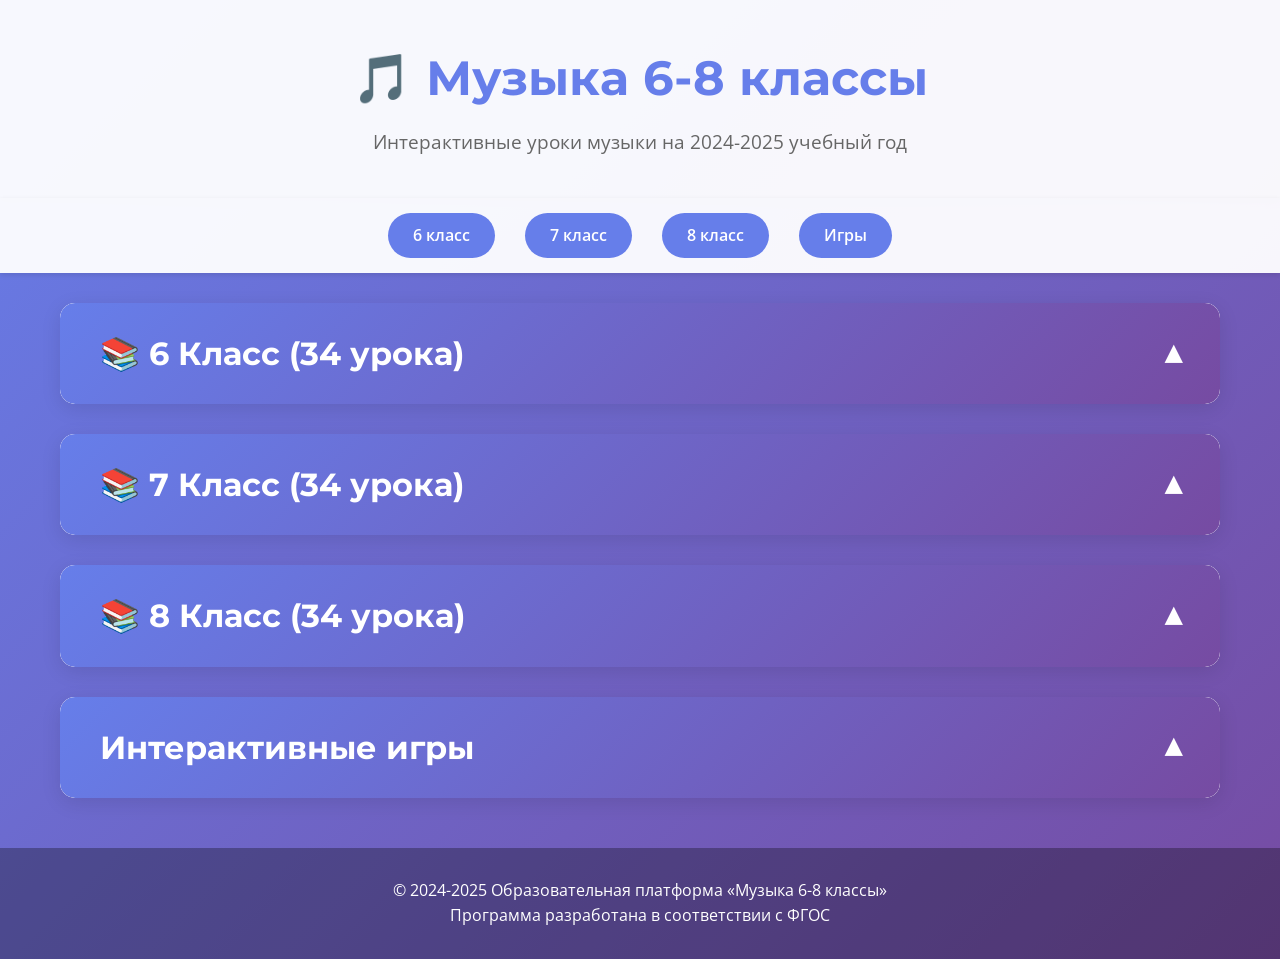
<file: index.html>
<!doctype html>
<html lang="ru">
  <head>
    <meta charset="UTF-8" />
    <meta name="viewport" content="width=device-width, initial-scale=1.0" />
    <title>Музыка 6-8 классы - Образовательная платформа</title>
    <link rel="stylesheet" href="style.css" />
    <link
      href="https://fonts.googleapis.com/css2?family=Montserrat:wght@400;600;700&family=Open+Sans:wght@400;600&display=swap"
      rel="stylesheet"
    />
  </head>
  <body>
    <header class="main-header">
      <div class="container">
        <h1>🎵 Музыка 6-8 классы</h1>
        <p class="subtitle">
          Интерактивные уроки музыки на 2024-2025 учебный год
        </p>
      </div>
    </header>

    <nav class="main-nav">
      <div class="container">
        <ul>
          <li><a href="#grade6" class="grade-btn">6 класс</a></li>
          <li><a href="#grade7" class="grade-btn">7 класс</a></li>
          <li><a href="#grade8" class="grade-btn">8 класс</a></li>
          <li><a href="#games" class="grade-btn">Игры</a></li>
        </ul>
      </div>
    </nav>

    <main class="container">
      <!-- 6 КЛАСС -->
      <section id="grade6" class="grade-section">
        <div class="grade-header" onclick="toggleGrade('grade6')">
          <h2>📚 6 Класс (34 урока)</h2>
          <span class="grade-arrow" id="arrow-grade6">▼</span>
        </div>
        <div class="grade-content" id="content-grade6">
          <div class="lessons-grid">
            <div class="lesson-card" data-lesson="1">
              <h3>Урок 1: «Подожди, не спеши, у берёз посиди...»</h3>
              <p>Народное искусство Древней Руси</p>
              <button class="start-btn" onclick="openLesson(6, 1)">
                Начать урок
              </button>
            </div>
            <div class="lesson-card" data-lesson="2">
              <h3>Урок 2: Современная музыкальная культура родного края</h3>
              <button class="start-btn" onclick="openLesson(6, 2)">
                Начать урок
              </button>
            </div>
            <div class="lesson-card" data-lesson="3">
              <h3>Урок 3: Обряды и обычаи в фольклоре</h3>
              <button class="start-btn" onclick="openLesson(6, 3)">
                Начать урок
              </button>
            </div>
            <div class="lesson-card" data-lesson="4">
              <h3>Урок 4: Народное искусство Древней Руси</h3>
              <button class="start-btn" onclick="openLesson(6, 4)">
                Начать урок
              </button>
            </div>
            <div class="lesson-card" data-lesson="5">
              <h3>Урок 5: Фольклорные традиции родного края</h3>
              <button class="start-btn" onclick="openLesson(6, 5)">
                Начать урок
              </button>
            </div>
            <div class="lesson-card" data-lesson="6">
              <h3>Урок 6: Мир чарующих звуков: романс</h3>
              <button class="start-btn" onclick="openLesson(6, 6)">
                Начать урок
              </button>
            </div>
            <div class="lesson-card" data-lesson="7">
              <h3>Урок 7: Два музыкальных посвящения</h3>
              <p>
                Посвящения в музыке: как композиторы выражают свои чувства через
                музыку
              </p>
              <button class="start-btn" onclick="openLesson(6, 7)">
                Начать урок
              </button>
            </div>
            <div class="lesson-card" data-lesson="8">
              <h3>Урок 8: Портреты великих исполнителей</h3>
              <p>Легендарные музыканты и их вклад в мировую культуру</p>
              <button class="start-btn" onclick="openLesson(6, 8)">
                Начать урок
              </button>
            </div>
            <div class="lesson-card" data-lesson="9">
              <h3>Урок 9: «Мозаика»</h3>
              <p>Разнообразие музыкальных жанров и стилей</p>
              <button class="start-btn" onclick="openLesson(6, 9)">
                Начать урок
              </button>
            </div>
            <div class="lesson-card" data-lesson="10">
              <h3>Урок 10: Образы симфонической музыки</h3>
              <p>Симфония как высшая форма инструментальной музыки</p>
              <button class="start-btn" onclick="openLesson(6, 10)">
                Начать урок
              </button>
            </div>
            <div class="lesson-card" data-lesson="11">
              <h3>Урок 11: Патриотические чувства народов России</h3>
              <p>Музыкальное выражение любви к Родине</p>
              <button class="start-btn" onclick="openLesson(6, 11)">
                Начать урок
              </button>
            </div>
            <div class="lesson-card" data-lesson="12">
              <h3>Урок 12: Мир музыкального театра</h3>
              <p>Опера и балет — синтез музыки и драматического искусства</p>
              <button class="start-btn" onclick="openLesson(6, 12)">
                Начать урок
              </button>
            </div>
            <div class="lesson-card" data-lesson="13">
              <h3>Урок 13: Фортуна правит миром</h3>
              <p>Тема судьбы и случая в музыкальном искусстве</p>
              <button class="start-btn" onclick="openLesson(6, 13)">
                Начать урок
              </button>
            </div>
            <div class="lesson-card" data-lesson="14">
              <h3>Урок 14: Образы камерной музыки</h3>
              <p>Камерная музыка для небольшого состава исполнителей</p>
              <button class="start-btn" onclick="openLesson(6, 14)">
                Начать урок
              </button>
            </div>
            <div class="lesson-card" data-lesson="15">
              <h3>Урок 15: Инструментальный концерт</h3>
              <p>Концерт как жанр классической музыки</p>
              <button class="start-btn" onclick="openLesson(6, 15)">
                Начать урок
              </button>
            </div>
            <div class="lesson-card" data-lesson="16">
              <h3>Урок 16: Вечные темы искусства и жизни</h3>
              <p>Любовь, смерть, природа — универсальные темы в музыке</p>
              <button class="start-btn" onclick="openLesson(6, 16)">
                Начать урок
              </button>
            </div>
            <div class="lesson-card" data-lesson="17">
              <h3>Урок 17: Программная увертюра. Увертюра-фантазия</h3>
              <p>Увертюра как самостоятельное оркестровое произведение</p>
              <button class="start-btn" onclick="openLesson(6, 17)">
                Начать урок
              </button>
            </div>
            <div class="lesson-card" data-lesson="18">
              <h3>Урок 18: По странам и континентам</h3>
              <p>Музыкальное путешествие по Европе</p>
              <button class="start-btn" onclick="openLesson(6, 18)">
                Начать урок
              </button>
            </div>
            <div class="lesson-card" data-lesson="19">
              <h3>Урок 19: По странам и континентам</h3>
              <p>Музыка Азии и Африки</p>
              <button class="start-btn" onclick="openLesson(6, 19)">
                Начать урок
              </button>
            </div>
            <div class="lesson-card" data-lesson="20">
              <h3>Урок 20: Народная музыка американского континента</h3>
              <p>Традиционная музыка Северной и Южной Америки</p>
              <button class="start-btn" onclick="openLesson(6, 20)">
                Начать урок
              </button>
            </div>
            <div class="lesson-card" data-lesson="21">
              <h3>Урок 21: Народная музыка американского континента</h3>
              <p>Латиноамериканские ритмы и мелодии</p>
              <button class="start-btn" onclick="openLesson(6, 21)">
                Начать урок
              </button>
            </div>
            <div class="lesson-card" data-lesson="22">
              <h3>Урок 22: Музыкальный образ и мастерство исполнителя</h3>
              <p>Роль исполнителя в создании музыкального образа</p>
              <button class="start-btn" onclick="openLesson(6, 22)">
                Начать урок
              </button>
            </div>
            <div class="lesson-card" data-lesson="23">
              <h3>Урок 23: Симфоническое развитие музыкальных образов</h3>
              <p>Как развиваются темы в симфонической музыке</p>
              <button class="start-btn" onclick="openLesson(6, 23)">
                Начать урок
              </button>
            </div>
            <div class="lesson-card" data-lesson="24">
              <h3>Урок 24: Симфоническое развитие музыкальных образов</h3>
              <p>Симфонические циклы и их структура</p>
              <button class="start-btn" onclick="openLesson(6, 24)">
                Начать урок
              </button>
            </div>
            <div class="lesson-card" data-lesson="25">
              <h3>Урок 25: Духовный концерт</h3>
              <p>Духовная музыка в концертном исполнении</p>
              <button class="start-btn" onclick="openLesson(6, 25)">
                Начать урок
              </button>
            </div>
            <div class="lesson-card" data-lesson="26">
              <h3>Урок 26: Духовный концерт</h3>
              <p>Хоровая духовная музыка русских композиторов</p>
              <button class="start-btn" onclick="openLesson(6, 26)">
                Начать урок
              </button>
            </div>
            <div class="lesson-card" data-lesson="27">
              <h3>Урок 27: Авторская песня: прошлое и настоящее</h3>
              <p>Бардовская песня как явление культуры</p>
              <button class="start-btn" onclick="openLesson(6, 27)">
                Начать урок
              </button>
            </div>
            <div class="lesson-card" data-lesson="28">
              <h3>
                Урок 28: Давайте понимать друг друга с полуслова: песни Булата
                Окуджавы
              </h3>
              <p>Творчество Булата Окуджавы — поэта и музыканта</p>
              <button class="start-btn" onclick="openLesson(6, 28)">
                Начать урок
              </button>
            </div>
            <div class="lesson-card" data-lesson="29">
              <h3>Урок 29: Космический пейзаж</h3>
              <p>Музыкальное изображение космоса и вселенной</p>
              <button class="start-btn" onclick="openLesson(6, 29)">
                Начать урок
              </button>
            </div>
            <div class="lesson-card" data-lesson="30">
              <h3>Урок 30: Мюзикл. Особенности жанра</h3>
              <p>Мюзикл как синтез музыки, танца и драмы</p>
              <button class="start-btn" onclick="openLesson(6, 30)">
                Начать урок
              </button>
            </div>
            <div class="lesson-card" data-lesson="31">
              <h3>Урок 31: Портрет в музыке и живописи</h3>
              <p>Создание музыкального портрета личности</p>
              <button class="start-btn" onclick="openLesson(6, 31)">
                Начать урок
              </button>
            </div>
            <div class="lesson-card" data-lesson="32">
              <h3>Урок 32: Ночной пейзаж</h3>
              <p>Ночные образы в классической музыке</p>
              <button class="start-btn" onclick="openLesson(6, 32)">
                Начать урок
              </button>
            </div>
            <div class="lesson-card" data-lesson="33">
              <h3>Урок 33: Музыка в отечественном кино</h3>
              <p>Роль музыки в российском кинематографе</p>
              <button class="start-btn" onclick="openLesson(6, 33)">
                Начать урок
              </button>
            </div>
            <div class="lesson-card" data-lesson="34">
              <h3>Урок 34: Образы киномузыки. Музыка в отечественном кино</h3>
              <p>Заключительный урок о музыке в кино</p>
              <button class="start-btn" onclick="openLesson(6, 34)">
                Начать урок
              </button>
            </div>
          </div>
          <p
            class="more-lessons"
            style="
              color: #4caf50;
              font-weight: bold;
              margin-top: 20px;
              text-align: center;
            "
          >
            ✅ Все 34 урока добавлены и готовы к работе!
          </p>
        </div>
      </section>

      <!-- 7 КЛАСС -->
      <section id="grade7" class="grade-section">
        <div class="grade-header" onclick="toggleGrade('grade7')">
          <h2>📚 7 Класс (34 урока)</h2>
          <span class="grade-arrow" id="arrow-grade7">▼</span>
        </div>
        <div class="grade-content" id="content-grade7">
          <div class="lessons-grid">
            <div class="lesson-card" data-lesson="1">
              <h3>Урок 1: Музыкальное путешествие: моя Россия</h3>
              <button class="start-btn" onclick="openLesson(7, 1)">
                Начать урок
              </button>
            </div>
            <div class="lesson-card" data-lesson="2">
              <h3>Урок 2: Семейный фольклор</h3>
              <button class="start-btn" onclick="openLesson(7, 2)">
                Начать урок
              </button>
            </div>
            <div class="lesson-card" data-lesson="3">
              <h3>Урок 3: Музыкальный народный календарь</h3>
              <button class="start-btn" onclick="openLesson(7, 3)">
                Начать урок
              </button>
            </div>
            <div class="lesson-card" data-lesson="4">
              <h3>Урок 4: Календарные народные песни</h3>
              <button class="start-btn" onclick="openLesson(7, 4)">
                Начать урок
              </button>
            </div>
            <div class="lesson-card" data-lesson="5">
              <h3>Урок 5: Этюды</h3>
              <button class="start-btn" onclick="openLesson(7, 5)">
                Начать урок
              </button>
            </div>
            <div class="lesson-card" data-lesson="6">
              <h3>Урок 6: «Я русский композитор, и... это русская музыка»</h3>
              <button class="start-btn" onclick="openLesson(7, 6)">
                Начать урок
              </button>
            </div>
            <div class="lesson-card" data-lesson="7">
              <h3>Урок 7: В музыкальном театре. Балет</h3>
              <button class="start-btn" onclick="openLesson(7, 7)">
                Начать урок
              </button>
            </div>
            <div class="lesson-card" data-lesson="8">
              <h3>Урок 8: Балеты</h3>
              <button class="start-btn" onclick="openLesson(7, 8)">
                Начать урок
              </button>
            </div>
            <div class="lesson-card" data-lesson="9">
              <h3>Урок 9: Вокальные циклы</h3>
              <button class="start-btn" onclick="openLesson(7, 9)">
                Начать урок
              </button>
            </div>
            <div class="lesson-card" data-lesson="10">
              <h3>Урок 10: Камерная музыка</h3>
              <button class="start-btn" onclick="openLesson(7, 10)">
                Начать урок
              </button>
            </div>
            <div class="lesson-card" data-lesson="11">
              <h3>Урок 11: В музыкальном театре</h3>
              <button class="start-btn" onclick="openLesson(7, 11)">
                Начать урок
              </button>
            </div>
            <div class="lesson-card" data-lesson="12">
              <h3>Урок 12: Судьба человеческая – судьба народная</h3>
              <button class="start-btn" onclick="openLesson(7, 12)">
                Начать урок
              </button>
            </div>
            <div class="lesson-card" data-lesson="13">
              <h3>Урок 13: Классика и современность</h3>
              <button class="start-btn" onclick="openLesson(7, 13)">
                Начать урок
              </button>
            </div>
            <div class="lesson-card" data-lesson="14">
              <h3>Урок 14: В концертном зале</h3>
              <button class="start-btn" onclick="openLesson(7, 14)">
                Начать урок
              </button>
            </div>
            <div class="lesson-card" data-lesson="15">
              <h3>Урок 15: Прелюдия</h3>
              <button class="start-btn" onclick="openLesson(7, 15)">
                Начать урок
              </button>
            </div>
            <div class="lesson-card" data-lesson="16">
              <h3>Урок 16: Концерт</h3>
              <button class="start-btn" onclick="openLesson(7, 16)">
                Начать урок
              </button>
            </div>
            <div class="lesson-card" data-lesson="17">
              <h3>Урок 17: Соната</h3>
              <button class="start-btn" onclick="openLesson(7, 17)">
                Начать урок
              </button>
            </div>
            <div class="lesson-card" data-lesson="18">
              <h3>Урок 18: По странам и континентам</h3>
              <button class="start-btn" onclick="openLesson(7, 18)">
                Начать урок
              </button>
            </div>
            <div class="lesson-card" data-lesson="19">
              <h3>Урок 19: Традиционная музыка народов Европы</h3>
              <button class="start-btn" onclick="openLesson(7, 19)">
                Начать урок
              </button>
            </div>
            <div class="lesson-card" data-lesson="20">
              <h3>Урок 20: Музыкальная драматургия - развитие музыки</h3>
              <button class="start-btn" onclick="openLesson(7, 20)">
                Начать урок
              </button>
            </div>
            <div class="lesson-card" data-lesson="21">
              <h3>Урок 21: Музыкальная драматургия - развитие музыки</h3>
              <button class="start-btn" onclick="openLesson(7, 21)">
                Начать урок
              </button>
            </div>
            <div class="lesson-card" data-lesson="22">
              <h3>
                Урок 22: Героические образы в музыке, литературе,
                изобразительном искусстве
              </h3>
              <button class="start-btn" onclick="openLesson(7, 22)">
                Начать урок
              </button>
            </div>
            <div class="lesson-card" data-lesson="23">
              <h3>Урок 23: Инструментальная музыка</h3>
              <button class="start-btn" onclick="openLesson(7, 23)">
                Начать урок
              </button>
            </div>
            <div class="lesson-card" data-lesson="24">
              <h3>Урок 24: Транскрипция</h3>
              <button class="start-btn" onclick="openLesson(7, 24)">
                Начать урок
              </button>
            </div>
            <div class="lesson-card" data-lesson="25">
              <h3>Урок 25: Музыкальный стиль</h3>
              <button class="start-btn" onclick="openLesson(7, 25)">
                Начать урок
              </button>
            </div>
            <div class="lesson-card" data-lesson="26">
              <h3>Урок 26: Сюжеты и образы религиозной музыки</h3>
              <button class="start-btn" onclick="openLesson(7, 26)">
                Начать урок
              </button>
            </div>
            <div class="lesson-card" data-lesson="27">
              <h3>Урок 27: Образы «Вечерни» и «Утрени»</h3>
              <button class="start-btn" onclick="openLesson(7, 27)">
                Начать урок
              </button>
            </div>
            <div class="lesson-card" data-lesson="28">
              <h3>Урок 28: Рок-опера «Иисус Христос — суперзвезда»</h3>
              <button class="start-btn" onclick="openLesson(7, 28)">
                Начать урок
              </button>
            </div>
            <div class="lesson-card" data-lesson="29">
              <h3>Урок 29: Рок-опера «Юнона и Авось» А. Рыбникова</h3>
              <button class="start-btn" onclick="openLesson(7, 29)">
                Начать урок
              </button>
            </div>
            <div class="lesson-card" data-lesson="30">
              <h3>Урок 30: «Рапсодия в стиле блюз» Дж. Гершвина</h3>
              <button class="start-btn" onclick="openLesson(7, 30)">
                Начать урок
              </button>
            </div>
            <div class="lesson-card" data-lesson="31">
              <h3>Урок 31: Популярные хиты</h3>
              <button class="start-btn" onclick="openLesson(7, 31)">
                Начать урок
              </button>
            </div>
            <div class="lesson-card" data-lesson="32">
              <h3>Урок 32: Симфоническая картина</h3>
              <button class="start-btn" onclick="openLesson(7, 32)">
                Начать урок
              </button>
            </div>
            <div class="lesson-card" data-lesson="33">
              <h3>Урок 33: Вечная красота жизни</h3>
              <button class="start-btn" onclick="openLesson(7, 33)">
                Начать урок
              </button>
            </div>
            <div class="lesson-card" data-lesson="34">
              <h3>
                Урок 34: Мир образов природы родного края в музыке, литературе,
                живописи
              </h3>
              <button class="start-btn" onclick="openLesson(7, 34)">
                Начать урок
              </button>
            </div>
          </div>
        </div>
      </section>

      <!-- 8 КЛАСС -->
      <section id="grade8" class="grade-section">
        <div class="grade-header" onclick="toggleGrade('grade8')">
          <h2>📚 8 Класс (34 урока)</h2>
          <span class="grade-arrow" id="arrow-grade8">▼</span>
        </div>
        <div class="grade-content" id="content-grade8">
          <div class="lessons-grid">
            <div class="lesson-card" data-lesson="1">
              <h3>Урок 1: Милый сердцу край</h3>
              <button class="start-btn" onclick="openLesson(8, 1)">
                Начать урок
              </button>
            </div>
            <div class="lesson-card" data-lesson="2">
              <h3>Урок 2: Исследовательский проект на одну из тем</h3>
              <button class="start-btn" onclick="openLesson(8, 2)">
                Начать урок
              </button>
            </div>
            <div class="lesson-card" data-lesson="3">
              <h3>Урок 3: Музыкальная панорама мира</h3>
              <button class="start-btn" onclick="openLesson(8, 3)">
                Начать урок
              </button>
            </div>
            <div class="lesson-card" data-lesson="4">
              <h3>Урок 4: Современная жизнь фольклора</h3>
              <button class="start-btn" onclick="openLesson(8, 4)">
                Начать урок
              </button>
            </div>
            <div class="lesson-card" data-lesson="5">
              <h3>Урок 5: Классика балетного жанра</h3>
              <button class="start-btn" onclick="openLesson(8, 5)">
                Начать урок
              </button>
            </div>
            <div class="lesson-card" data-lesson="6">
              <h3>Урок 6: В музыкальном театре</h3>
              <button class="start-btn" onclick="openLesson(8, 6)">
                Начать урок
              </button>
            </div>
            <div class="lesson-card" data-lesson="7">
              <h3>Урок 7: В концертном зале</h3>
              <button class="start-btn" onclick="openLesson(8, 7)">
                Начать урок
              </button>
            </div>
            <div class="lesson-card" data-lesson="8">
              <h3>Урок 8: Музыкальная панорама мира</h3>
              <button class="start-btn" onclick="openLesson(8, 8)">
                Начать урок
              </button>
            </div>
            <div class="lesson-card" data-lesson="9">
              <h3>Урок 9: Исследовательский проект</h3>
              <button class="start-btn" onclick="openLesson(8, 9)">
                Начать урок
              </button>
            </div>
            <div class="lesson-card" data-lesson="10">
              <h3>Урок 10: В музыкальном театре. Опера</h3>
              <button class="start-btn" onclick="openLesson(8, 10)">
                Начать урок
              </button>
            </div>
            <div class="lesson-card" data-lesson="11">
              <h3>Урок 11: «Князь Игорь»</h3>
              <button class="start-btn" onclick="openLesson(8, 11)">
                Начать урок
              </button>
            </div>
            <div class="lesson-card" data-lesson="12">
              <h3>Урок 12: Опера: строение музыкального спектакля</h3>
              <button class="start-btn" onclick="openLesson(8, 12)">
                Начать урок
              </button>
            </div>
            <div class="lesson-card" data-lesson="13">
              <h3>Урок 13: Портреты великих исполнителей</h3>
              <button class="start-btn" onclick="openLesson(8, 13)">
                Начать урок
              </button>
            </div>
            <div class="lesson-card" data-lesson="14">
              <h3>Урок 14: Музыкальные зарисовки</h3>
              <button class="start-btn" onclick="openLesson(8, 14)">
                Начать урок
              </button>
            </div>
            <div class="lesson-card" data-lesson="15">
              <h3>Урок 15: Симфония: прошлое и настоящее</h3>
              <button class="start-btn" onclick="openLesson(8, 15)">
                Начать урок
              </button>
            </div>
            <div class="lesson-card" data-lesson="16">
              <h3>Урок 16: Приёмы музыкальной драматургии</h3>
              <button class="start-btn" onclick="openLesson(8, 16)">
                Начать урок
              </button>
            </div>
            <div class="lesson-card" data-lesson="17">
              <h3>Урок 17: Лирико-драматическая симфония</h3>
              <button class="start-btn" onclick="openLesson(8, 17)">
                Начать урок
              </button>
            </div>
            <div class="lesson-card" data-lesson="18">
              <h3>Урок 18: Лирико-драматическая симфония</h3>
              <button class="start-btn" onclick="openLesson(8, 18)">
                Начать урок
              </button>
            </div>
            <div class="lesson-card" data-lesson="19">
              <h3>
                Урок 19: Воплощение восточной тематики в творчестве русских
                композиторов
              </h3>
              <button class="start-btn" onclick="openLesson(8, 19)">
                Начать урок
              </button>
            </div>
            <div class="lesson-card" data-lesson="20">
              <h3>
                Урок 20: Воплощение восточной тематики в творчестве русских
                композиторов
              </h3>
              <button class="start-btn" onclick="openLesson(8, 20)">
                Начать урок
              </button>
            </div>
            <div class="lesson-card" data-lesson="21">
              <h3>Урок 21: Музыкальные завещания потомкам</h3>
              <button class="start-btn" onclick="openLesson(8, 21)">
                Начать урок
              </button>
            </div>
            <div class="lesson-card" data-lesson="22">
              <h3>Урок 22: Музыкальные завещания потомкам</h3>
              <button class="start-btn" onclick="openLesson(8, 22)">
                Начать урок
              </button>
            </div>
            <div class="lesson-card" data-lesson="23">
              <h3>Урок 23: Музыка в храмовом синтезе искусств</h3>
              <button class="start-btn" onclick="openLesson(8, 23)">
                Начать урок
              </button>
            </div>
            <div class="lesson-card" data-lesson="24">
              <h3>
                Урок 24: Неизвестный Свиридов «О России петь — что стремиться в
                храм...»
              </h3>
              <button class="start-btn" onclick="openLesson(8, 24)">
                Начать урок
              </button>
            </div>
            <div class="lesson-card" data-lesson="25">
              <h3>Урок 25: Свет фресок Дионисия — миру</h3>
              <button class="start-btn" onclick="openLesson(8, 25)">
                Начать урок
              </button>
            </div>
            <div class="lesson-card" data-lesson="26">
              <h3>Урок 26: Классика в современной обработке</h3>
              <button class="start-btn" onclick="openLesson(8, 26)">
                Начать урок
              </button>
            </div>
            <div class="lesson-card" data-lesson="27">
              <h3>Урок 27: В музыкальном театре. Мюзикл</h3>
              <button class="start-btn" onclick="openLesson(8, 27)">
                Начать урок
              </button>
            </div>
            <div class="lesson-card" data-lesson="28">
              <h3>Урок 28: Популярные авторы мюзиклов в России</h3>
              <button class="start-btn" onclick="openLesson(8, 28)">
                Начать урок
              </button>
            </div>
            <div class="lesson-card" data-lesson="29">
              <h3>Урок 29: «Музыканты — извечные маги»</h3>
              <button class="start-btn" onclick="openLesson(8, 29)">
                Начать урок
              </button>
            </div>
            <div class="lesson-card" data-lesson="30">
              <h3>Урок 30: «Музыканты — извечные маги»</h3>
              <button class="start-btn" onclick="openLesson(8, 30)">
                Начать урок
              </button>
            </div>
            <div class="lesson-card" data-lesson="31">
              <h3>Урок 31: Музыка в кино</h3>
              <button class="start-btn" onclick="openLesson(8, 31)">
                Начать урок
              </button>
            </div>
            <div class="lesson-card" data-lesson="32">
              <h3>
                Урок 32: Жанры фильма-оперы, фильма-балета, фильма-мюзикла,
                музыкального мультфильма
              </h3>
              <button class="start-btn" onclick="openLesson(8, 32)">
                Начать урок
              </button>
            </div>
            <div class="lesson-card" data-lesson="33">
              <h3>Урок 33: Музыка к фильму «Властелин колец»</h3>
              <button class="start-btn" onclick="openLesson(8, 33)">
                Начать урок
              </button>
            </div>
            <div class="lesson-card" data-lesson="34">
              <h3>Урок 34: Музыка и песни Б.Окуджавы</h3>
              <button class="start-btn" onclick="openLesson(8, 34)">
                Начать урок
              </button>
            </div>
          </div>
        </div>
      </section>
      <!-- ИГРЫ -->
      <section id="games" class="games-section">
        <div class="grade-header" onclick="toggleGrade('games')">
          <h2>Интерактивные игры</h2>
          <span class="grade-arrow" id="arrow-games">▼</span>
        </div>
        <div class="grade-content" id="content-games">
          <div class="games-grid">
            <div class="game-card">
              <h3>📝 Кроссворд</h3>
              <p>Проверьте свои знания музыкальных терминов</p>
              <button onclick="openGame('crossword')">Играть</button>
            </div>
            <div class="game-card">
              <h3>🔤 Филворд</h3>
              <p>Найдите слова в сетке букв</p>
              <button onclick="openGame('wordsearch')">Играть</button>
            </div>
            <div class="game-card">
              <h3>😊 Эмодзи-шарада</h3>
              <p>Угадайте музыкальные произведения по эмодзи</p>
              <button onclick="openGame('emoji')">Играть</button>
            </div>
            <div class="game-card">
              <h3>🧩 Ребусы</h3>
              <p>Разгадайте музыкальные ребусы</p>
              <button onclick="openGame('rebus')">Играть</button>
            </div>
          </div>
        </div>
      </section>
    </main>
    <footer>
      <div class="container">
        <p>&copy; 2024-2025 Образовательная платформа «Музыка 6-8 классы»</p>
        <p>Программа разработана в соответствии с ФГОС</p>
      </div>
    </footer>

    <script src="script.js"></script>
  </body>
</html>
</file>
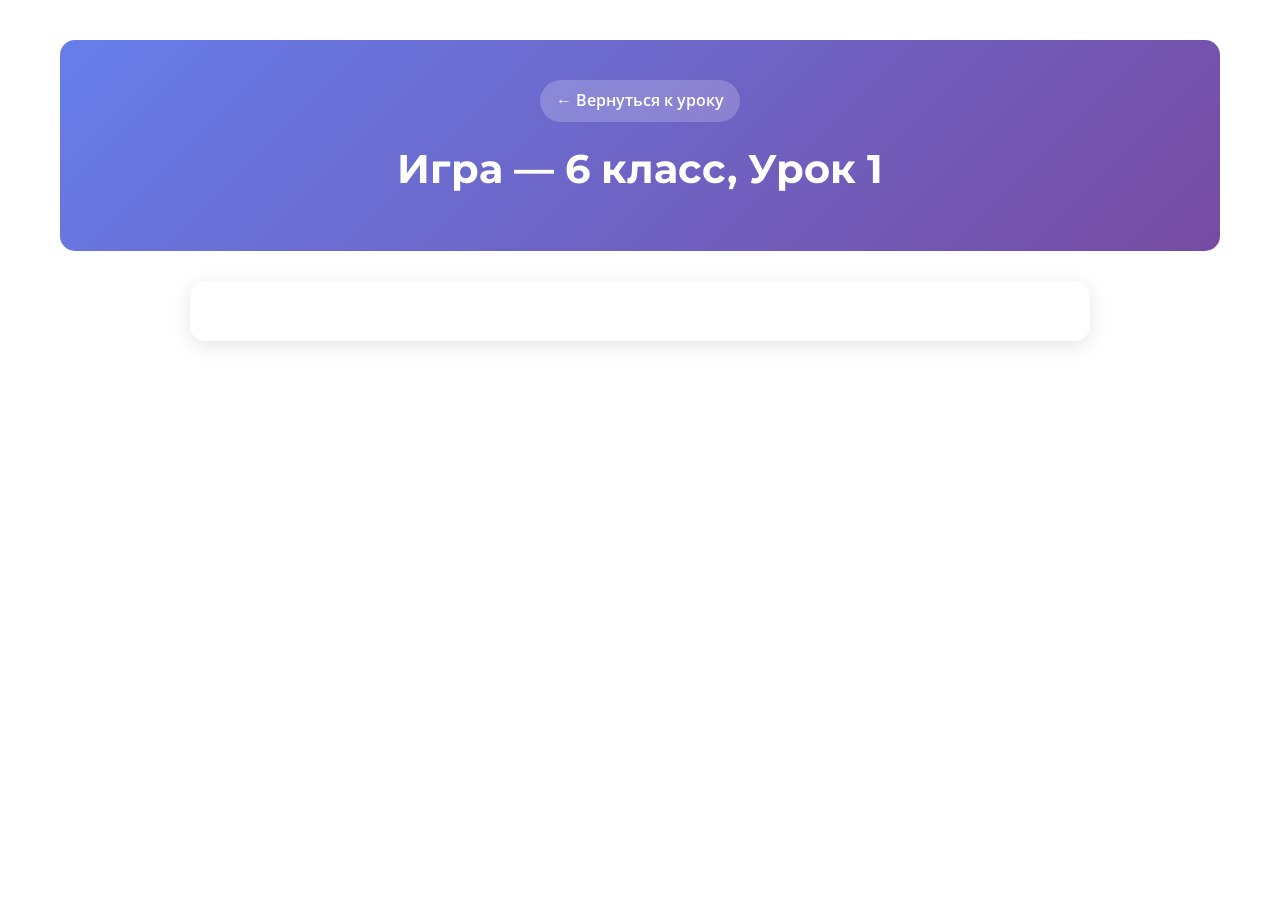
<file: game.html>
<!DOCTYPE html>
<html lang="ru">
<head>
    <meta charset="UTF-8">
    <meta name="viewport" content="width=device-width, initial-scale=1.0">
    <title>Игра - Музыка 6-8 классы</title>
    <link rel="stylesheet" href="style.css">
    <link href="https://fonts.googleapis.com/css2?family=Montserrat:wght@400;600;700&family=Open+Sans:wght@400;600&display=swap" rel="stylesheet">
</head>
<body>
    <div class="lesson-page">
        <div class="container">
            <div class="lesson-header">
                <a href="javascript:history.back()" class="back-btn">← Вернуться к уроку</a>
                <h1 id="game-title">Игра</h1>
            </div>
            <div class="game-container" id="game-container">
                <!-- Игра загрузится сюда -->
            </div>
        </div>
    </div>
    <script src="script.js"></script>
    <script src="games.js"></script>
</body>
</html>
</file>
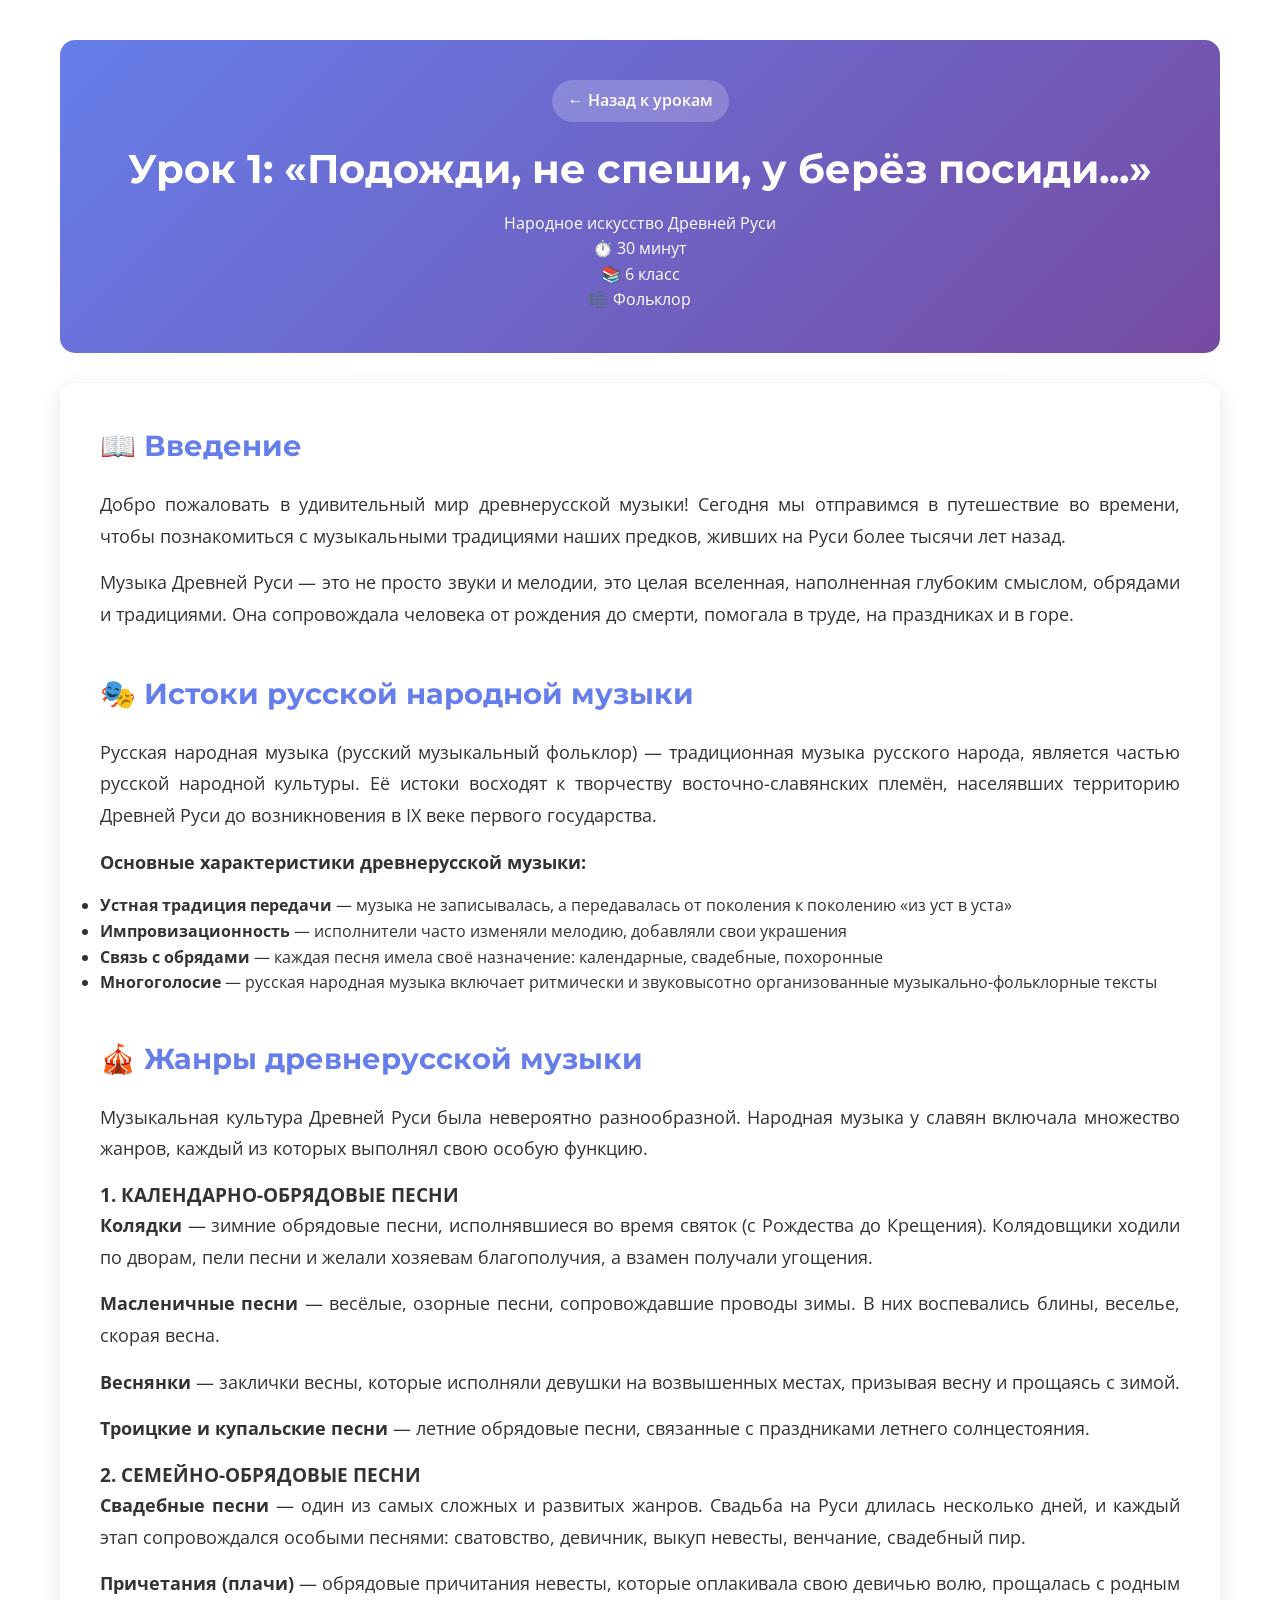
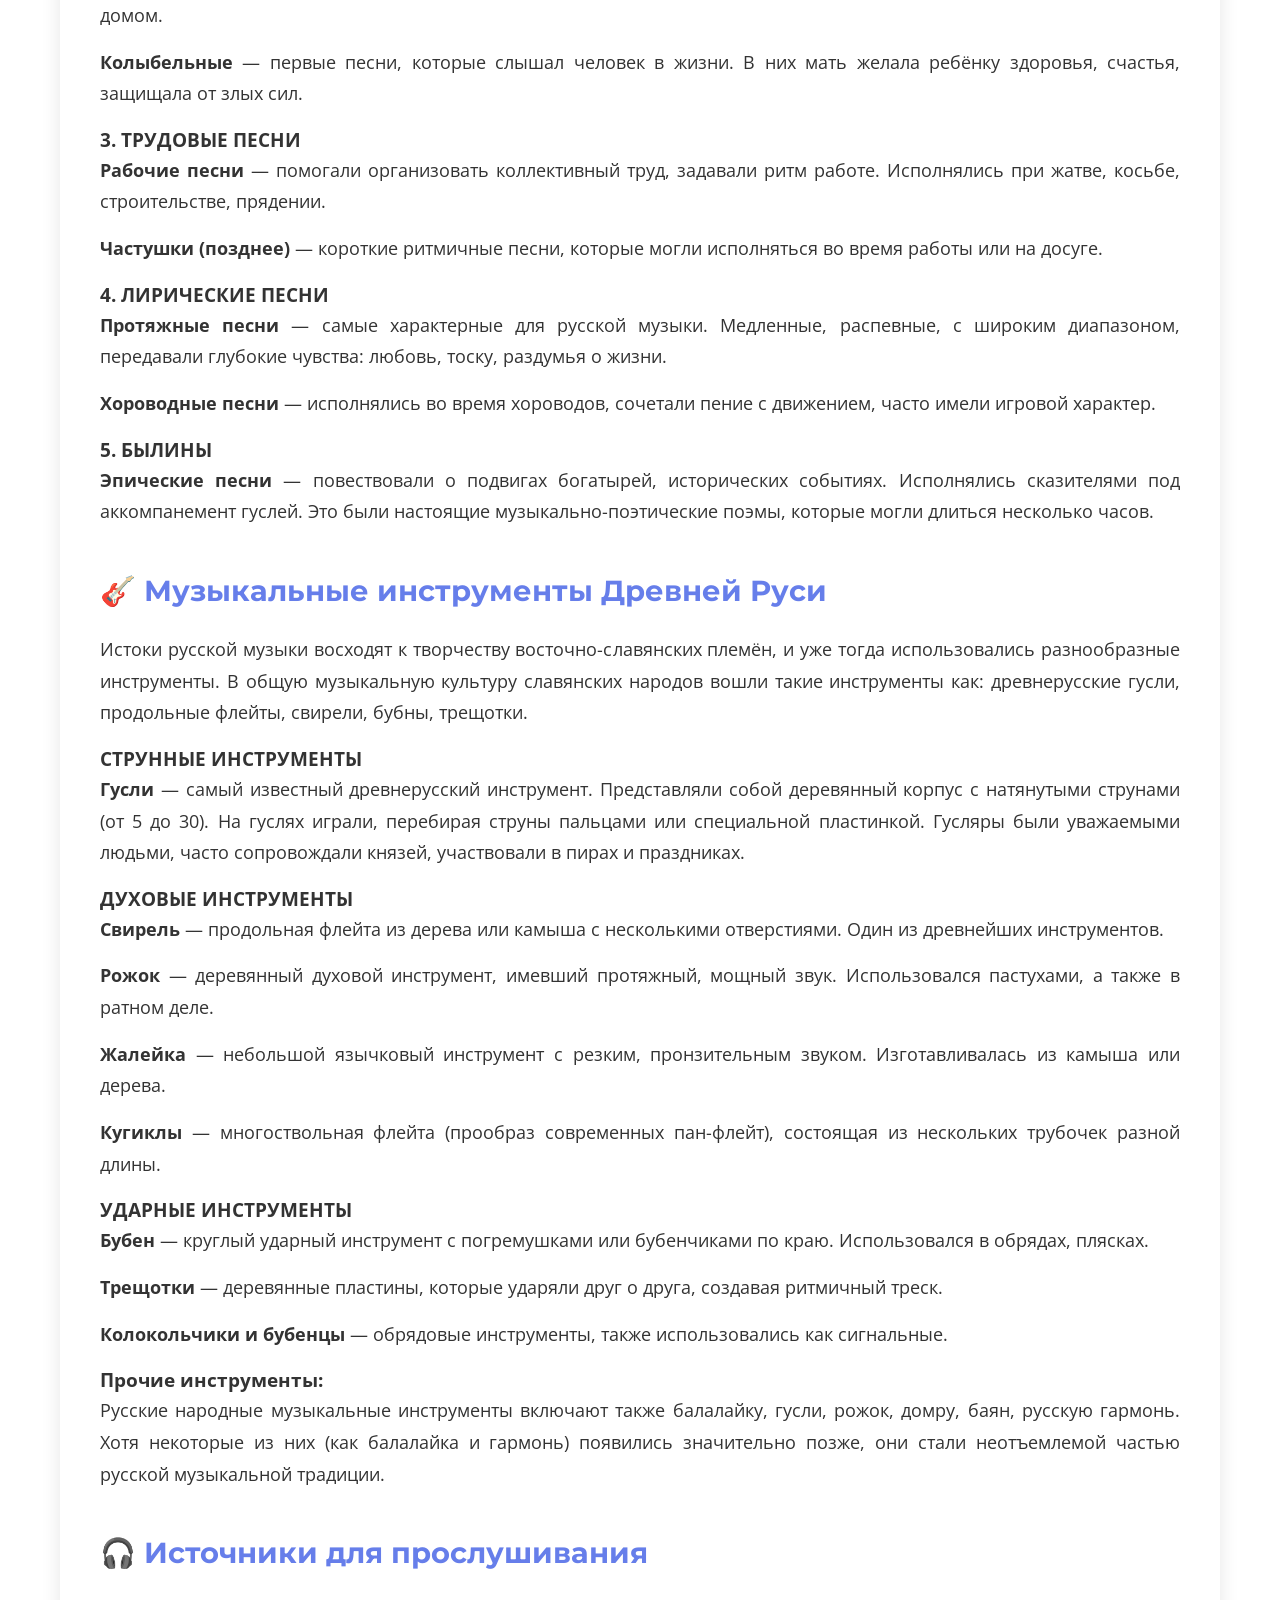
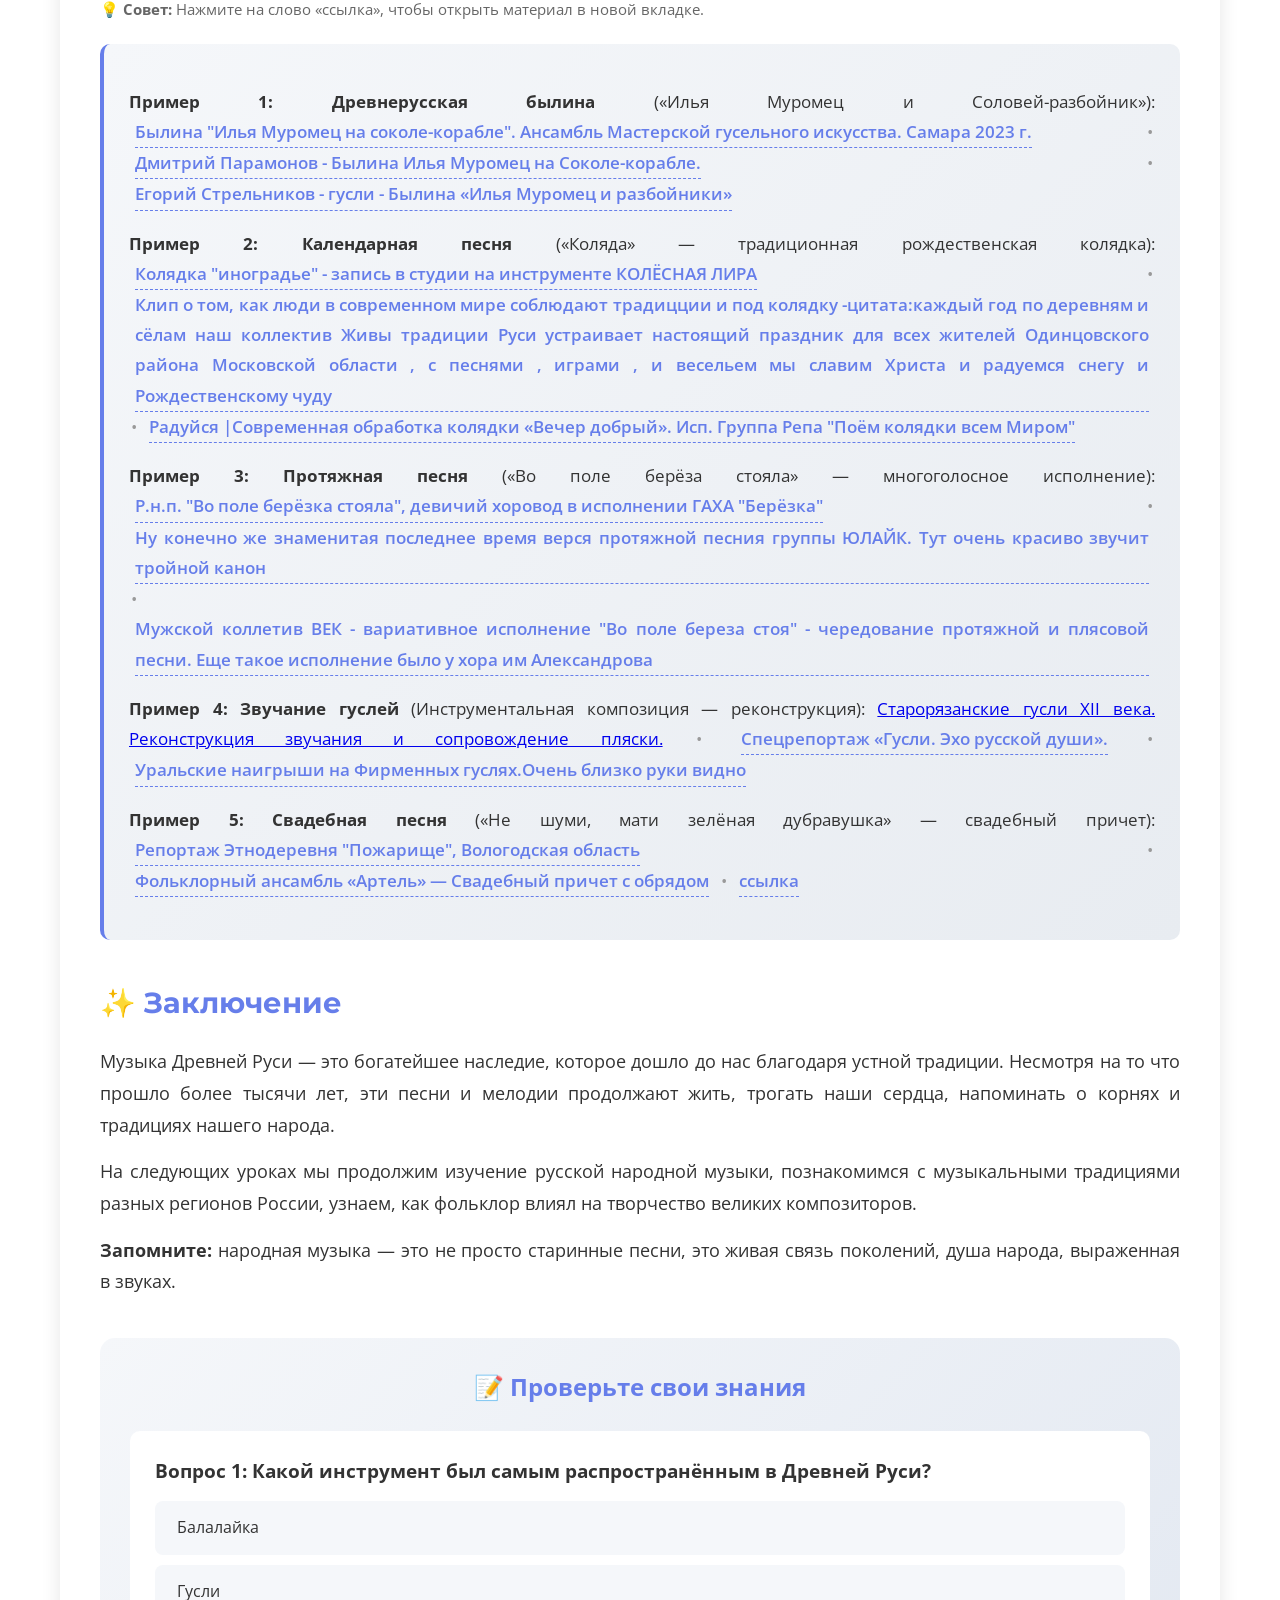
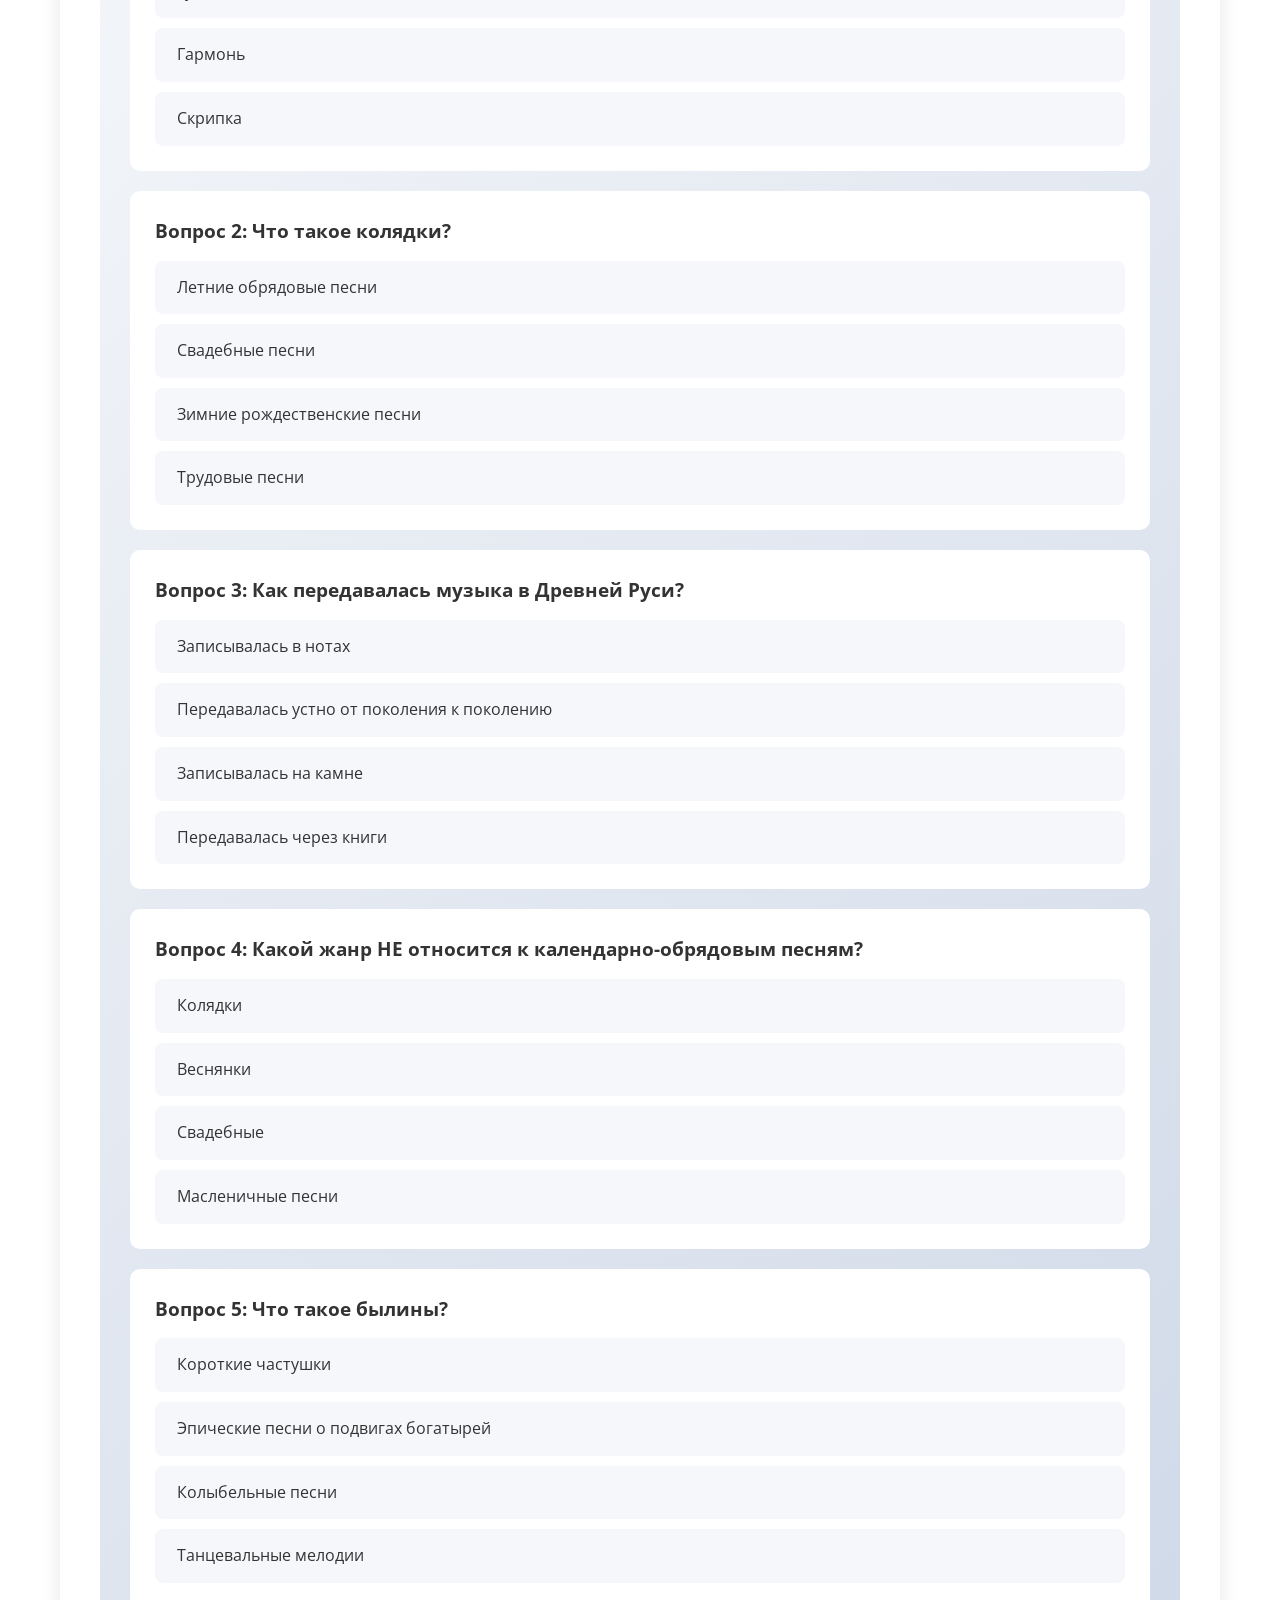
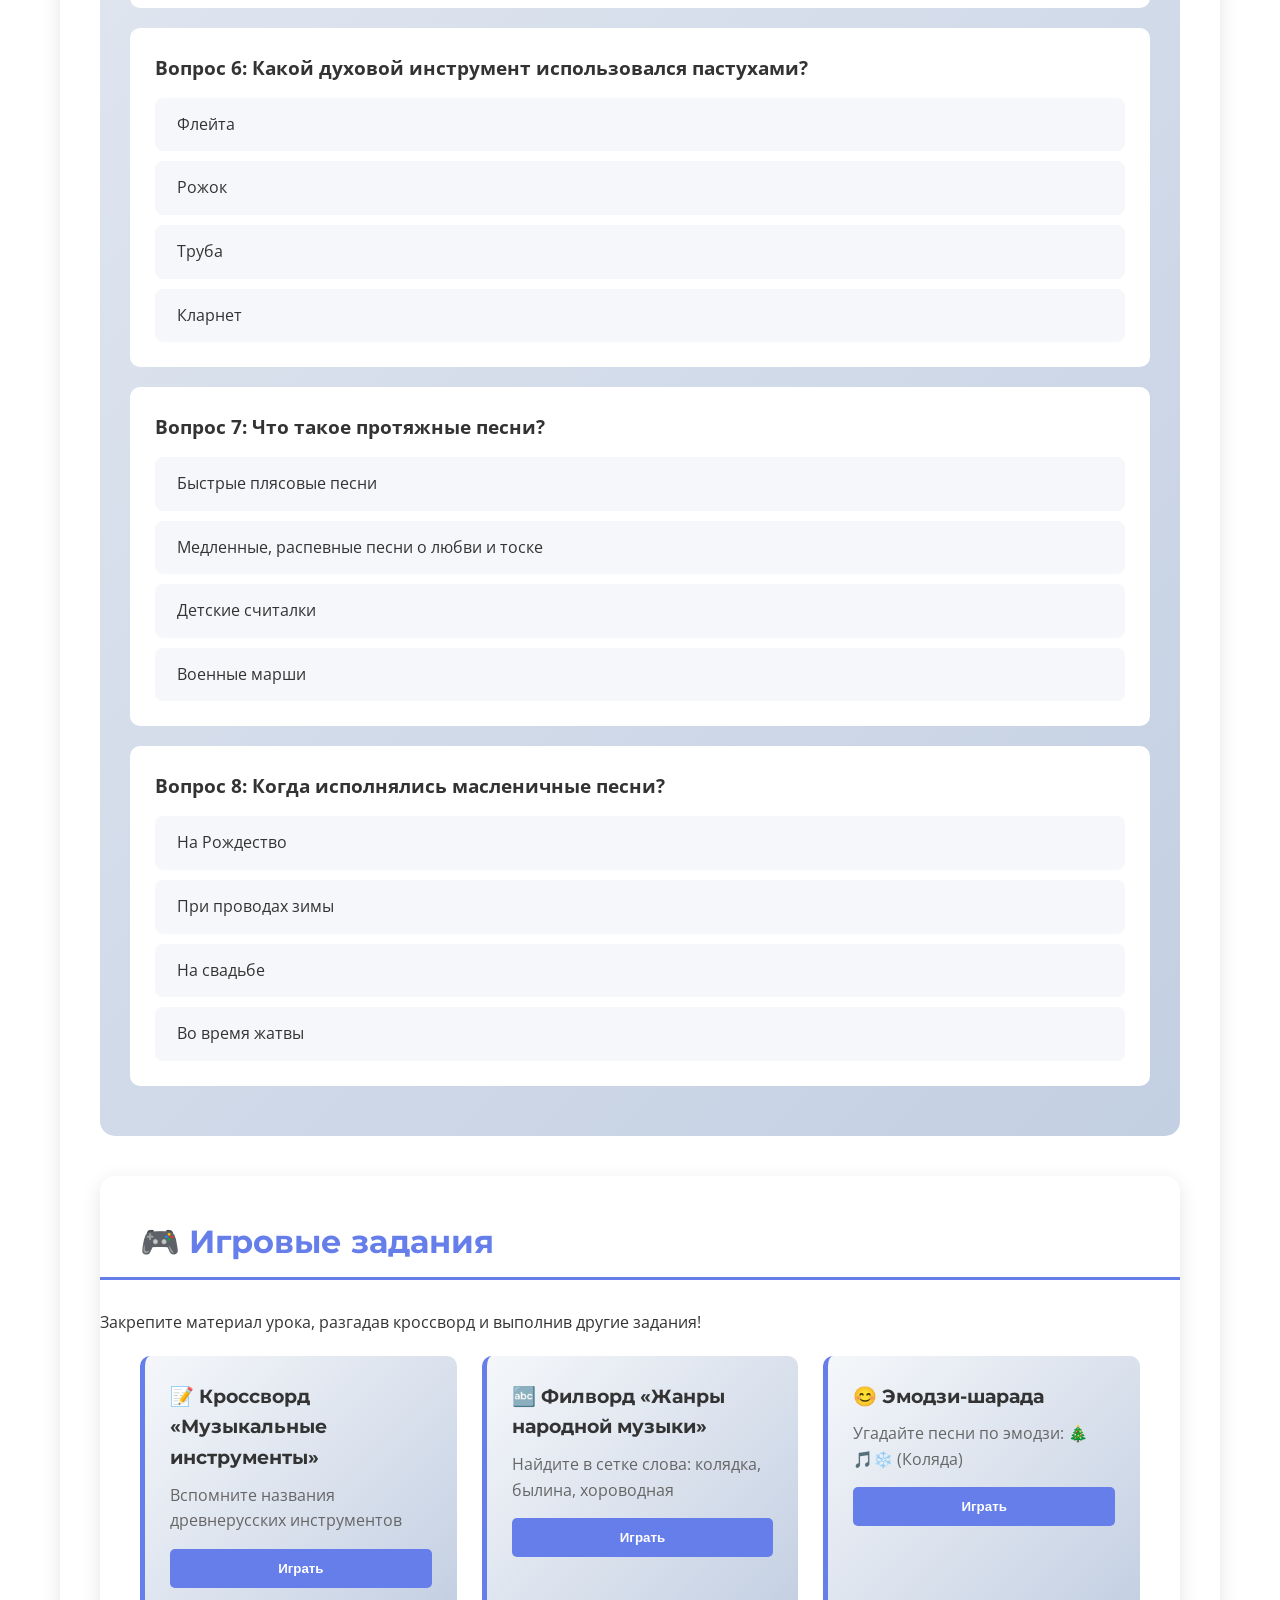
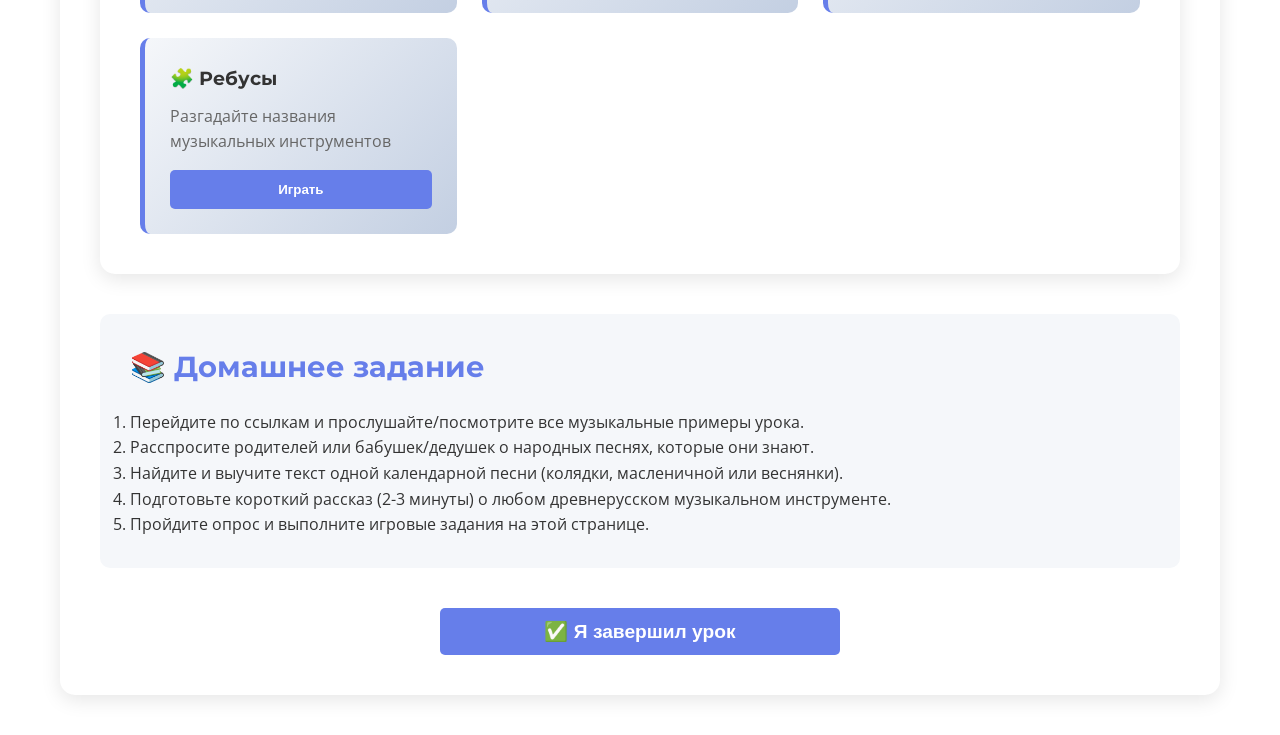
<file: lesson1-grade6.html>
<!DOCTYPE html>
<html lang="ru">
<head>
    <meta charset="UTF-8">
    <meta name="viewport" content="width=device-width, initial-scale=1.0">
    <title>Урок 1: Народное искусство Древней Руси - 6 класс</title>
    <link rel="stylesheet" href="style.css">
    <link href="https://fonts.googleapis.com/css2?family=Montserrat:wght@400;600;700&family=Open+Sans:wght@400;600&display=swap" rel="stylesheet">
    
    <!-- Дополнительные стили для красивых ссылок-источников -->
    <style>
        .sources-container {
            background: linear-gradient(135deg, #f5f7fa 0%, #e8ecf1 100%);
            padding: 25px;
            border-radius: 10px;
            border-left: 4px solid #667eea;
        }
        .sources-container p {
            margin: 18px 0;
            line-height: 1.8;
            font-size: 1.05em;
        }
        .source-link {
            display: inline-block;
            color: #667eea;
            text-decoration: none;
            font-weight: 600;
            border-bottom: 1px dashed #667eea;
            margin: 0 6px;
            transition: all 0.2s ease;
        }
        .source-link:hover {
            color: #764ba2;
            border-bottom-style: solid;
            transform: translateY(-1px);
        }
        .separator {
            color: #999;
            margin: 0 2px;
        }
    </style>
</head>
<body>
    <div class="lesson-page">
        <div class="container">
            <div class="lesson-header">
                <a href="index.html" class="back-btn">← Назад к урокам</a>
                <h1> Урок 1: «Подожди, не спеши, у берёз посиди...»</h1>
                <p class="lesson-subtitle">Народное искусство Древней Руси</p>
                <div class="lesson-meta">
                    <div class="meta-item">⏱️ 30 минут</div>
                    <div class="meta-item">📚 6 класс</div>
                    <div class="meta-item">🎼 Фольклор</div>
                </div>
            </div>

            <div class="lesson-content">
                <!-- ВВЕДЕНИЕ -->
                <div class="lesson-section">
                    <h2>📖 Введение</h2>
                    <p>
                        Добро пожаловать в удивительный мир древнерусской музыки! Сегодня мы отправимся 
                        в путешествие во времени, чтобы познакомиться с музыкальными традициями наших 
                        предков, живших на Руси более тысячи лет назад.
                    </p>
                    <p>
                        Музыка Древней Руси — это не просто звуки и мелодии, это целая вселенная, 
                        наполненная глубоким смыслом, обрядами и традициями. Она сопровождала человека 
                        от рождения до смерти, помогала в труде, на праздниках и в горе.
                    </p>
                </div>

                <!-- ОСНОВНАЯ ЧАСТЬ 1 -->
                <div class="lesson-section">
                    <h2>🎭 Истоки русской народной музыки</h2>
                    <p>
                        Русская народная музыка (русский музыкальный фольклор) — традиционная музыка 
                        русского народа, является частью русской народной культуры. Её истоки 
                        восходят к творчеству восточно-славянских племён, населявших территорию 
                        Древней Руси до возникновения в IX веке первого государства.
                    </p>
                    <p>
                        <strong>Основные характеристики древнерусской музыки:</strong>
                    </p>
                    <ul>
                        <li><strong>Устная традиция передачи</strong> — музыка не записывалась, а передавалась 
                        от поколения к поколению «из уст в уста»</li>
                        <li><strong>Импровизационность</strong> — исполнители часто изменяли мелодию, 
                        добавляли свои украшения</li>
                        <li><strong>Связь с обрядами</strong> — каждая песня имела своё назначение: 
                        календарные, свадебные, похоронные</li>
                        <li><strong>Многоголосие</strong> — русская народная музыка включает ритмически 
                        и звуковысотно организованные музыкально-фольклорные тексты</li>
                    </ul>
                </div>

                <!-- ОСНОВНАЯ ЧАСТЬ 2 -->
                <div class="lesson-section">
                    <h2>🎪 Жанры древнерусской музыки</h2>
                    <p>
                        Музыкальная культура Древней Руси была невероятно разнообразной. Народная музыка 
                        у славян включала множество жанров, каждый из которых выполнял свою особую функцию.
                    </p>
                    
                    <h3>1. КАЛЕНДАРНО-ОБРЯДОВЫЕ ПЕСНИ</h3>
                    <p>
                        <strong>Колядки</strong> — зимние обрядовые песни, исполнявшиеся во время 
                        святок (с Рождества до Крещения). Колядовщики ходили по дворам, пели песни 
                        и желали хозяевам благополучия, а взамен получали угощения.
                    </p>
                    <p>
                        <strong>Масленичные песни</strong> — весёлые, озорные песни, сопровождавшие 
                        проводы зимы. В них воспевались блины, веселье, скорая весна.
                    </p>
                    <p>
                        <strong>Веснянки</strong> — заклички весны, которые исполняли девушки на 
                        возвышенных местах, призывая весну и прощаясь с зимой.
                    </p>
                    <p>
                        <strong>Троицкие и купальские песни</strong> — летние обрядовые песни, 
                        связанные с праздниками летнего солнцестояния.
                    </p>

                    <h3>2. СЕМЕЙНО-ОБРЯДОВЫЕ ПЕСНИ</h3>
                    <p>
                        <strong>Свадебные песни</strong> — один из самых сложных и развитых жанров. 
                        Свадьба на Руси длилась несколько дней, и каждый этап сопровождался 
                        особыми песнями: сватовство, девичник, выкуп невесты, венчание, свадебный пир.
                    </p>
                    <p>
                        <strong>Причетания (плачи)</strong> — обрядовые причитания невесты, которые 
                        оплакивала свою девичью волю, прощалась с родным домом.
                    </p>
                    <p>
                        <strong>Колыбельные</strong> — первые песни, которые слышал человек в жизни. 
                        В них мать желала ребёнку здоровья, счастья, защищала от злых сил.
                    </p>

                    <h3>3. ТРУДОВЫЕ ПЕСНИ</h3>
                    <p>
                        <strong>Рабочие песни</strong> — помогали организовать коллективный труд, 
                        задавали ритм работе. Исполнялись при жатве, косьбе, строительстве, 
                        прядении.
                    </p>
                    <p>
                        <strong>Частушки (позднее)</strong> — короткие ритмичные песни, которые 
                        могли исполняться во время работы или на досуге.
                    </p>

                    <h3>4. ЛИРИЧЕСКИЕ ПЕСНИ</h3>
                    <p>
                        <strong>Протяжные песни</strong> — самые характерные для русской музыки. 
                        Медленные, распевные, с широким диапазоном, передавали глубокие чувства: 
                        любовь, тоску, раздумья о жизни.
                    </p>
                    <p>
                        <strong>Хороводные песни</strong> — исполнялись во время хороводов, 
                        сочетали пение с движением, часто имели игровой характер.
                    </p>

                    <h3>5. БЫЛИНЫ</h3>
                    <p>
                        <strong>Эпические песни</strong> — повествовали о подвигах богатырей, 
                        исторических событиях. Исполнялись сказителями под аккомпанемент гуслей. 
                        Это были настоящие музыкально-поэтические поэмы, которые могли длиться 
                        несколько часов.
                    </p>
                </div>

                <!-- ОСНОВНАЯ ЧАСТЬ 3 -->
                <div class="lesson-section">
                    <h2>🎸 Музыкальные инструменты Древней Руси</h2>
                    <p>
                        Истоки русской музыки восходят к творчеству восточно-славянских племён, 
                        и уже тогда использовались разнообразные инструменты. В общую 
                        музыкальную культуру славянских народов вошли такие инструменты как: 
                        древнерусские гусли, продольные флейты, свирели, бубны, трещотки.
                    </p>

                    <h3>СТРУННЫЕ ИНСТРУМЕНТЫ</h3>
                    <p>
                        <strong>Гусли</strong> — самый известный древнерусский инструмент. 
                        Представляли собой деревянный корпус с натянутыми струнами (от 5 до 30). 
                        На гуслях играли, перебирая струны пальцами или специальной пластинкой. 
                        Гусляры были уважаемыми людьми, часто сопровождали князей, участвовали 
                        в пирах и праздниках.
                    </p>

                    <h3>ДУХОВЫЕ ИНСТРУМЕНТЫ</h3>
                    <p>
                        <strong>Свирель</strong> — продольная флейта из дерева или камыша с 
                        несколькими отверстиями. Один из древнейших инструментов.
                    </p>
                    <p>
                        <strong>Рожок</strong> — деревянный духовой инструмент, имевший 
                        протяжный, мощный звук. Использовался пастухами, а также в ратном деле.
                    </p>
                    <p>
                        <strong>Жалейка</strong> — небольшой язычковый инструмент с резким, 
                        пронзительным звуком. Изготавливалась из камыша или дерева.
                    </p>
                    <p>
                        <strong>Кугиклы</strong> — многоствольная флейта (прообраз современных 
                        пан-флейт), состоящая из нескольких трубочек разной длины.
                    </p>

                    <h3>УДАРНЫЕ ИНСТРУМЕНТЫ</h3>
                    <p>
                        <strong>Бубен</strong> — круглый ударный инструмент с погремушками или 
                        бубенчиками по краю. Использовался в обрядах, плясках.
                    </p>
                    <p>
                        <strong>Трещотки</strong> — деревянные пластины, которые ударяли друг 
                        о друга, создавая ритмичный треск.
                    </p>
                    <p>
                        <strong>Колокольчики и бубенцы</strong> — обрядовые инструменты, также 
                        использовались как сигнальные.
                    </p>

                    <h3>Прочие инструменты:</h3>
                    <p>
                        Русские народные музыкальные инструменты включают также балалайку, 
                        гусли, рожок, домру, баян, русскую гармонь. Хотя некоторые из 
                        них (как балалайка и гармонь) появились значительно позже, они стали 
                        неотъемлемой частью русской музыкальной традиции.
                    </p>
                </div>

                <!-- ИСТОЧНИКИ ДЛЯ ПРОСЛУШИВАНИЯ (УПРОЩЕННЫЙ ВАРИАНТ) -->
                <div class="lesson-section">
                    <h2>🎧 Источники для прослушивания</h2>
                    <p style="margin-bottom: 20px; color: #666; font-size: 0.95em;">
                        💡 <strong>Совет:</strong> Нажмите на слово «ссылка», чтобы открыть материал в новой вкладке.
                    </p>
                    
                    <div class="sources-container">
                        <p>
                            <strong>Пример 1: Древнерусская былина</strong> («Илья Муромец и Соловей-разбойник»): 
                            <a href="https://vkvideo.ru/video-16088523_456239589" target="_blank" class="source-link">Былина "Илья Муромец на соколе-корабле". Ансамбль Мастерской гусельного искусства. Самара 2023 г.</a>
                            <span class="separator">•</span>
                            <a href="https://vkvideo.ru/video-78587763_456239078" target="_blank" class="source-link">Дмитрий Парамонов - Былина Илья Муромец на Соколе-корабле.</a>
                            <span class="separator">•</span>
                            <a href="https://vk.ru/audio288963033_387487718_86d43b108996b54108" target="_blank" class="source-link">Егорий Стрельников - гусли - Былина «Илья Муромец и разбойники» </a>
                        </p>

                        <p>
                            <strong>Пример 2: Календарная песня</strong> («Коляда» — традиционная рождественская колядка): 
                            <a href="https://vkvideo.ru/video-23217281_456239276" target="_blank" class="source-link">Колядка "иноградье" - запись в студии на инструменте КОЛЁСНАЯ ЛИРА</a>
                            <span class="separator">•</span>
                            <a href="https://vkvideo.ru/clip518518997_456239026" target="_blank" class="source-link">Клип о том, как люди в современном мире соблюдают традицции и под колядку -цитата:каждый год по деревням и сёлам наш коллектив Живы традиции Руси устраивает настоящий праздник для всех жителей Одинцовского района Московской области , с песнями , играми , и весельем мы славим Христа и радуемся снегу и Рождественскому чуду</a>
                            <span class="separator">•</span>
                            <a href="https://vkvideo.ru/video-209957910_456239219" target="_blank" class="source-link">Радуйся |Современная обработка колядки «Вечер добрый». Исп.  Группа Репа "Поём колядки всем Миром"</a>
                        </p>

                        <p>
                            <strong>Пример 3: Протяжная песня</strong> («Во поле берёза стояла» — многоголосное исполнение): 
                            <a href="https://vkvideo.ru/video-56931698_171305686" target="_blank" class="source-link">Р.н.п. "Во поле берёзка стояла", девичий хоровод в исполнении ГАХА "Берёзка"</a>
                            <span class="separator">•</span>
                            <a href="https://vkvideo.ru/video-55172500_456239183" target="_blank" class="source-link">Ну конечно же знаменитая последнее время верся протяжной песния группы ЮЛАЙК. Тут очень красиво звучит тройной канон</a>
                            <span class="separator">•</span>
                            <a href="https://vk.ru/audio-2001497768_141497768_46d868ca2883a0b019" target="_blank" class="source-link">Мужской коллетив ВЕК - вариативное исполнение "Во поле береза стоя" - чередование протяжной и плясовой песни. Еще такое исполнение было у хора им Александрова</a>
                        </p>

                        <p>
                            <strong>Пример 4: Звучание гуслей</strong> (Инструментальная композиция — реконструкция): 
                            <a href="https://vkvideo.ru/video-16088523_456239614?t=9s">Старорязанские гусли XII века. Реконструкция звучания и сопровождение пляски.</a>
                            <span class="separator">•</span>
                            <a href="https://vk.ru/gusliclub?spm=a2ty_o01.29997173.0.0.499255fbHLJImZ&w=wall-16088523_9606&z=video-16088523_456239606" target="_blank" class="source-link">Спецрепортаж «Гусли. Эхо русской души».</a>
                            <span class="separator">•</span>
                            <a href="https://vkvideo.ru/video-16088523_456239593?pl=-16088523_-2" target="_blank" class="source-link">Уральские наигрыши на Фирменных гуслях.Очень близко руки видно</a>
                        </p>

                        <p>
                            <strong>Пример 5: Свадебная песня</strong> («Не шуми, мати зелёная дубравушка» — свадебный причет): 
                            <a href="https://vkvideo.ru/video-74227904_456240349" target="_blank" class="source-link">Репортаж Этнодеревня "Пожарище", Вологодская область</a>
                            <span class="separator">•</span>
                            <a href="https://vkvideo.ru/video-227740573_456239040" target="_blank" class="source-link">Фольклорный ансамбль «Артель» — Свадебный причет с обрядом</a>
                            <span class="separator">•</span>
                            <a href="audio/grade6/lesson1/svadebnaya.mp3" target="_blank" class="source-link">ссылка</a>
                        </p>
                    </div>
                </div>

                <!-- ЗАКЛЮЧЕНИЕ -->
                <div class="lesson-section">
                    <h2>✨ Заключение</h2>
                    <p>
                        Музыка Древней Руси — это богатейшее наследие, которое дошло до нас 
                        благодаря устной традиции. Несмотря на то что прошло более тысячи лет, 
                        эти песни и мелодии продолжают жить, трогать наши сердца, напоминать 
                        о корнях и традициях нашего народа.
                    </p>
                    <p>
                        На следующих уроках мы продолжим изучение русской народной музыки, 
                        познакомимся с музыкальными традициями разных регионов России, 
                        узнаем, как фольклор влиял на творчество великих композиторов.
                    </p>
                    <p>
                        <strong>Запомните:</strong> народная музыка — это не просто старинные 
                        песни, это живая связь поколений, душа народа, выраженная в звуках.
                    </p>
                </div>

                <!-- ОПРОС -->
                <div class="quiz-container" id="quiz">
                    <h2>📝 Проверьте свои знания</h2>
                    <div id="quiz-content">
                        <!-- Вопросы будут загружены из quiz.js -->
                    </div>
                </div>

                <!-- ИГРОВЫЕ ЗАДАНИЯ -->
                <div class="games-section" style="margin-top: 40px;">
                    <h2>🎮 Игровые задания</h2>
                    <p style="margin-bottom: 20px;">Закрепите материал урока, разгадав кроссворд и выполнив другие задания!</p>
                    
                    <div class="games-grid">
                        <div class="game-card">
                            <h3>📝 Кроссворд «Музыкальные инструменты»</h3>
                            <p>Вспомните названия древнерусских инструментов</p>
                            <button onclick="openGame('crossword', 6, 1)">Играть</button>
                        </div>
                        <div class="game-card">
                            <h3>🔤 Филворд «Жанры народной музыки»</h3>
                            <p>Найдите в сетке слова: колядка, былина, хороводная</p>
                            <button onclick="openGame('wordsearch', 6, 1)">Играть</button>
                        </div>
                        <div class="game-card">
                            <h3>😊 Эмодзи-шарада</h3>
                            <p>Угадайте песни по эмодзи: 🎄🎵❄️ (Коляда)</p>
                            <button onclick="openGame('emoji', 6, 1)">Играть</button>
                        </div>
                        <div class="game-card">
                            <h3>🧩 Ребусы</h3>
                            <p>Разгадайте названия музыкальных инструментов</p>
                            <button onclick="openGame('rebus', 6, 1)">Играть</button>
                        </div>
                    </div>
                </div>

                <!-- ДОМАШНЕЕ ЗАДАНИЕ -->
                <div class="lesson-section" style="background: #f5f7fa; padding: 30px; border-radius: 10px; margin-top: 40px;">
                    <h2>📚 Домашнее задание</h2>
                    <ol>
                        <li>Перейдите по ссылкам и прослушайте/посмотрите все музыкальные примеры урока.</li>
                        <li>Расспросите родителей или бабушек/дедушек о народных песнях, которые они знают.</li>
                        <li>Найдите и выучите текст одной календарной песни (колядки, масленичной или веснянки).</li>
                        <li>Подготовьте короткий рассказ (2-3 минуты) о любом древнерусском музыкальном инструменте.</li>
                        <li>Пройдите опрос и выполните игровые задания на этой странице.</li>
                    </ol>
                </div>

                <!-- КНОПКА ЗАВЕРШЕНИЯ -->
                <div style="text-align: center; margin-top: 40px;">
                    <button class="start-btn" onclick="completeLesson(6, 1)" style="max-width: 400px; font-size: 1.2em;">
                        ✅ Я завершил урок
                    </button>
                </div>
            </div>
        </div>
    </div>

    <script src="script.js"></script>
    <script src="quiz.js"></script>
    <script src="games.js"></script>
</body>
</html>
</file>
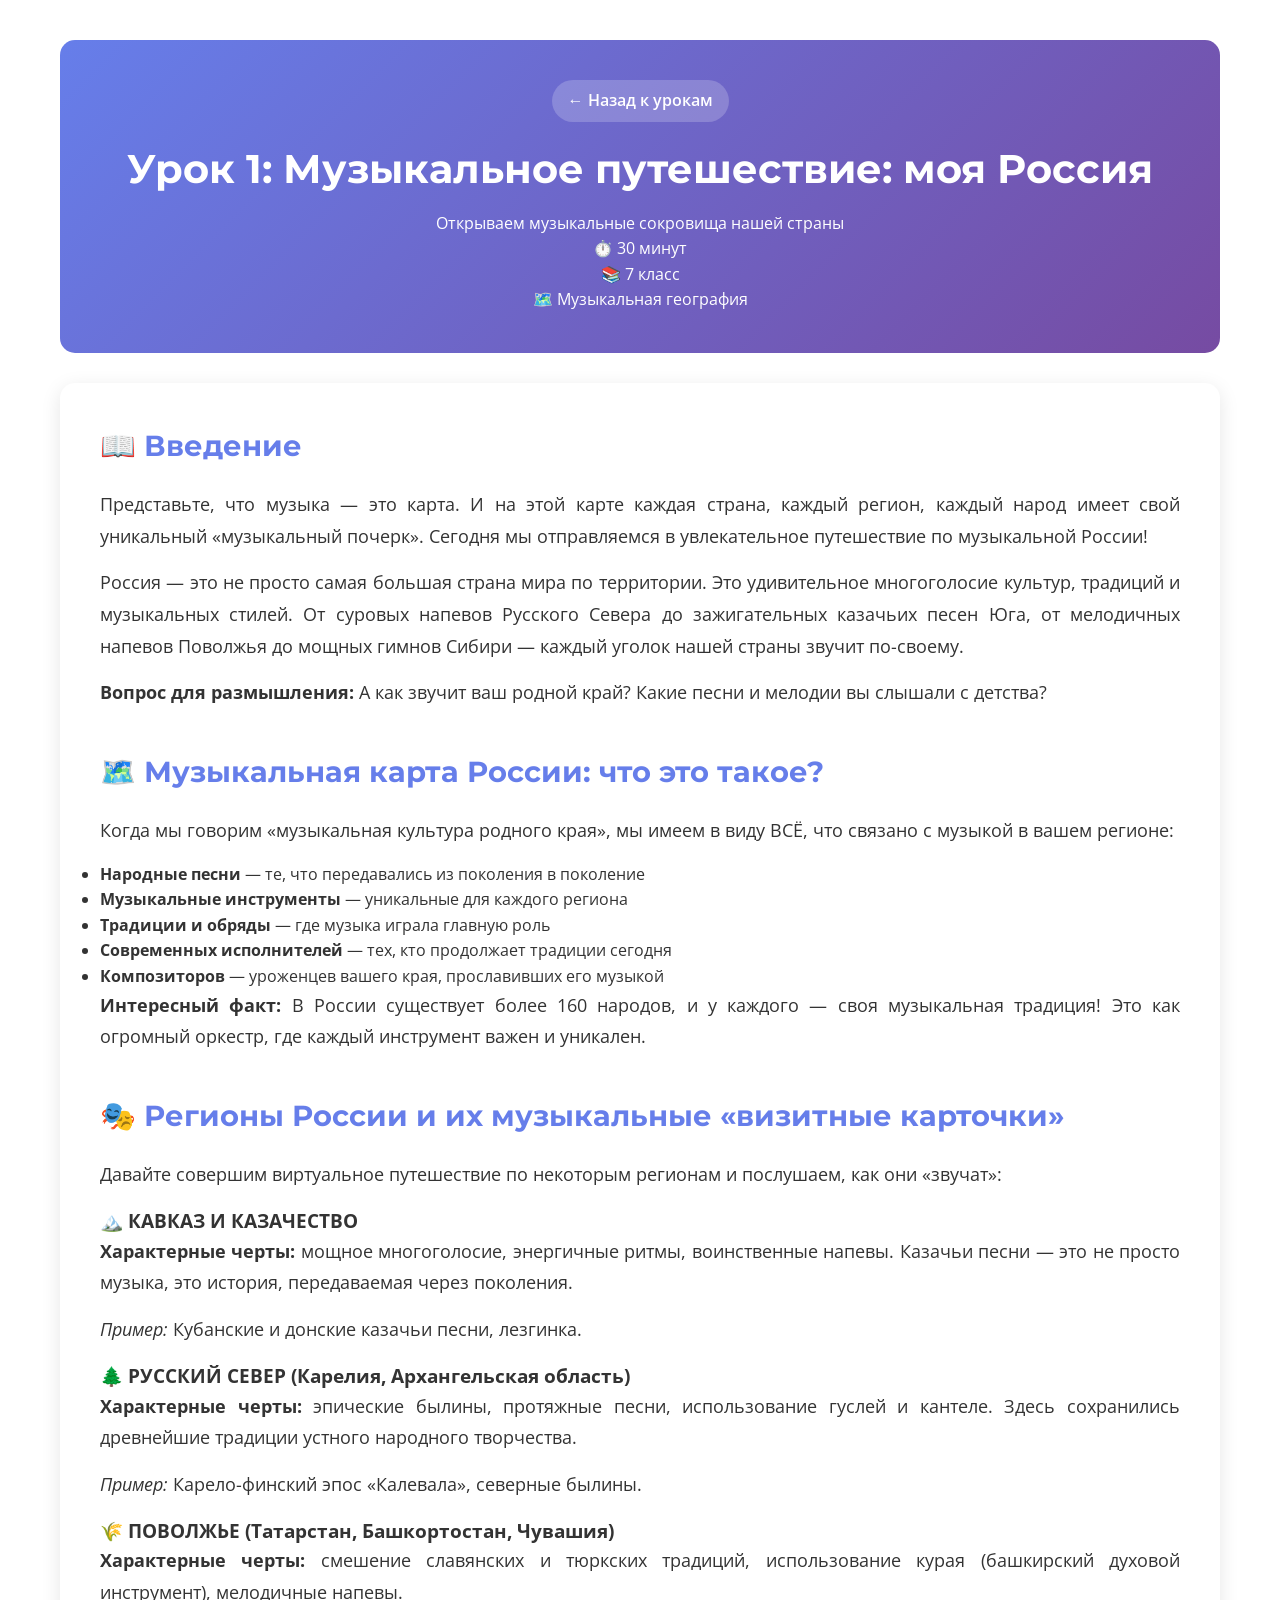
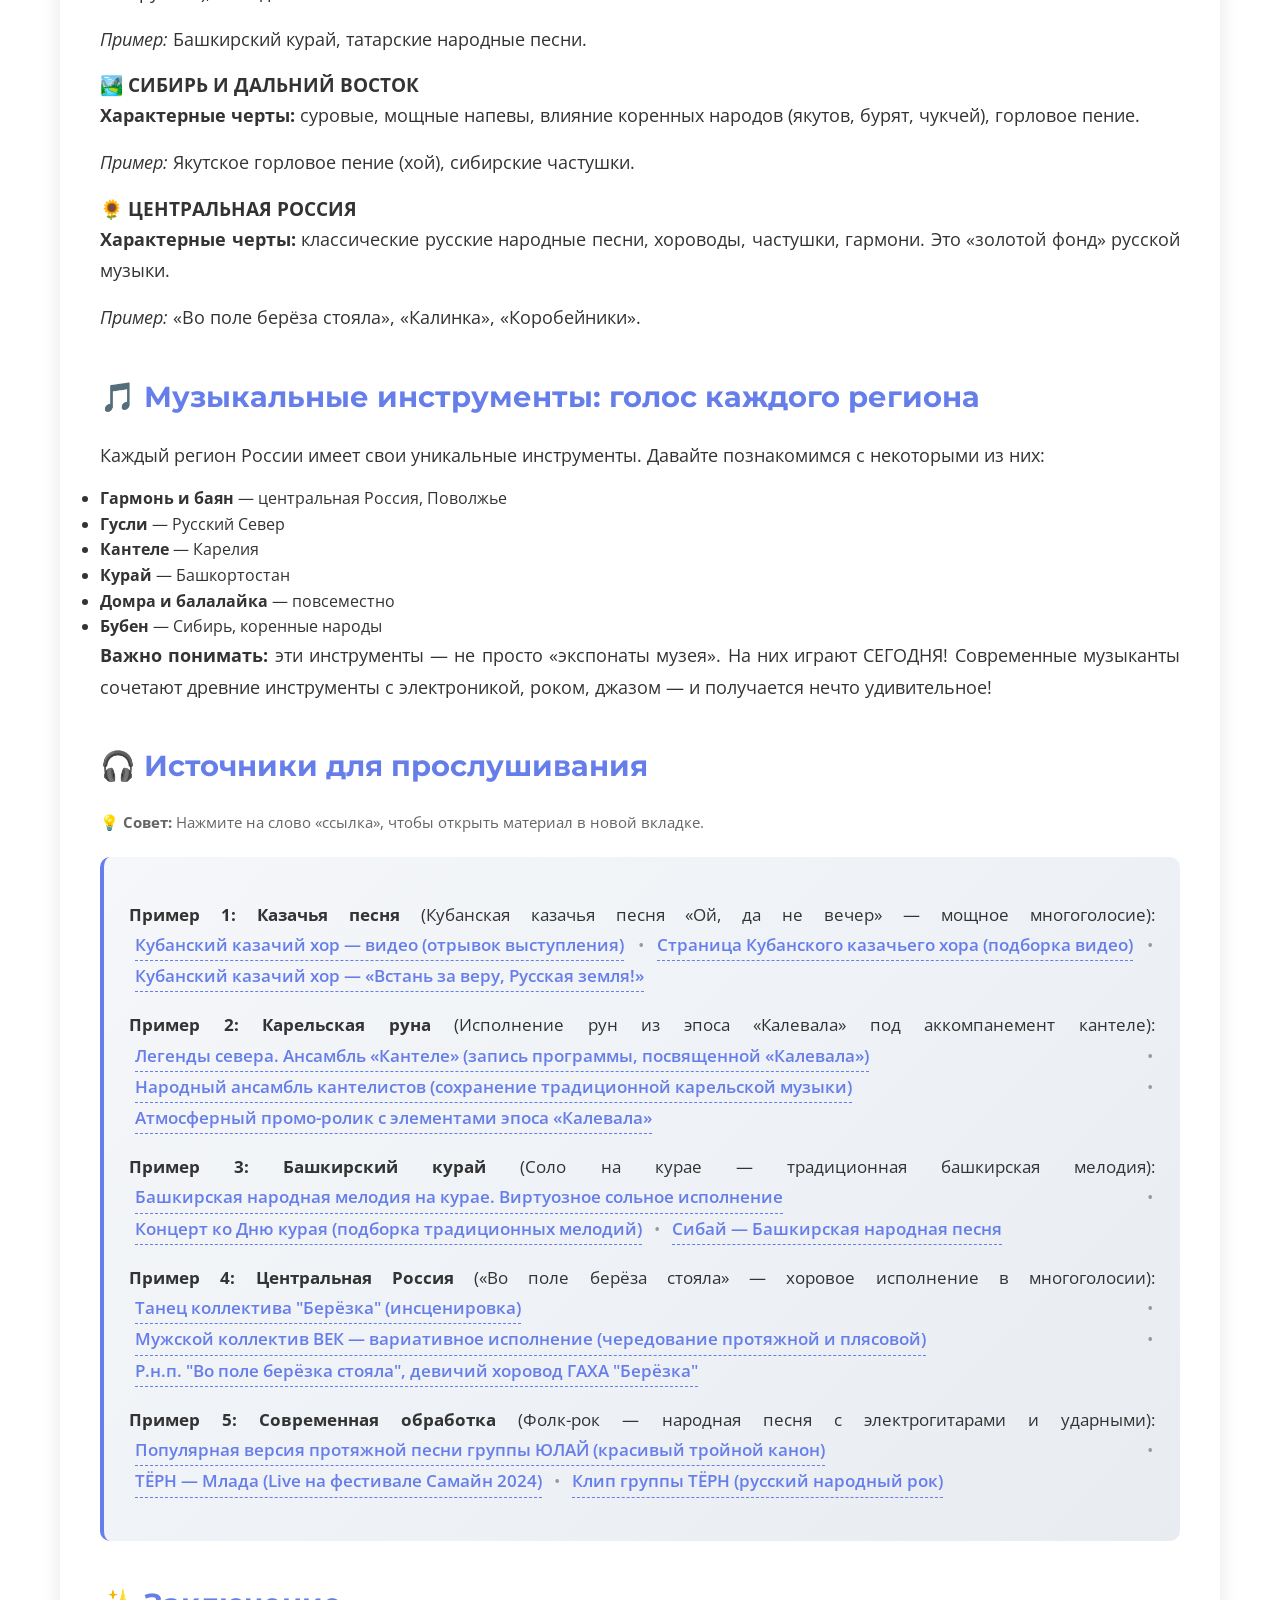
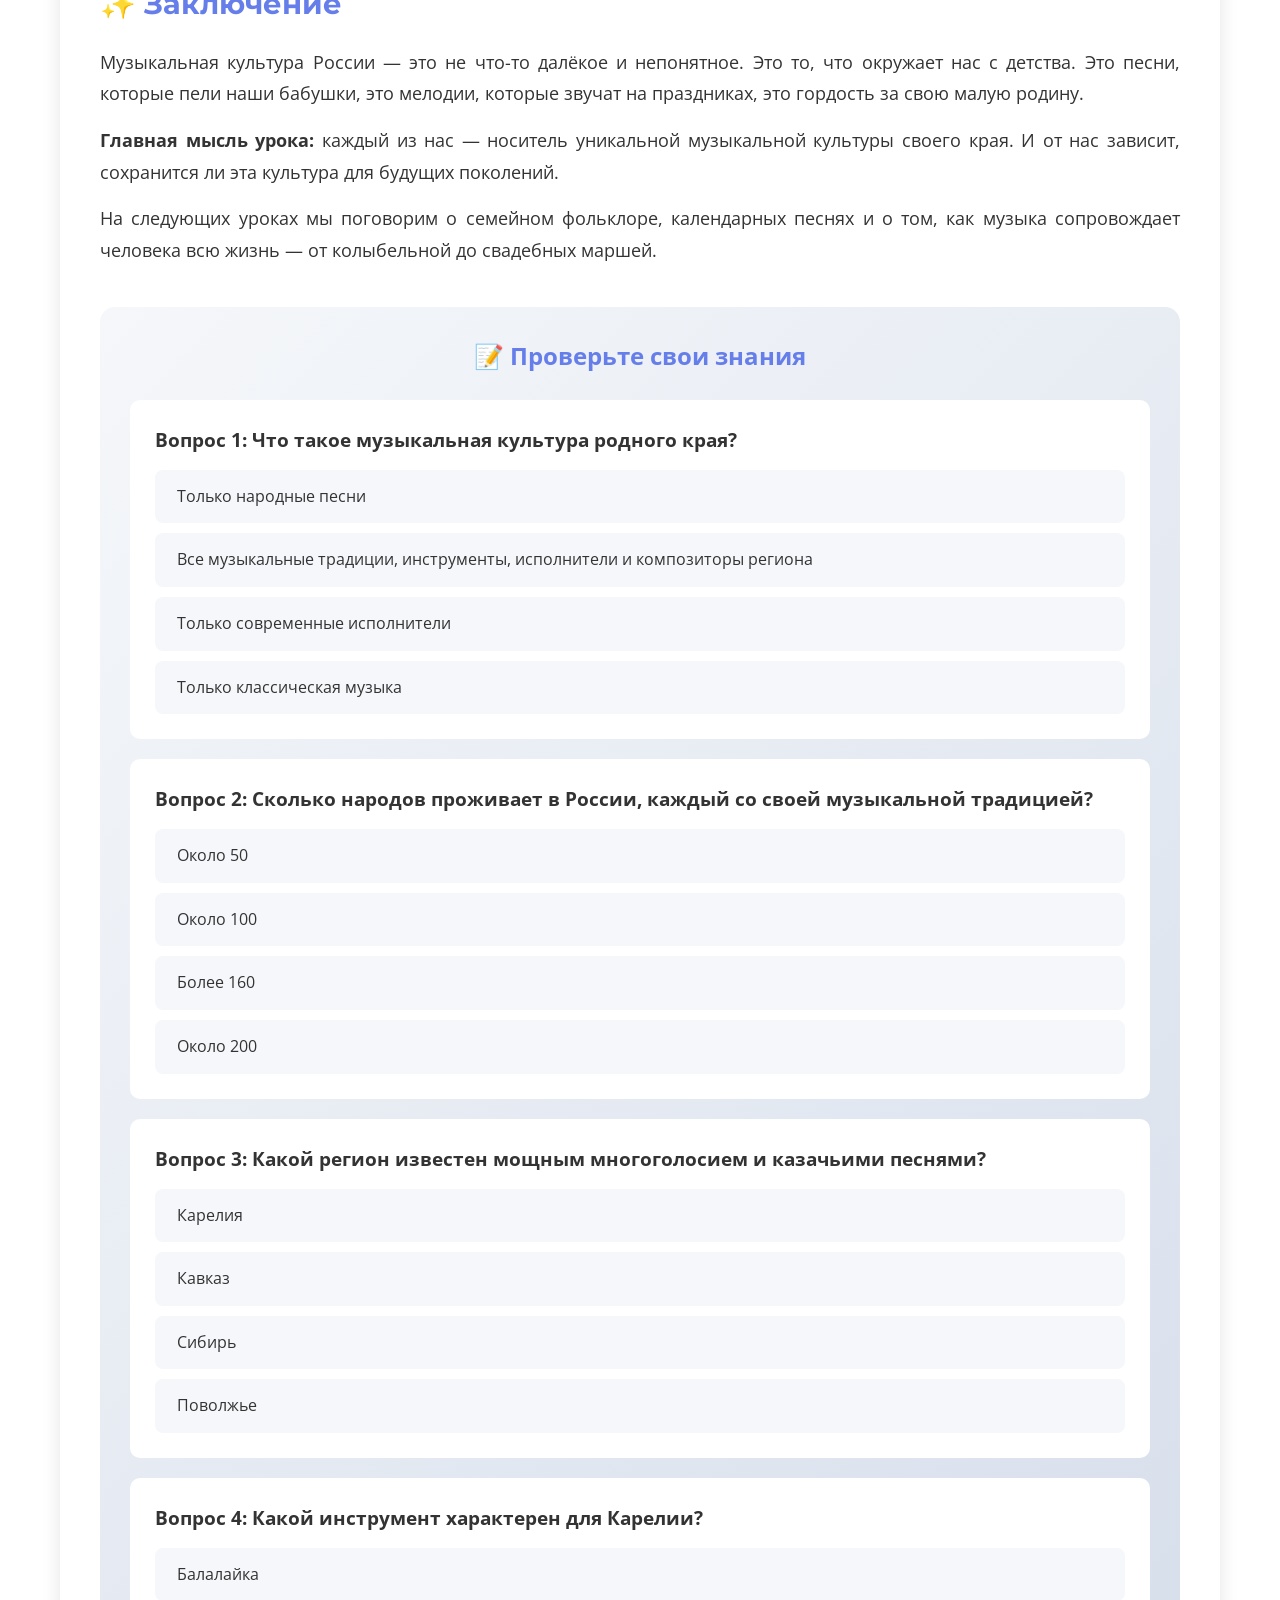
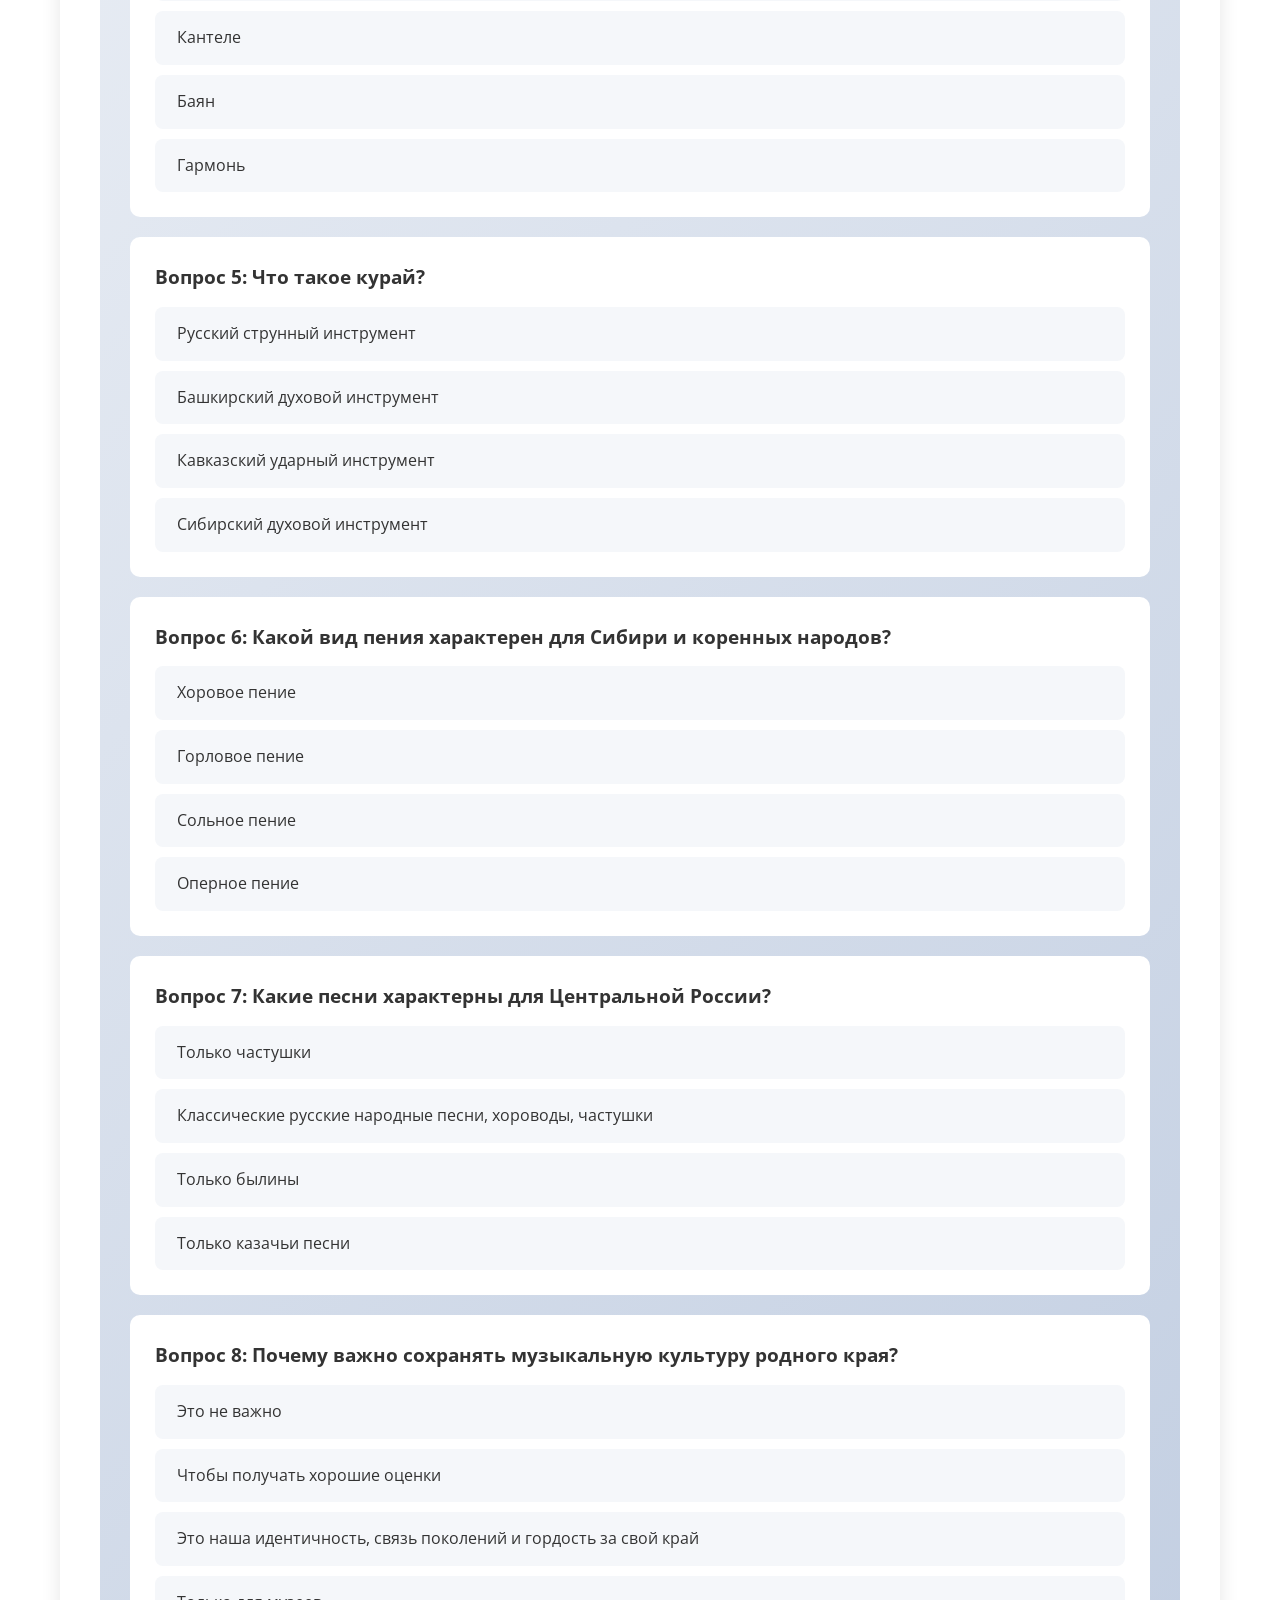
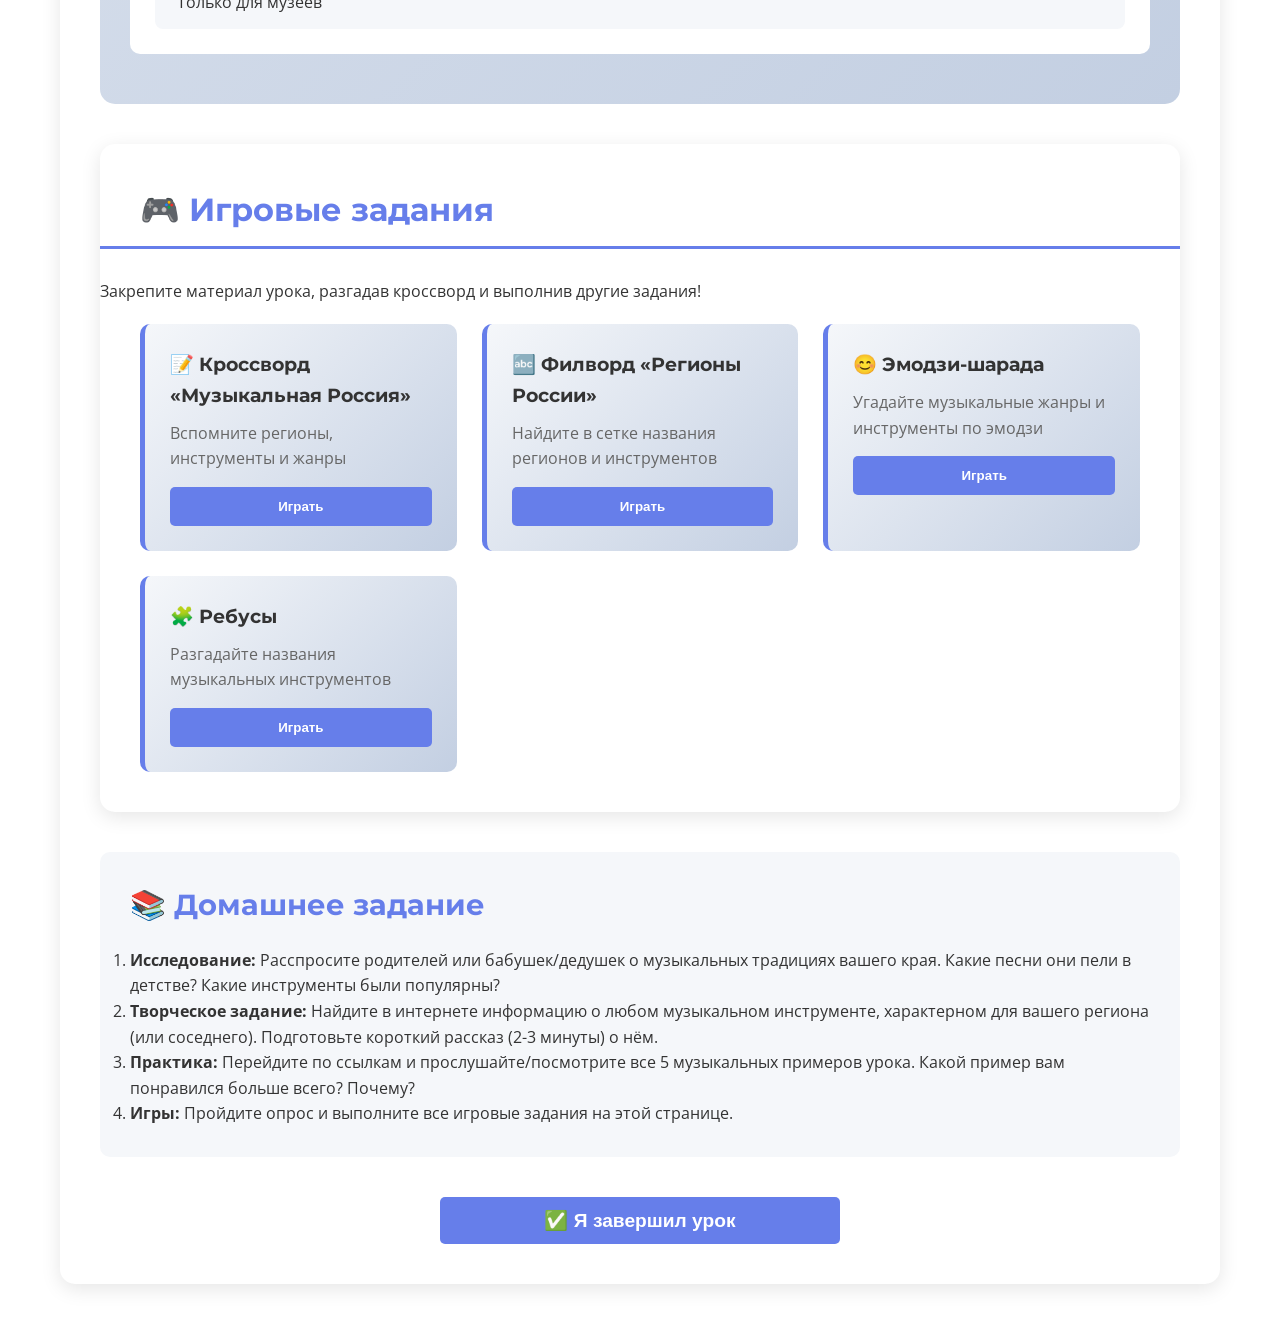
<file: lesson1-grade7.html>
<!DOCTYPE html>
<html lang="ru">
<head>
    <meta charset="UTF-8">
    <meta name="viewport" content="width=device-width, initial-scale=1.0">
    <title>Урок 1: Музыкальное путешествие: моя Россия - 7 класс</title>
    <link rel="stylesheet" href="style.css">
    <link href="https://fonts.googleapis.com/css2?family=Montserrat:wght@400;600;700&family=Open+Sans:wght@400;600&display=swap" rel="stylesheet">
    
    <!-- Дополнительные стили для красивых ссылок-источников -->
    <style>
        .sources-container {
            background: linear-gradient(135deg, #f5f7fa 0%, #e8ecf1 100%);
            padding: 25px;
            border-radius: 10px;
            border-left: 4px solid #667eea;
        }
        .sources-container p {
            margin: 18px 0;
            line-height: 1.8;
            font-size: 1.05em;
        }
        .source-link {
            display: inline-block;
            color: #667eea;
            text-decoration: none;
            font-weight: 600;
            border-bottom: 1px dashed #667eea;
            margin: 0 6px;
            transition: all 0.2s ease;
        }
        .source-link:hover {
            color: #764ba2;
            border-bottom-style: solid;
            transform: translateY(-1px);
        }
        .separator {
            color: #999;
            margin: 0 2px;
        }
    </style>
</head>
<body>
    <div class="lesson-page">
        <div class="container">
            <!-- ШАПКА УРОКА -->
            <div class="lesson-header">
                <a href="index.html" class="back-btn">← Назад к урокам</a>
                <h1>Урок 1: Музыкальное путешествие: моя Россия</h1>
                <p class="lesson-subtitle">Открываем музыкальные сокровища нашей страны</p>
                <div class="lesson-meta">
                    <div class="meta-item">⏱️ 30 минут</div>
                    <div class="meta-item">📚 7 класс</div>
                    <div class="meta-item">🗺️ Музыкальная география</div>
                </div>
            </div>

            <!-- ОСНОВНОЕ СОДЕРЖИМОЕ УРОКА -->
            <div class="lesson-content">
                
                <!-- ВВЕДЕНИЕ -->
                <div class="lesson-section">
                    <h2>📖 Введение</h2>
                    <p>
                        Представьте, что музыка — это карта. И на этой карте каждая страна, каждый регион, 
                        каждый народ имеет свой уникальный «музыкальный почерк». Сегодня мы отправляемся в 
                        увлекательное путешествие по музыкальной России!
                    </p>
                    <p>
                        Россия — это не просто самая большая страна мира по территории. Это удивительное 
                        многоголосие культур, традиций и музыкальных стилей. От суровых напевов Русского 
                        Севера до зажигательных казачьих песен Юга, от мелодичных напевов Поволжья до 
                        мощных гимнов Сибири — каждый уголок нашей страны звучит по-своему.
                    </p>
                    <p>
                        <strong>Вопрос для размышления:</strong> А как звучит ваш родной край? 
                        Какие песни и мелодии вы слышали с детства?
                    </p>
                </div>

                <!-- ОСНОВНАЯ ЧАСТЬ 1 -->
                <div class="lesson-section">
                    <h2>🗺️ Музыкальная карта России: что это такое?</h2>
                    <p>
                        Когда мы говорим «музыкальная культура родного края», мы имеем в виду ВСЁ, 
                        что связано с музыкой в вашем регионе:
                    </p>
                    <ul>
                        <li><strong>Народные песни</strong> — те, что передавались из поколения в поколение</li>
                        <li><strong>Музыкальные инструменты</strong> — уникальные для каждого региона</li>
                        <li><strong>Традиции и обряды</strong> — где музыка играла главную роль</li>
                        <li><strong>Современных исполнителей</strong> — тех, кто продолжает традиции сегодня</li>
                        <li><strong>Композиторов</strong> — уроженцев вашего края, прославивших его музыкой</li>
                    </ul>
                    <p>
                        <strong>Интересный факт:</strong> В России существует более 160 народов, и у каждого 
                        — своя музыкальная традиция! Это как огромный оркестр, где каждый инструмент 
                        важен и уникален.
                    </p>
                </div>

                <!-- ОСНОВНАЯ ЧАСТЬ 2 -->
                <div class="lesson-section">
                    <h2>🎭 Регионы России и их музыкальные «визитные карточки»</h2>
                    <p>
                        Давайте совершим виртуальное путешествие по некоторым регионам и послушаем, 
                        как они «звучат»:
                    </p>

                    <h3>🏔️ КАВКАЗ И КАЗАЧЕСТВО</h3>
                    <p>
                        <strong>Характерные черты:</strong> мощное многоголосие, энергичные ритмы, 
                        воинственные напевы. Казачьи песни — это не просто музыка, это история, 
                        передаваемая через поколения.
                    </p>
                    <p>
                        <em>Пример:</em> Кубанские и донские казачьи песни, лезгинка.
                    </p>

                    <h3>🌲 РУССКИЙ СЕВЕР (Карелия, Архангельская область)</h3>
                    <p>
                        <strong>Характерные черты:</strong> эпические былины, протяжные песни, 
                        использование гуслей и кантеле. Здесь сохранились древнейшие традиции 
                        устного народного творчества.
                    </p>
                    <p>
                        <em>Пример:</em> Карело-финский эпос «Калевала», северные былины.
                    </p>

                    <h3>🌾 ПОВОЛЖЬЕ (Татарстан, Башкортостан, Чувашия)</h3>
                    <p>
                        <strong>Характерные черты:</strong> смешение славянских и тюркских традиций, 
                        использование курая (башкирский духовой инструмент), мелодичные напевы.
                    </p>
                    <p>
                        <em>Пример:</em> Башкирский курай, татарские народные песни.
                    </p>

                    <h3>🏞️ СИБИРЬ И ДАЛЬНИЙ ВОСТОК</h3>
                    <p>
                        <strong>Характерные черты:</strong> суровые, мощные напевы, влияние коренных 
                        народов (якутов, бурят, чукчей), горловое пение.
                    </p>
                    <p>
                        <em>Пример:</em> Якутское горловое пение (хой), сибирские частушки.
                    </p>

                    <h3>🌻 ЦЕНТРАЛЬНАЯ РОССИЯ</h3>
                    <p>
                        <strong>Характерные черты:</strong> классические русские народные песни, 
                        хороводы, частушки, гармони. Это «золотой фонд» русской музыки.
                    </p>
                    <p>
                        <em>Пример:</em> «Во поле берёза стояла», «Калинка», «Коробейники».
                    </p>
                </div>

                <!-- ОСНОВНАЯ ЧАСТЬ 3 -->
                <div class="lesson-section">
                    <h2>🎵 Музыкальные инструменты: голос каждого региона</h2>
                    <p>
                        Каждый регион России имеет свои уникальные инструменты. Давайте познакомимся 
                        с некоторыми из них:
                    </p>
                    <ul>
                        <li><strong>Гармонь и баян</strong> — центральная Россия, Поволжье</li>
                        <li><strong>Гусли</strong> — Русский Север</li>
                        <li><strong>Кантеле</strong> — Карелия</li>
                        <li><strong>Курай</strong> — Башкортостан</li>
                        <li><strong>Домра и балалайка</strong> — повсеместно</li>
                        <li><strong>Бубен</strong> — Сибирь, коренные народы</li>
                    </ul>
                    <p>
                        <strong>Важно понимать:</strong> эти инструменты — не просто «экспонаты музея». 
                        На них играют СЕГОДНЯ! Современные музыканты сочетают древние инструменты 
                        с электроникой, роком, джазом — и получается нечто удивительное!
                    </p>
                </div>

                <!-- ИСТОЧНИКИ ДЛЯ ПРОСЛУШИВАНИЯ -->
                <div class="lesson-section">
                    <h2>🎧 Источники для прослушивания</h2>
                    <p style="margin-bottom: 20px; color: #666; font-size: 0.95em;">
                        💡 <strong>Совет:</strong> Нажмите на слово «ссылка», чтобы открыть материал в новой вкладке.
                    </p>
                    
                    <div class="sources-container">
                        <p>
                            <strong>Пример 1: Казачья песня</strong> (Кубанская казачья песня «Ой, да не вечер» — мощное многоголосие): 
                            <a href="https://vkvideo.ru/video-851904_456240451?spm=a2ty_o01.29997173.0.0.499255fbBPQuDa" target="_blank" class="source-link">Кубанский казачий хор — видео (отрывок выступления)</a>
                            <span class="separator">•</span>
                            <a href="https://vkvideo.ru/@kubancossackschoir?spm=a2ty_o01.29997173.0.0.499255fbBPQuDa" target="_blank" class="source-link">Страница Кубанского казачьего хора (подборка видео)</a>
                            <span class="separator">•</span>
                            <a href="https://vkvideo.ru/video175048327_456243556?spm=a2ty_o01.29997173.0.0.499255fbBPQuDa" target="_blank" class="source-link">Кубанский казачий хор — «Встань за веру, Русская земля!»</a>
                        </p>

                        <p>
                            <strong>Пример 2: Карельская руна</strong> (Исполнение рун из эпоса «Калевала» под аккомпанемент кантеле): 
                            <a href="https://vkvideo.ru/video-208755_456241721?spm=a2ty_o01.29997173.0.0.499255fbBPQuDa" target="_blank" class="source-link">Легенды севера. Ансамбль «Кантеле» (запись программы, посвященной «Калевала»)</a>
                            <span class="separator">•</span>
                            <a href="https://vk.com/video-30461892_456240862?spm=a2ty_o01.29997173.0.0.499255fbBPQuDa" target="_blank" class="source-link">Народный ансамбль кантелистов (сохранение традиционной карельской музыки)</a>
                            <span class="separator">•</span>
                            <a href="https://vkvideo.ru/video-3480581_456239723?spm=a2ty_o01.29997173.0.0.499255fbBPQuDa" target="_blank" class="source-link">Атмосферный промо-ролик с элементами эпоса «Калевала»</a>
                        </p>

                        <p>
                            <strong>Пример 3: Башкирский курай</strong> (Соло на курае — традиционная башкирская мелодия): 
                            <a href="https://vkvideo.ru/video-2106666_456239154?spm=a2ty_o01.29997173.0.0.499255fbBPQuDa" target="_blank" class="source-link">Башкирская народная мелодия на курае. Виртуозное сольное исполнение</a>
                            <span class="separator">•</span>
                            <a href="https://www.youtube.com/watch?v=example3" target="_blank" class="source-link">Концерт ко Дню курая (подборка традиционных мелодий)</a>
                            <span class="separator">•</span>
                            <a href="https://vkvideo.ru/video-27737753_456241838" target="_blank" class="source-link">Сибай — Башкирская народная песня</a>
                        </p>

                        <p>
                            <strong>Пример 4: Центральная Россия</strong> («Во поле берёза стояла» — хоровое исполнение в многоголосии): 
                            <a href="https://vkvideo.ru/video-51514224_164758804?spm=a2ty_o01.29997173.0.0.499255fbBPQuDa" target="_blank" class="source-link">Танец коллектива "Берёзка" (инсценировка)</a>
                            <span class="separator">•</span>
                            <a href="https://vk.ru/audio-2001497768_141497768_46d868ca2883a0b019" target="_blank" class="source-link">Мужской коллектив ВЕК — вариативное исполнение (чередование протяжной и плясовой)</a>
                            <span class="separator">•</span>
                            <a href="https://vkvideo.ru/video-55172500_456239183" target="_blank" class="source-link">Р.н.п. "Во поле берёзка стояла", девичий хоровод ГАХА "Берёзка"</a>
                        </p>

                        <p>
                            <strong>Пример 5: Современная обработка</strong> (Фолк-рок — народная песня с электрогитарами и ударными): 
                            <a href="https://vkvideo.ru/video-56931698_171305686" target="_blank" class="source-link">Популярная версия протяжной песни группы ЮЛАЙ (красивый тройной канон)</a>
                            <span class="separator">•</span>
                            <a href="https://vkvideo.ru/video-12445588_456239248" target="_blank" class="source-link">ТЁРН — Млада (Live на фестивале Самайн 2024)</a>
                            <span class="separator">•</span>
                            <a href="https://vkvideo.ru/video-12445588_456239332" target="_blank" class="source-link">Клип группы ТЁРН (русский народный рок)</a>
                        </p>
                    </div>
                </div>

                <!-- ЗАКЛЮЧЕНИЕ -->
                <div class="lesson-section">
                    <h2>✨ Заключение</h2>
                    <p>
                        Музыкальная культура России — это не что-то далёкое и непонятное. Это то, 
                        что окружает нас с детства. Это песни, которые пели наши бабушки, это мелодии, 
                        которые звучат на праздниках, это гордость за свою малую родину.
                    </p>
                    <p>
                        <strong>Главная мысль урока:</strong> каждый из нас — носитель уникальной 
                        музыкальной культуры своего края. И от нас зависит, сохранится ли эта 
                        культура для будущих поколений.
                    </p>
                    <p>
                        На следующих уроках мы поговорим о семейном фольклоре, календарных песнях 
                        и о том, как музыка сопровождает человека всю жизнь — от колыбельной до 
                        свадебных маршей.
                    </p>
                </div>

                <!-- ОПРОС -->
                <div class="quiz-container" id="quiz">
                    <h2>📝 Проверьте свои знания</h2>
                    <div id="quiz-content">
                        <!-- Вопросы загрузятся автоматически из quiz.js -->
                    </div>
                </div>

                <!-- ИГРОВЫЕ ЗАДАНИЯ -->
                <div class="games-section" style="margin-top: 40px;">
                    <h2>🎮 Игровые задания</h2>
                    <p style="margin-bottom: 20px;">Закрепите материал урока, разгадав кроссворд и выполнив другие задания!</p>
                    
                    <div class="games-grid">
                        <div class="game-card">
                            <h3>📝 Кроссворд «Музыкальная Россия»</h3>
                            <p>Вспомните регионы, инструменты и жанры</p>
                            <button onclick="openGame('crossword', 7, 1)">Играть</button>
                        </div>
                        <div class="game-card">
                            <h3>🔤 Филворд «Регионы России»</h3>
                            <p>Найдите в сетке названия регионов и инструментов</p>
                            <button onclick="openGame('wordsearch', 7, 1)">Играть</button>
                        </div>
                        <div class="game-card">
                            <h3>😊 Эмодзи-шарада</h3>
                            <p>Угадайте музыкальные жанры и инструменты по эмодзи</p>
                            <button onclick="openGame('emoji', 7, 1)">Играть</button>
                        </div>
                        <div class="game-card">
                            <h3>🧩 Ребусы</h3>
                            <p>Разгадайте названия музыкальных инструментов</p>
                            <button onclick="openGame('rebus', 7, 1)">Играть</button>
                        </div>
                    </div>
                </div>

                <!-- ДОМАШНЕЕ ЗАДАНИЕ -->
                <div class="lesson-section" style="background: #f5f7fa; padding: 30px; border-radius: 10px; margin-top: 40px;">
                    <h2>📚 Домашнее задание</h2>
                    <ol>
                        <li><strong>Исследование:</strong> Расспросите родителей или бабушек/дедушек о музыкальных 
                        традициях вашего края. Какие песни они пели в детстве? Какие инструменты были популярны?</li>
                        
                        <li><strong>Творческое задание:</strong> Найдите в интернете информацию о любом музыкальном 
                        инструменте, характерном для вашего региона (или соседнего). Подготовьте короткий рассказ 
                        (2-3 минуты) о нём.</li>
                        
                        <li><strong>Практика:</strong> Перейдите по ссылкам и прослушайте/посмотрите все 5 музыкальных примеров урока. 
                        Какой пример вам понравился больше всего? Почему?</li>
                        
                        <li><strong>Игры:</strong> Пройдите опрос и выполните все игровые задания на этой странице.</li>
                    </ol>
                </div>

                <!-- КНОПКА ЗАВЕРШЕНИЯ -->
                <div style="text-align: center; margin-top: 40px;">
                    <button class="start-btn" onclick="completeLesson(7, 1)" style="max-width: 400px; font-size: 1.2em;">
                        ✅ Я завершил урок
                    </button>
                </div>

            </div> <!-- Конец lesson-content -->
        </div> <!-- Конец container -->
    </div> <!-- Конец lesson-page -->

    <!-- ПОДКЛЮЧЕНИЕ СКРИПТОВ -->
    <script src="script.js"></script>
    <script src="quiz.js"></script>
    <script src="games.js"></script>
</body>
</html>
</file>
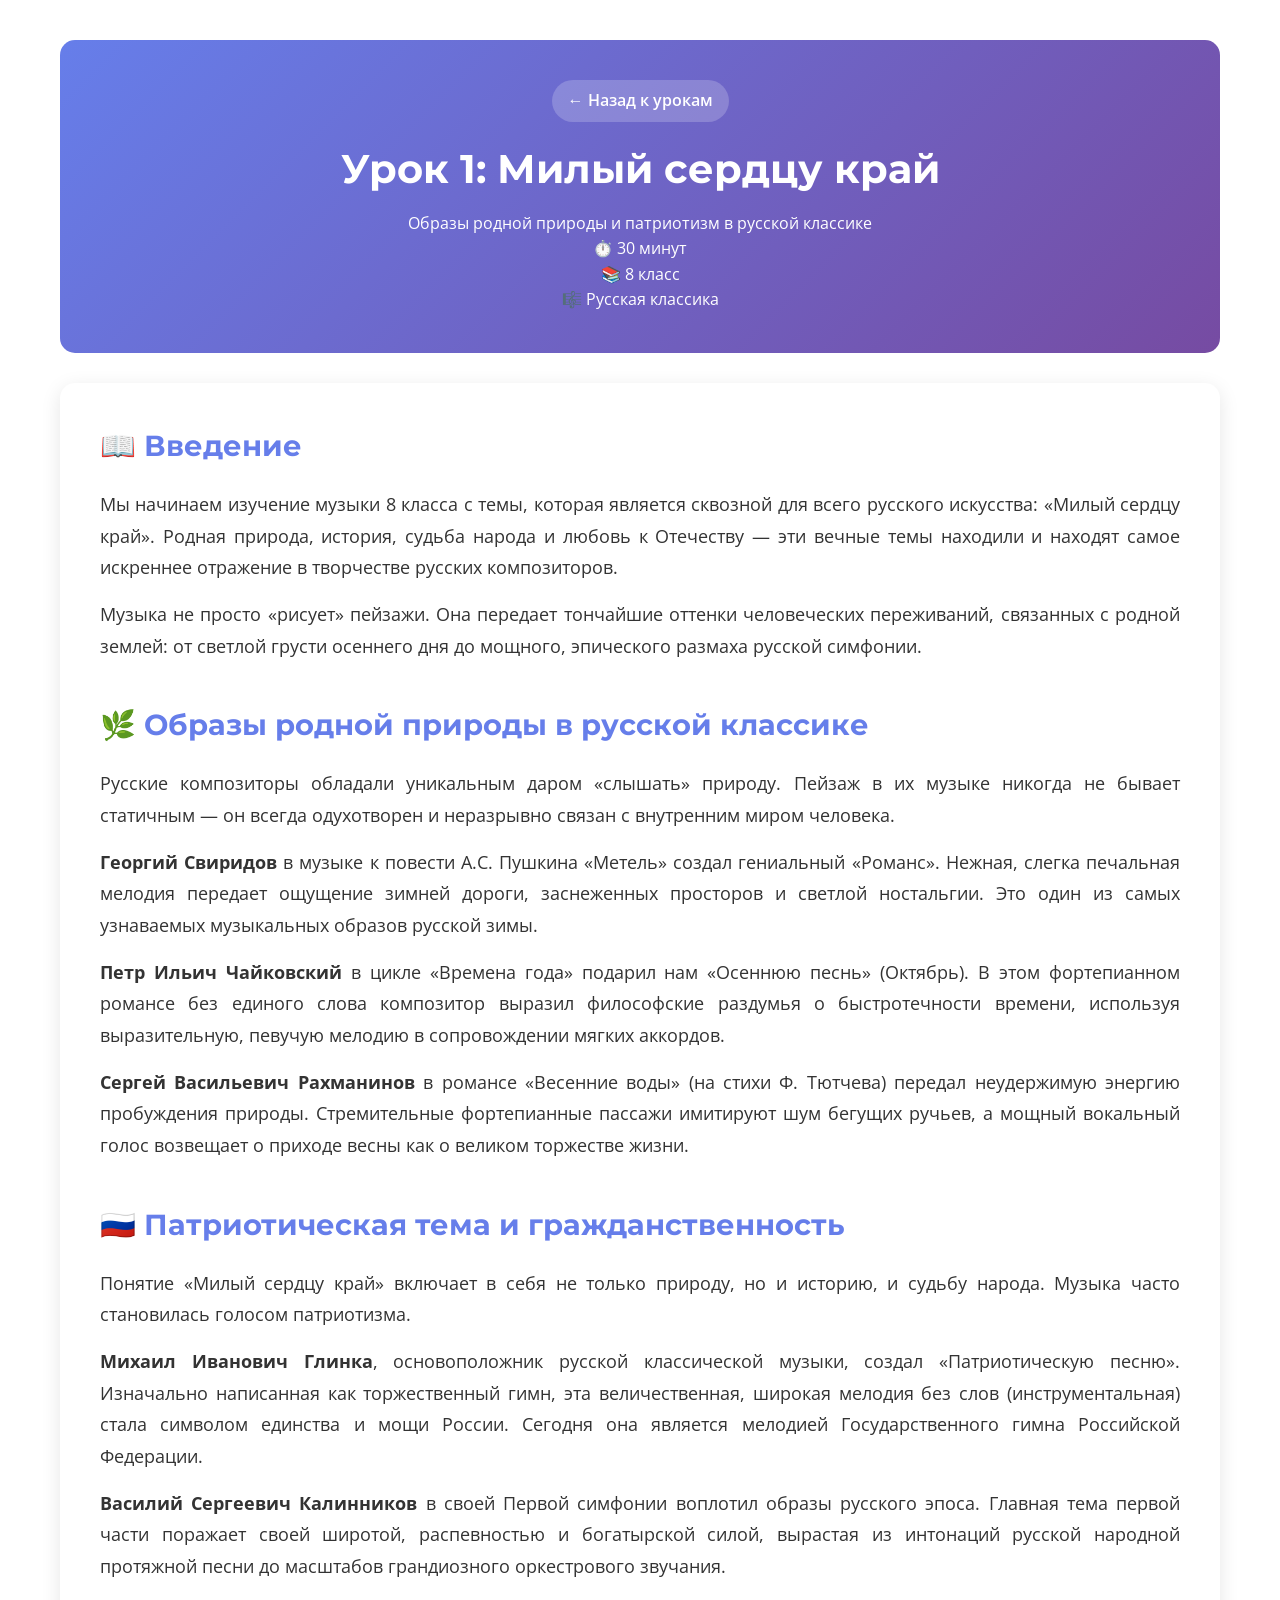
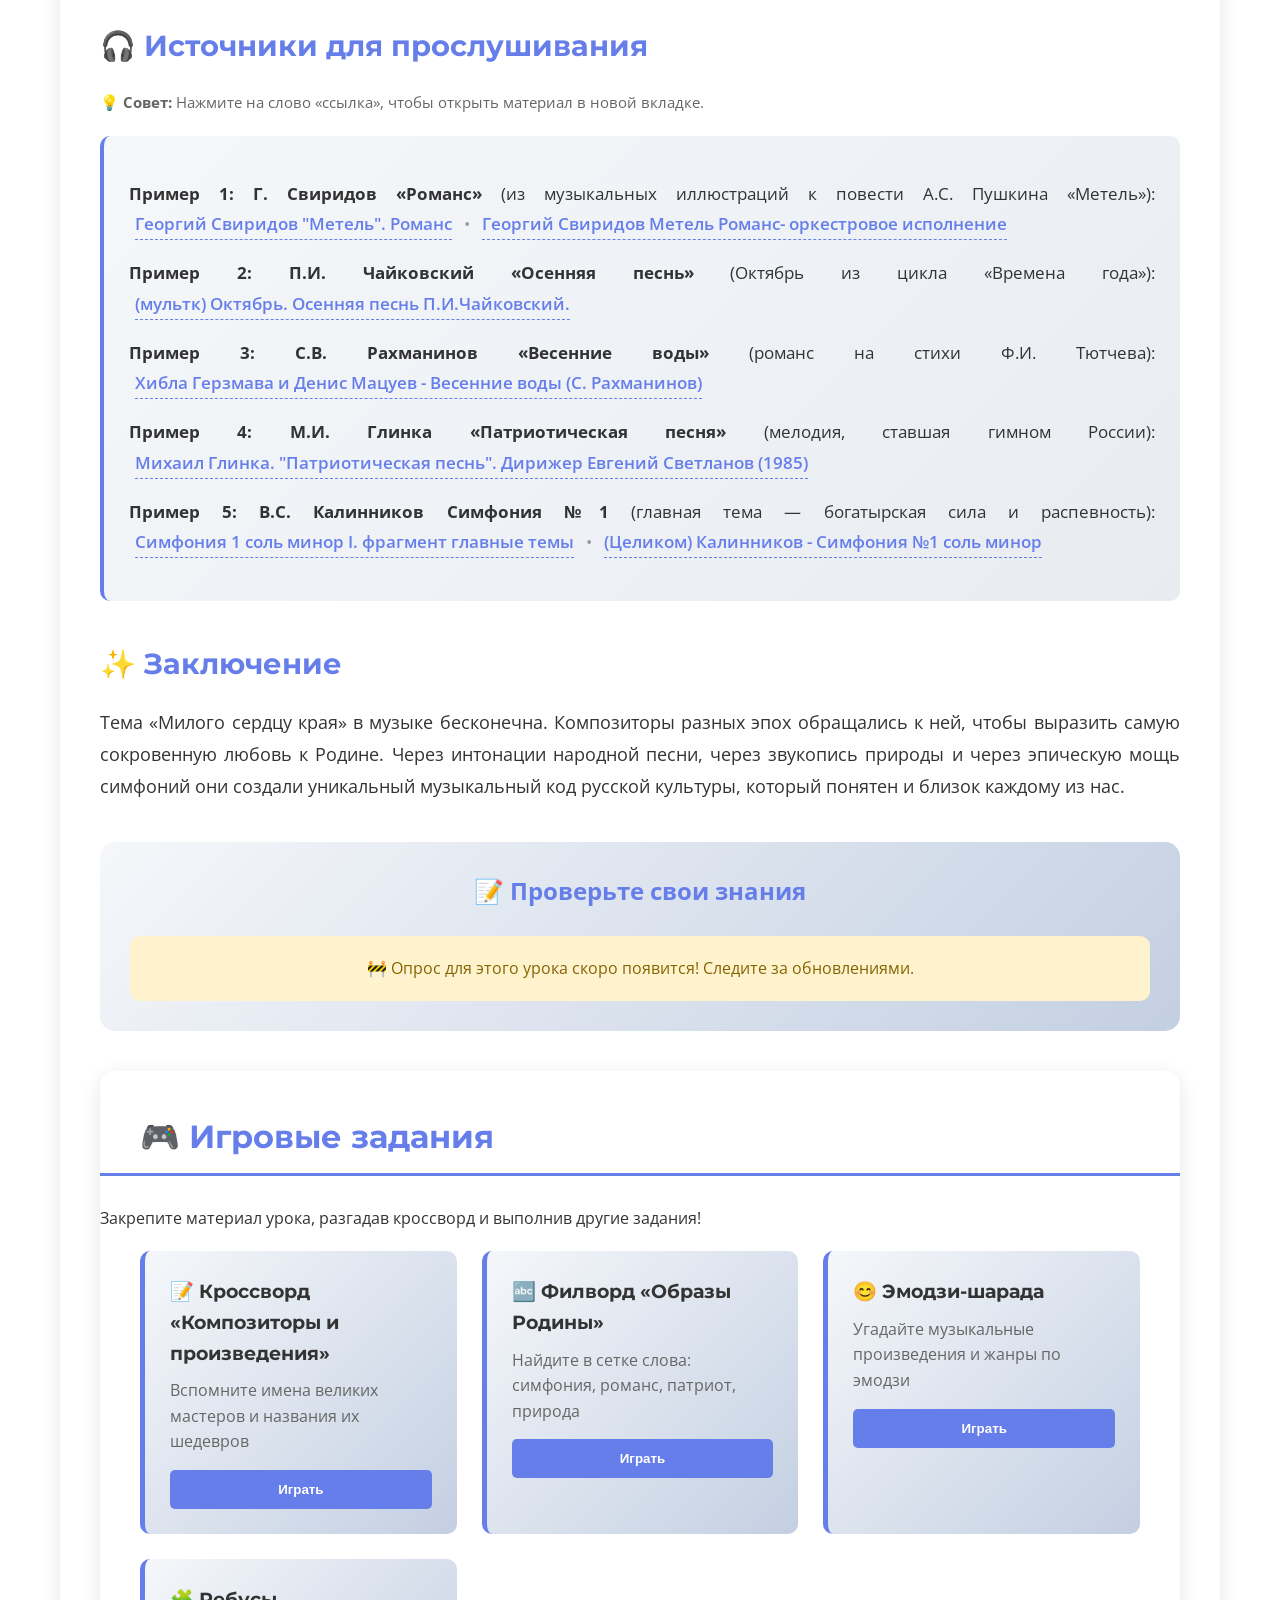
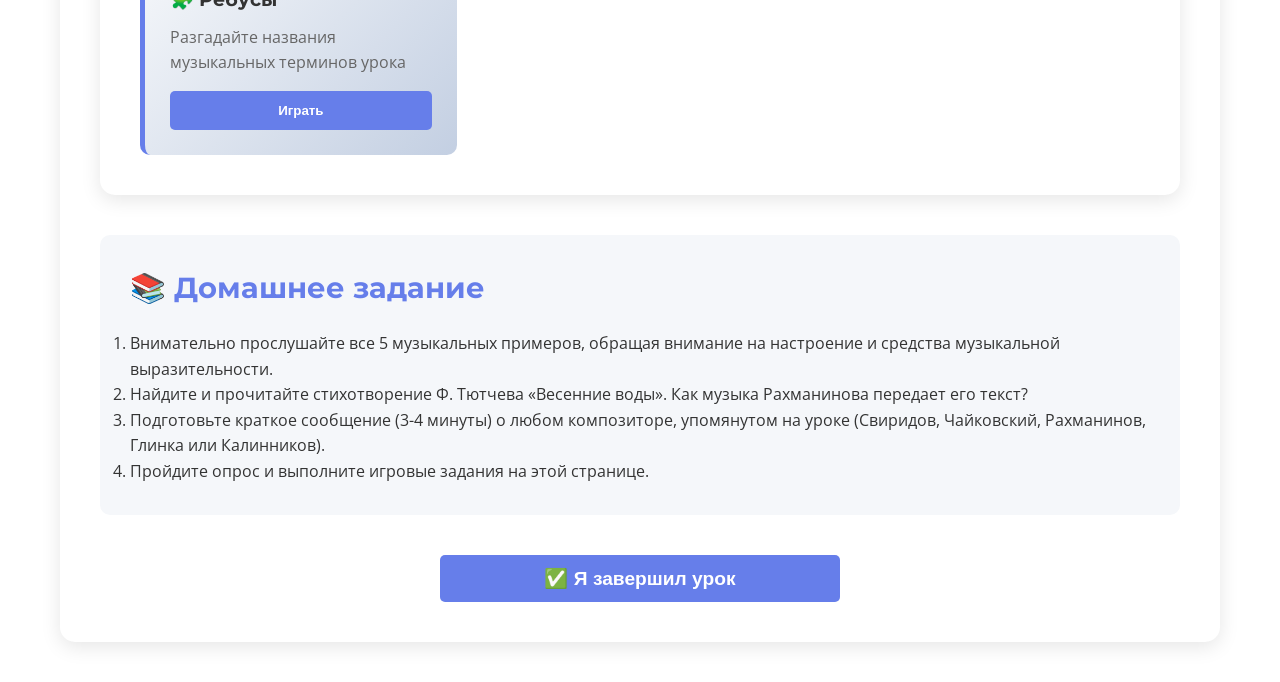
<file: lesson1-grade8.html>
<!doctype html>
<html lang="ru">
  <head>
    <meta charset="UTF-8" />
    <meta name="viewport" content="width=device-width, initial-scale=1.0" />
    <title>Урок 1: Милый сердцу край - 8 класс</title>
    <link rel="stylesheet" href="style.css" />
    <link
      href="https://fonts.googleapis.com/css2?family=Montserrat:wght@400;600;700&family=Open+Sans:wght@400;600&display=swap"
      rel="stylesheet"
    />
    <!-- Дополнительные стили для красивых ссылок-источников -->
    <style>
      .sources-container {
        background: linear-gradient(135deg, #f5f7fa 0%, #e8ecf1 100%);
        padding: 25px;
        border-radius: 10px;
        border-left: 4px solid #667eea;
      }
      .sources-container p {
        margin: 18px 0;
        line-height: 1.8;
        font-size: 1.05em;
      }
      .source-link {
        display: inline-block;
        color: #667eea;
        text-decoration: none;
        font-weight: 600;
        border-bottom: 1px dashed #667eea;
        margin: 0 6px;
        transition: all 0.2s ease;
      }
      .source-link:hover {
        color: #764ba2;
        border-bottom-style: solid;
        transform: translateY(-1px);
      }
      .separator {
        color: #999;
        margin: 0 2px;
      }
    </style>
  </head>
  <body>
    <div class="lesson-page">
      <div class="container">
        <!-- ШАПКА УРОКА -->
        <div class="lesson-header">
          <a href="index.html" class="back-btn">← Назад к урокам</a>
          <h1>Урок 1: Милый сердцу край</h1>
          <p class="lesson-subtitle">
            Образы родной природы и патриотизм в русской классике
          </p>
          <div class="lesson-meta">
            <div class="meta-item">⏱️ 30 минут</div>
            <div class="meta-item">📚 8 класс</div>
            <div class="meta-item">🎼 Русская классика</div>
          </div>
        </div>

        <!-- ОСНОВНОЕ СОДЕРЖИМОЕ УРОКА -->
        <div class="lesson-content">
          <!-- ВВЕДЕНИЕ -->
          <div class="lesson-section">
            <h2>📖 Введение</h2>
            <p>
              Мы начинаем изучение музыки 8 класса с темы, которая является
              сквозной для всего русского искусства: «Милый сердцу край». Родная
              природа, история, судьба народа и любовь к Отечеству — эти вечные
              темы находили и находят самое искреннее отражение в творчестве
              русских композиторов.
            </p>
            <p>
              Музыка не просто «рисует» пейзажи. Она передает тончайшие оттенки
              человеческих переживаний, связанных с родной землей: от светлой
              грусти осеннего дня до мощного, эпического размаха русской
              симфонии.
            </p>
          </div>

          <!-- ОСНОВНАЯ ЧАСТЬ 1: ПРИРОДА -->
          <div class="lesson-section">
            <h2>🌿 Образы родной природы в русской классике</h2>
            <p>
              Русские композиторы обладали уникальным даром «слышать» природу.
              Пейзаж в их музыке никогда не бывает статичным — он всегда
              одухотворен и неразрывно связан с внутренним миром человека.
            </p>
            <p>
              <strong>Георгий Свиридов</strong> в музыке к повести А.С. Пушкина
              «Метель» создал гениальный «Романс». Нежная, слегка печальная
              мелодия передает ощущение зимней дороги, заснеженных просторов и
              светлой ностальгии. Это один из самых узнаваемых музыкальных
              образов русской зимы.
            </p>
            <p>
              <strong>Петр Ильич Чайковский</strong> в цикле «Времена года»
              подарил нам «Осеннюю песнь» (Октябрь). В этом фортепианном романсе
              без единого слова композитор выразил философские раздумья о
              быстротечности времени, используя выразительную, певучую мелодию в
              сопровождении мягких аккордов.
            </p>
            <p>
              <strong>Сергей Васильевич Рахманинов</strong> в романсе «Весенние
              воды» (на стихи Ф. Тютчева) передал неудержимую энергию
              пробуждения природы. Стремительные фортепианные пассажи имитируют
              шум бегущих ручьев, а мощный вокальный голос возвещает о приходе
              весны как о великом торжестве жизни.
            </p>
          </div>

          <!-- ОСНОВНАЯ ЧАСТЬ 2: ПАТРИОТИЗМ -->
          <div class="lesson-section">
            <h2>🇷🇺 Патриотическая тема и гражданственность</h2>
            <p>
              Понятие «Милый сердцу край» включает в себя не только природу, но
              и историю, и судьбу народа. Музыка часто становилась голосом
              патриотизма.
            </p>
            <p>
              <strong>Михаил Иванович Глинка</strong>, основоположник русской
              классической музыки, создал «Патриотическую песню». Изначально
              написанная как торжественный гимн, эта величественная, широкая
              мелодия без слов (инструментальная) стала символом единства и мощи
              России. Сегодня она является мелодией Государственного гимна
              Российской Федерации.
            </p>
            <p>
              <strong>Василий Сергеевич Калинников</strong> в своей Первой
              симфонии воплотил образы русского эпоса. Главная тема первой части
              поражает своей широтой, распевностью и богатырской силой, вырастая
              из интонаций русской народной протяжной песни до масштабов
              грандиозного оркестрового звучания.
            </p>
          </div>

          <!-- ИСТОЧНИКИ ДЛЯ ПРОСЛУШИВАНИЯ -->
          <div class="lesson-section">
            <h2>🎧 Источники для прослушивания</h2>
            <p style="margin-bottom: 20px; color: #666; font-size: 0.95em;">
              💡 <strong>Совет:</strong> Нажмите на слово «ссылка», чтобы открыть материал в новой вкладке.
            </p>
            
            <div class="sources-container">
              <p>
                <strong>Пример 1: Г. Свиридов «Романс»</strong> (из музыкальных иллюстраций к повести А.С. Пушкина «Метель»): 
                <a href="https://vkvideo.ru/video-233692387_456239031" target="_blank" class="source-link">Георгий Свиридов "Метель". Романс</a>
                <span class="separator">•</span>
                <a href="https://m.vkvideo.ru/video-96427668_171091885" target="_blank" class="source-link">Георгий Свиридов Метель Романс- оркестровое исполнение</a>
              </p>

              <p>
                <strong>Пример 2: П.И. Чайковский «Осенняя песнь»</strong> (Октябрь из цикла «Времена года»): 
                <a href="https://vkvideo.ru/video-195667985_456243973?spm=a2ty_o01.29997173.0.0.499255fb0x4Uew" target="_blank" class="source-link">(мультк) Октябрь. Осенняя песнь П.И.Чайковский.</a>
              </p>

              <p>
                <strong>Пример 3: С.В. Рахманинов «Весенние воды»</strong> (романс на стихи Ф.И. Тютчева): 
                <a href="https://vkvideo.ru/video-14374356_456239386" target="_blank" class="source-link">Хибла Герзмава и Денис Мацуев - Весенние воды (С. Рахманинов)</a>
              </p>

              <p>
                <strong>Пример 4: М.И. Глинка «Патриотическая песня»</strong> (мелодия, ставшая гимном России): 
                <a href="https://vkvideo.ru/video-60958526_456272708" target="_blank" class="source-link">Михаил Глинка. "Патриотическая песнь". Дирижер Евгений Светланов (1985)</a>
              </p>

              <p>
                <strong>Пример 5: В.С. Калинников Симфония №1</strong> (главная тема — богатырская сила и распевность): 
                <a href="https://vkvideo.ru/video-181575646_456239391?pl=-181575646_27" target="_blank" class="source-link">Симфония 1 соль минор I. фрагмент главные темы</a>
                <span class="separator">•</span>
                <a href="https://vkvideo.ru/video-229259962_456239086" target="_blank" class="source-link">(Целиком) Калинников - Симфония №1 соль минор</a>
              </p>
            </div>
          </div>
          <!-- ЗАКЛЮЧЕНИЕ -->
          <div class="lesson-section">
            <h2>✨ Заключение</h2>
            <p>
              Тема «Милого сердцу края» в музыке бесконечна. Композиторы разных
              эпох обращались к ней, чтобы выразить самую сокровенную любовь к
              Родине. Через интонации народной песни, через звукопись природы и
              через эпическую мощь симфоний они создали уникальный музыкальный
              код русской культуры, который понятен и близок каждому из нас.
            </p>
          </div>

          <!-- ОПРОС -->
          <div class="quiz-container" id="quiz">
            <h2>📝 Проверьте свои знания</h2>
            <div id="quiz-content">
              <!-- Вопросы загрузятся автоматически из quiz.js -->
            </div>
          </div>

          <!-- ИГРОВЫЕ ЗАДАНИЯ -->
          <div class="games-section" style="margin-top: 40px">
            <h2>🎮 Игровые задания</h2>
            <p style="margin-bottom: 20px">
              Закрепите материал урока, разгадав кроссворд и выполнив другие
              задания!
            </p>

            <div class="games-grid">
              <div class="game-card">
                <h3>📝 Кроссворд «Композиторы и произведения»</h3>
                <p>Вспомните имена великих мастеров и названия их шедевров</p>
                <button onclick="openGame('crossword', 8, 1)">Играть</button>
              </div>
              <div class="game-card">
                <h3>🔤 Филворд «Образы Родины»</h3>
                <p>Найдите в сетке слова: симфония, романс, патриот, природа</p>
                <button onclick="openGame('wordsearch', 8, 1)">Играть</button>
              </div>
              <div class="game-card">
                <h3>😊 Эмодзи-шарада</h3>
                <p>Угадайте музыкальные произведения и жанры по эмодзи</p>
                <button onclick="openGame('emoji', 8, 1)">Играть</button>
              </div>
              <div class="game-card">
                <h3>🧩 Ребусы</h3>
                <p>Разгадайте названия музыкальных терминов урока</p>
                <button onclick="openGame('rebus', 8, 1)">Играть</button>
              </div>
            </div>
          </div>

          <!-- ДОМАШНЕЕ ЗАДАНИЕ -->
          <div
            class="lesson-section"
            style="
              background: #f5f7fa;
              padding: 30px;
              border-radius: 10px;
              margin-top: 40px;
            "
          >
            <h2>📚 Домашнее задание</h2>
            <ol>
              <li>
                Внимательно прослушайте все 5 музыкальных примеров, обращая
                внимание на настроение и средства музыкальной выразительности.
              </li>
              <li>
                Найдите и прочитайте стихотворение Ф. Тютчева «Весенние воды».
                Как музыка Рахманинова передает его текст?
              </li>
              <li>
                Подготовьте краткое сообщение (3-4 минуты) о любом композиторе,
                упомянутом на уроке (Свиридов, Чайковский, Рахманинов, Глинка
                или Калинников).
              </li>
              <li>
                Пройдите опрос и выполните игровые задания на этой странице.
              </li>
            </ol>
          </div>

          <!-- КНОПКА ЗАВЕРШЕНИЯ -->
          <div style="text-align: center; margin-top: 40px">
            <button
              class="start-btn"
              onclick="completeLesson(8, 1)"
              style="max-width: 400px; font-size: 1.2em"
            >
              ✅ Я завершил урок
            </button>
          </div>
        </div>
        <!-- Конец lesson-content -->
      </div>
      <!-- Конец container -->
    </div>
    <!-- Конец lesson-page -->

    <!-- ПОДКЛЮЧЕНИЕ СКРИПТОВ -->
    <script src="script.js"></script>
    <script src="quiz.js"></script>
    <script src="games.js"></script>
  </body>
</html>
</file>
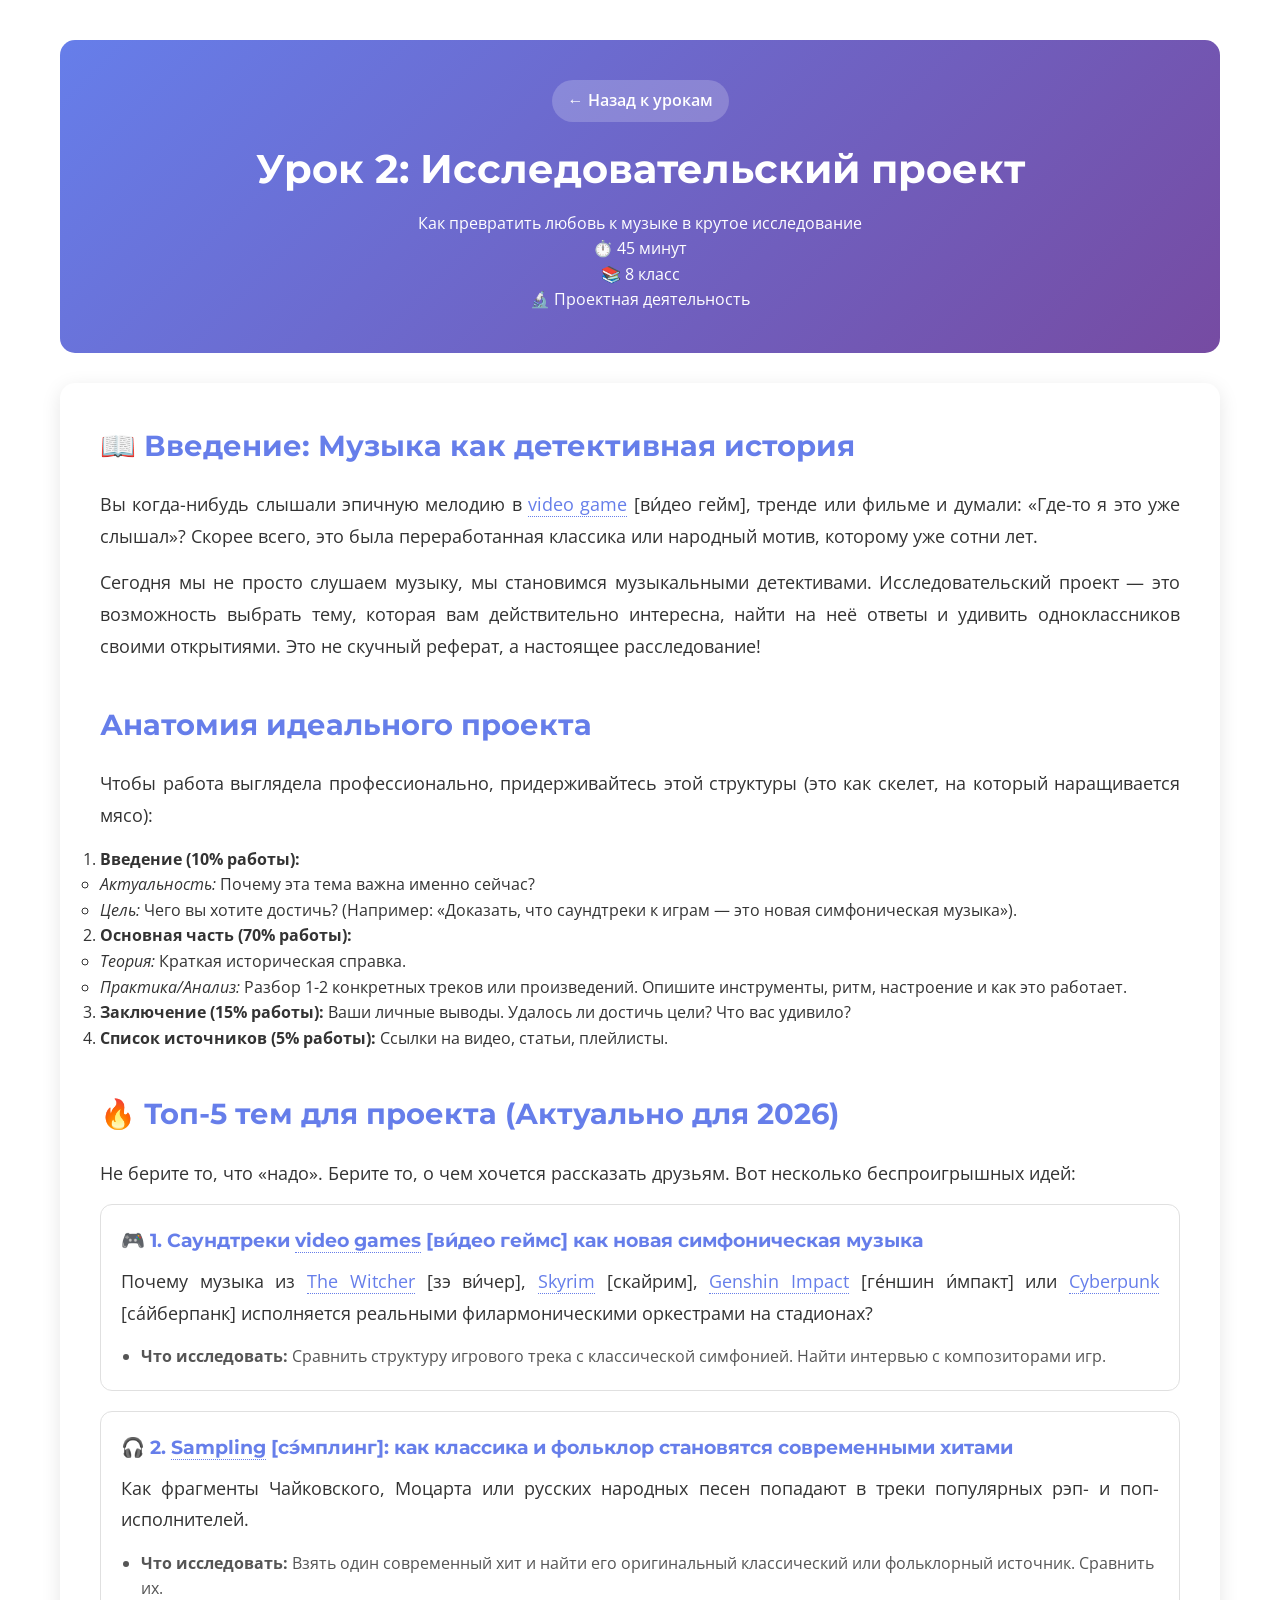
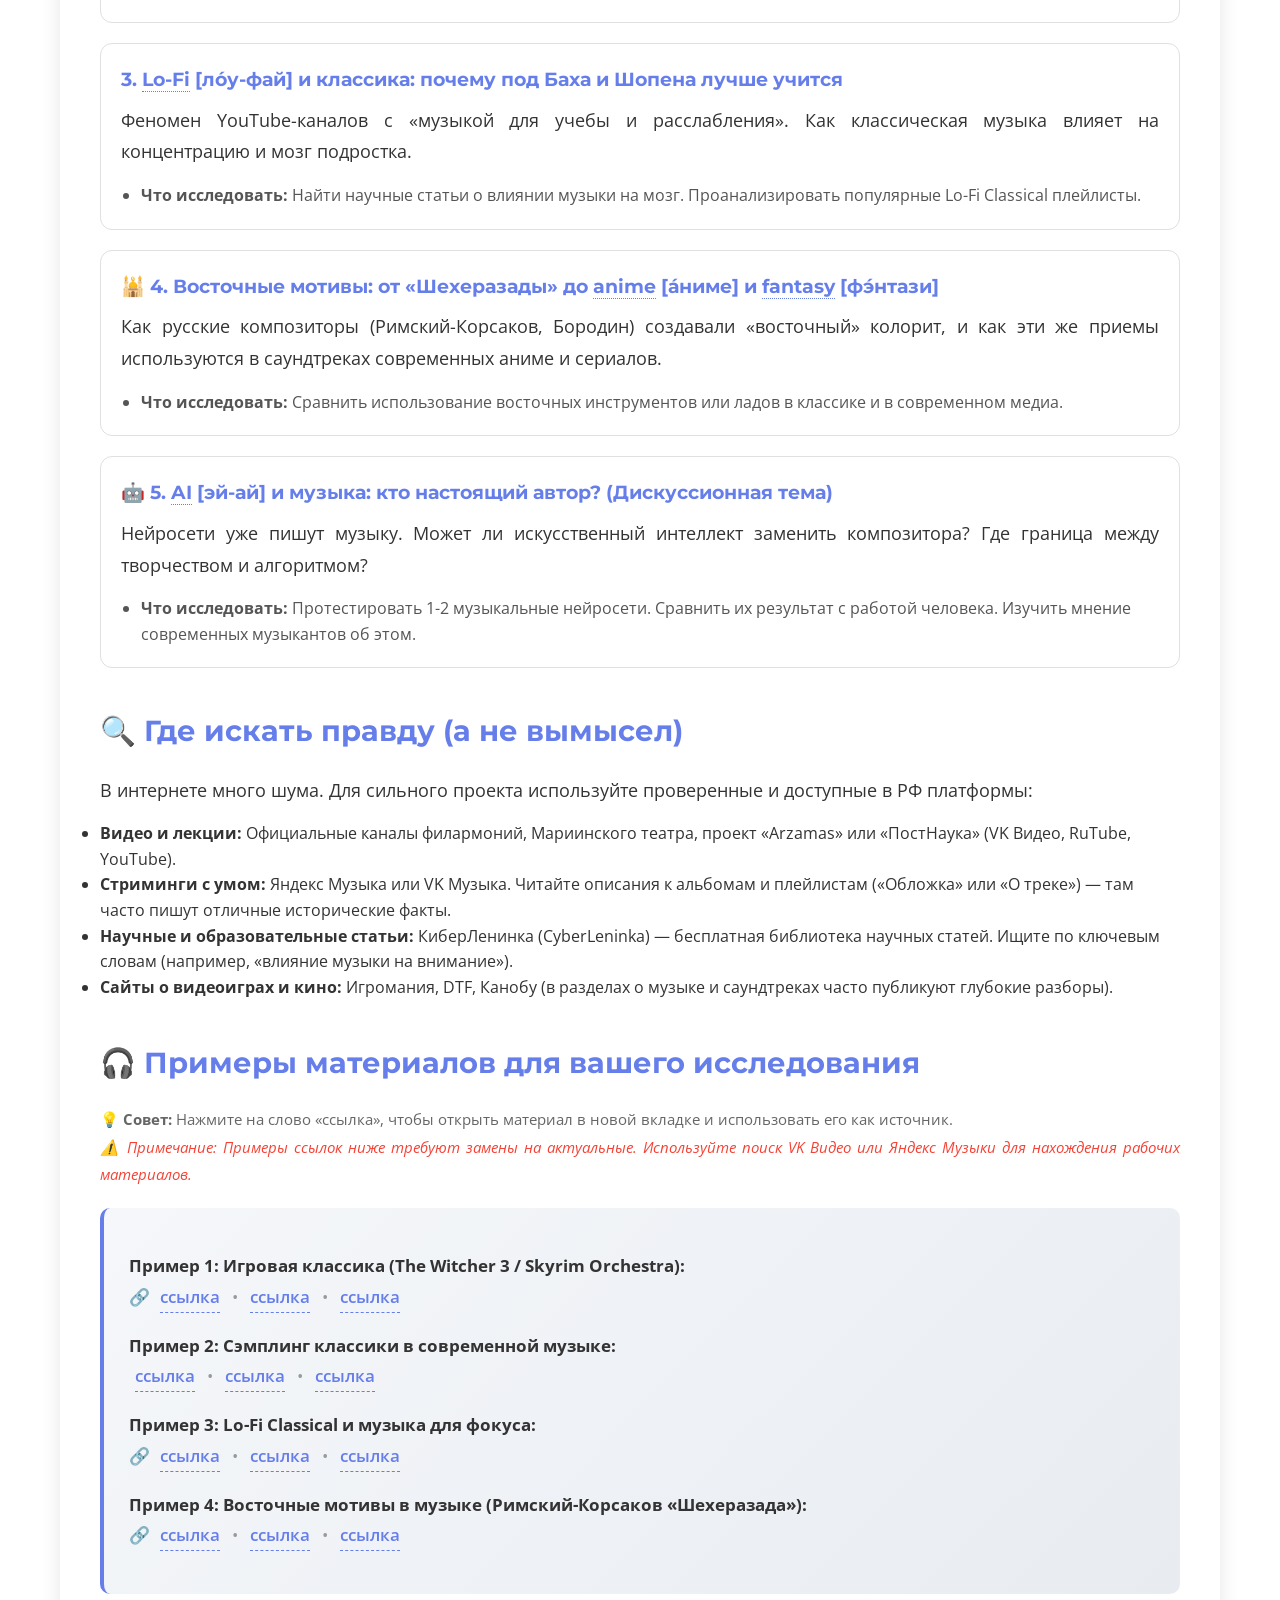
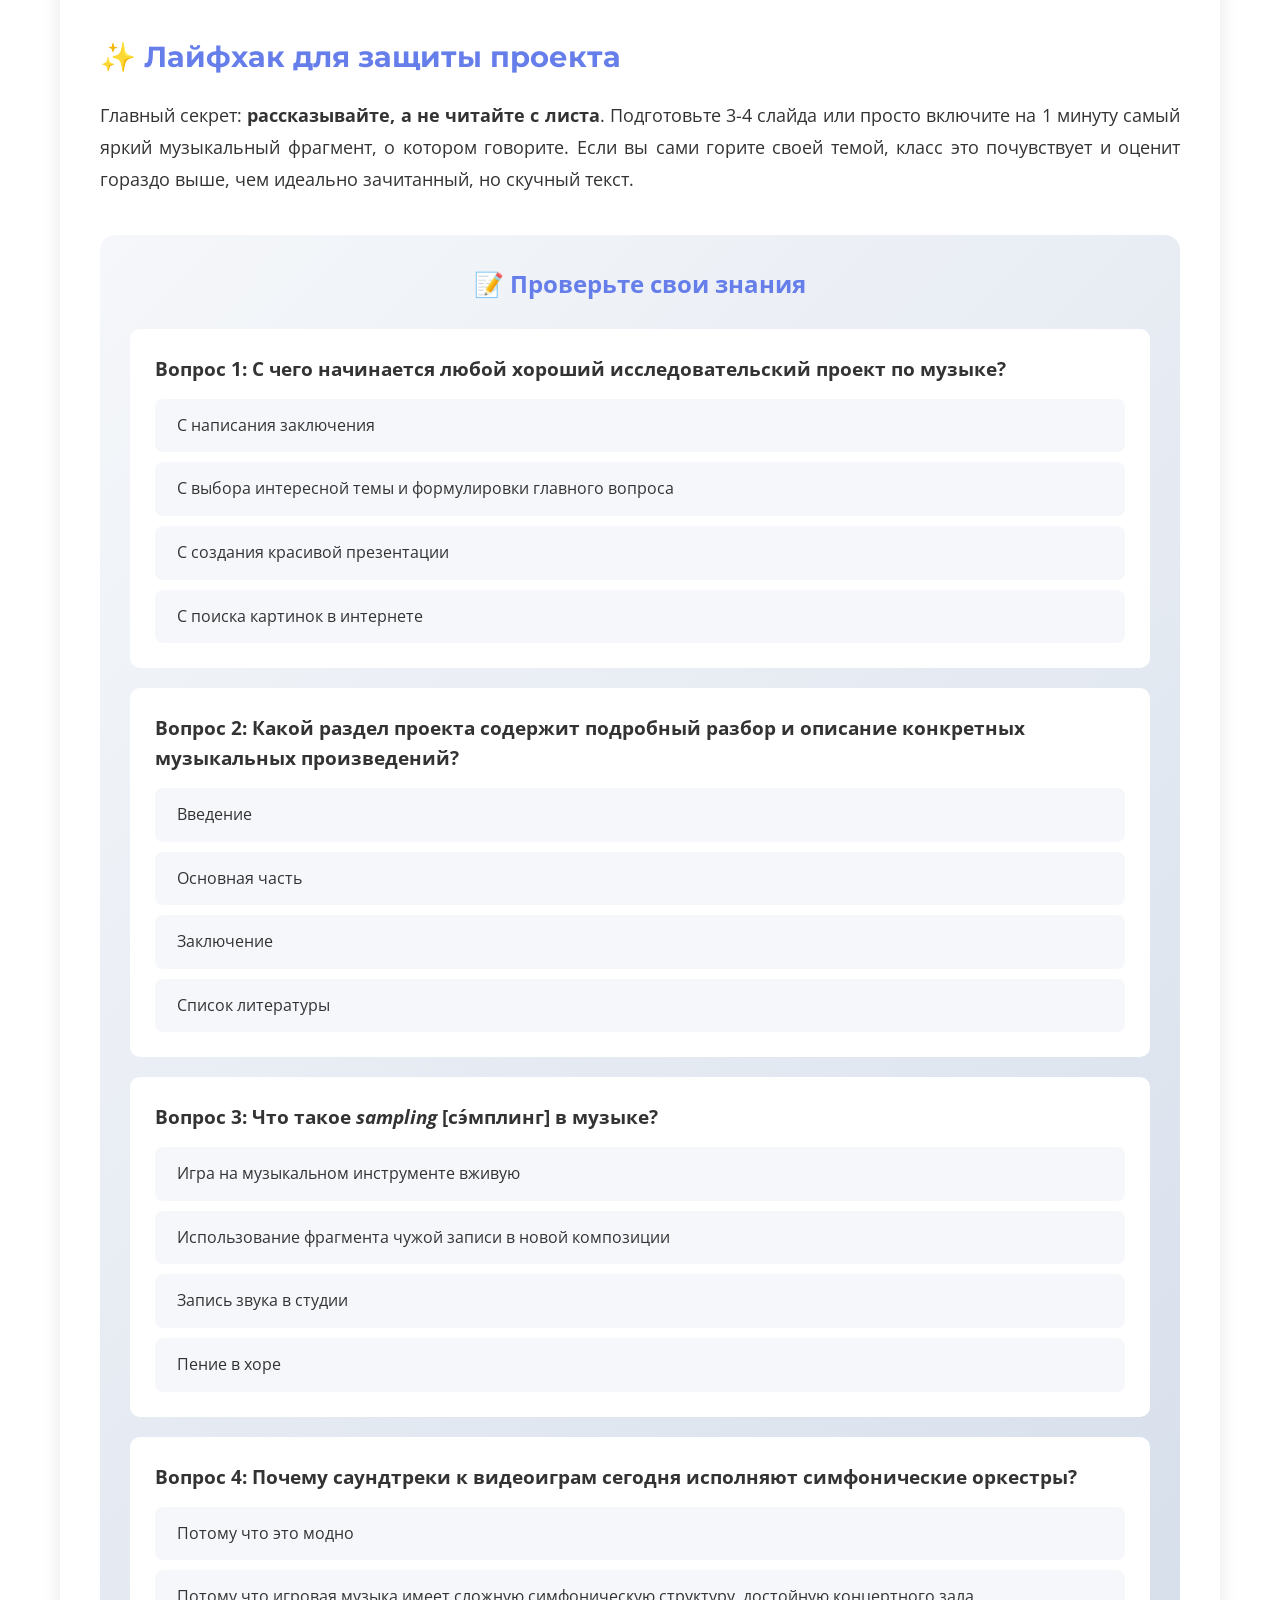
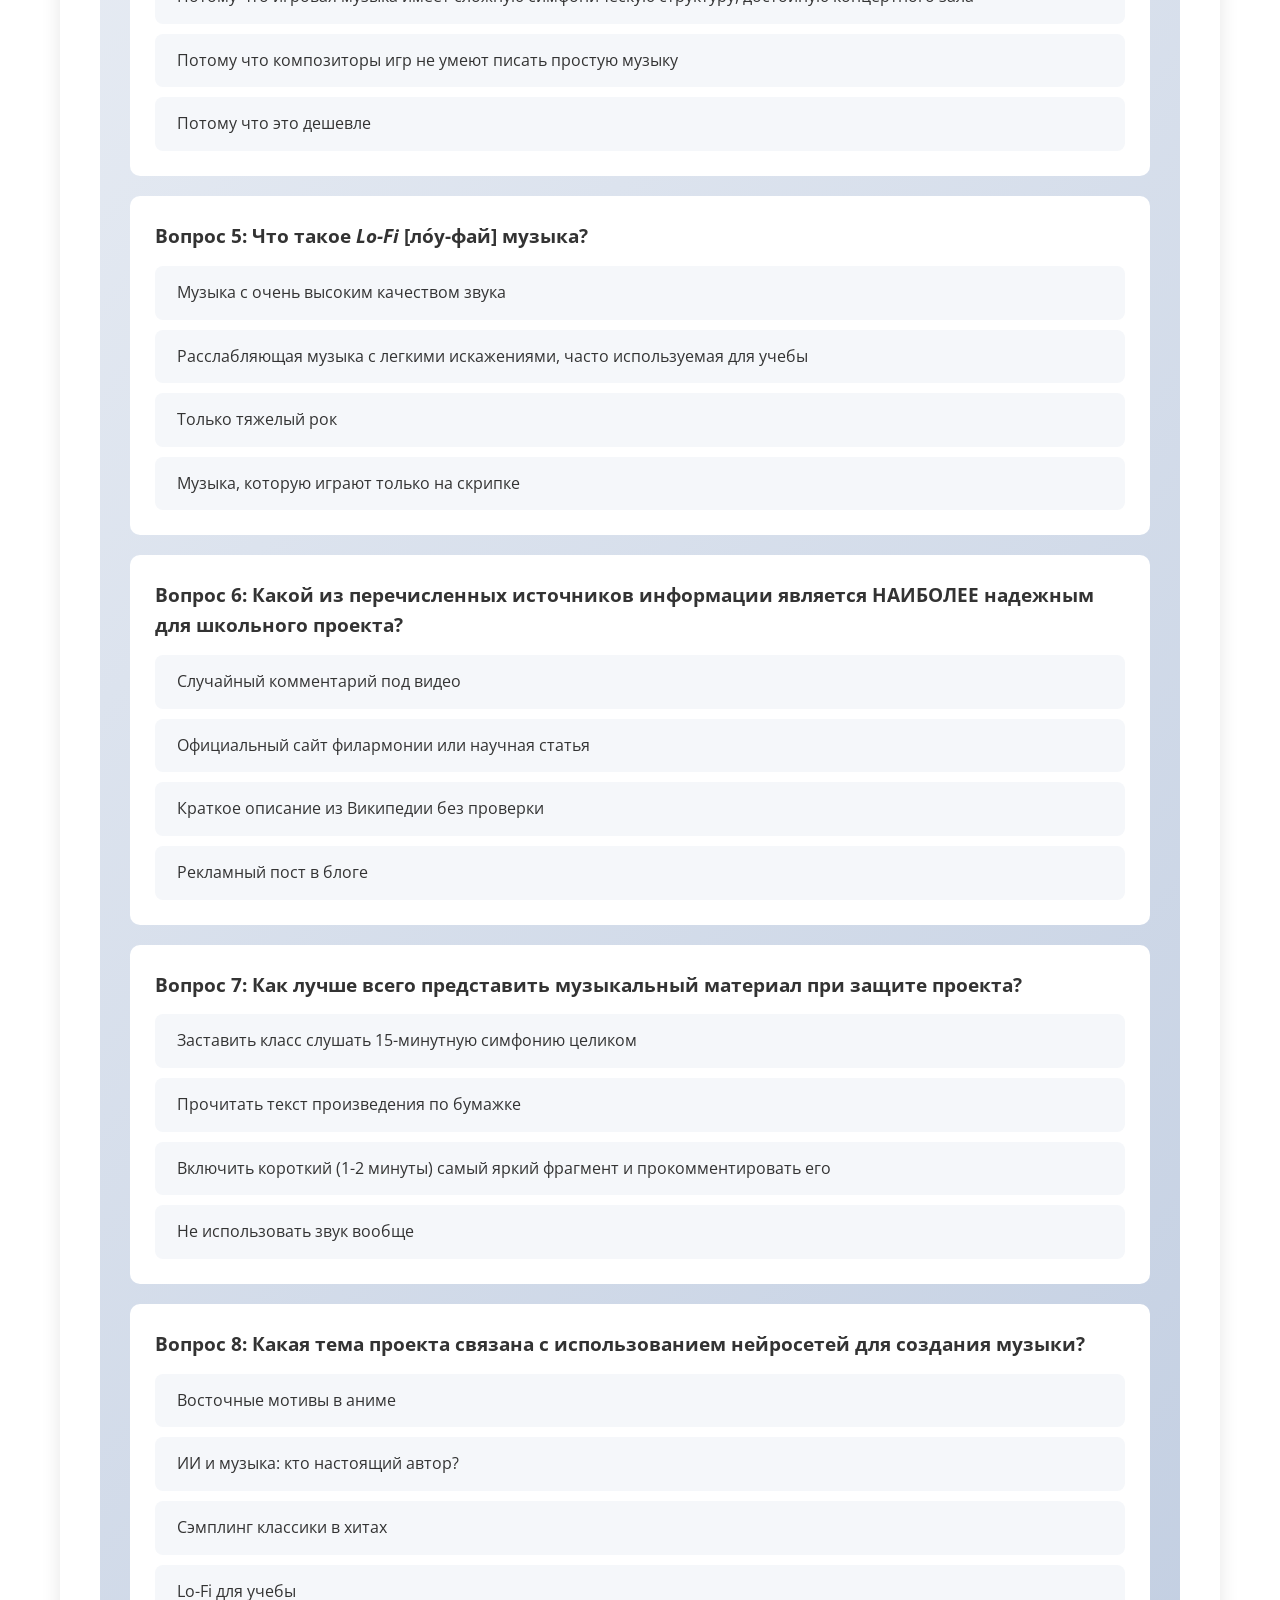
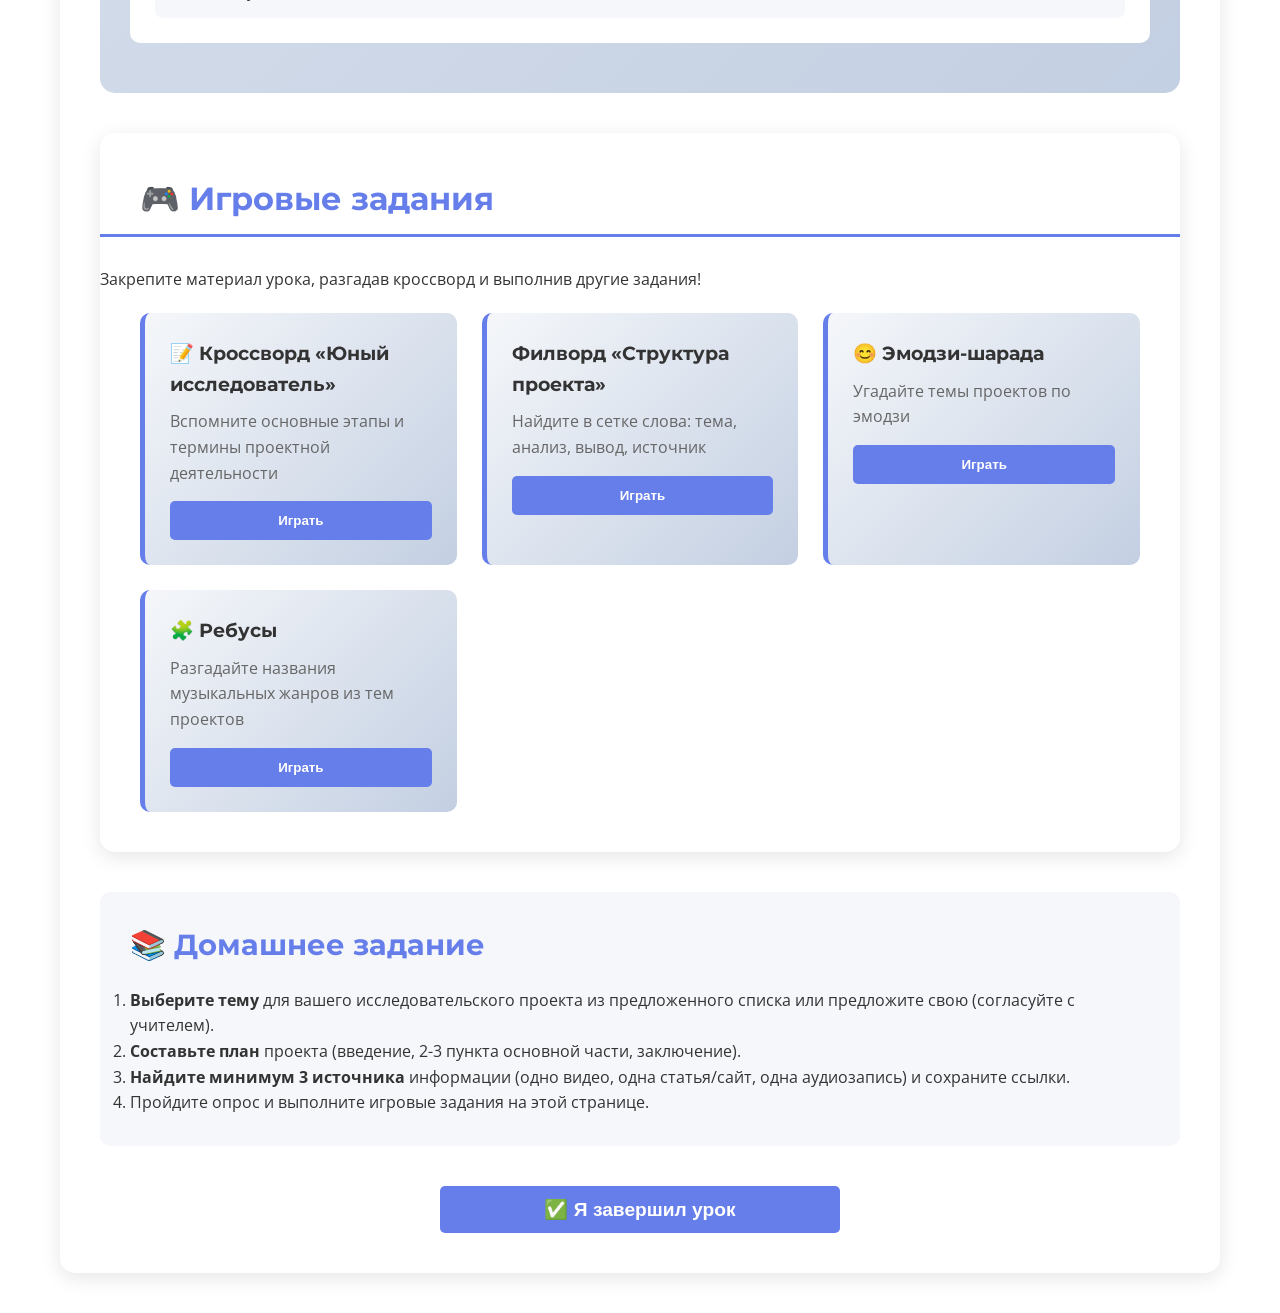
<file: lesson2-grade8.html>
<!DOCTYPE html>
<html lang="ru">
<head>
    <meta charset="UTF-8">
    <meta name="viewport" content="width=device-width, initial-scale=1.0">
    <title>Урок 2: Исследовательский проект - 8 класс</title>
    <link rel="stylesheet" href="style.css">
    <link href="https://fonts.googleapis.com/css2?family=Montserrat:wght@400;600;700&family=Open+Sans:wght@400;600&display=swap" rel="stylesheet">
    
    <!-- Стили для аккуратных ссылок-источников и новых блоков -->
    <style>
        .sources-container {
            background: linear-gradient(135deg, #f5f7fa 0%, #e8ecf1 100%);
            padding: 25px;
            border-radius: 10px;
            border-left: 4px solid #667eea;
        }
        .sources-container p {
            margin: 18px 0;
            line-height: 1.8;
            font-size: 1.05em;
        }
        .source-link {
            display: inline-block;
            color: #667eea;
            text-decoration: none;
            font-weight: 600;
            border-bottom: 1px dashed #667eea;
            margin: 0 6px;
            transition: all 0.2s ease;
        }
        .source-link:hover {
            color: #764ba2;
            border-bottom-style: solid;
            transform: translateY(-1px);
        }
        .separator { color: #999; margin: 0 2px; }
        
        .topic-card {
            background: white;
            border: 1px solid #e0e0e0;
            border-radius: 12px;
            padding: 20px;
            margin-bottom: 20px;
            transition: transform 0.2s ease, box-shadow 0.2s ease;
        }
        .topic-card:hover {
            transform: translateY(-3px);
            box-shadow: 0 8px 20px rgba(102, 126, 234, 0.15);
            border-color: #667eea;
        }
        .topic-card h4 {
            color: #667eea;
            font-family: 'Montserrat', sans-serif;
            margin-top: 0;
            margin-bottom: 10px;
            font-size: 1.2em;
        }
        .topic-card ul {
            margin: 10px 0 0 20px;
            color: #555;
        }
        .step-badge {
            display: inline-block;
            background: #667eea;
            color: white;
            width: 28px;
            height: 28px;
            border-radius: 50%;
            text-align: center;
            line-height: 28px;
            font-weight: bold;
            margin-right: 10px;
            font-size: 0.9em;
        }
        .eng-term {
            border-bottom: 1px dotted #667eea;
            cursor: help;
            color: #667eea;
        }
    </style>
</head>
<body>
    <div class="lesson-page">
        <div class="container">
            <!-- ШАПКА УРОКА -->
            <div class="lesson-header">
                <a href="index.html" class="back-btn">← Назад к урокам</a>
                <h1>Урок 2: Исследовательский проект</h1>
                <p class="lesson-subtitle">Как превратить любовь к музыке в крутое исследование</p>
                <div class="lesson-meta">
                    <div class="meta-item">⏱️ 45 минут</div>
                    <div class="meta-item">📚 8 класс</div>
                    <div class="meta-item">🔬 Проектная деятельность</div>
                </div>
            </div>

            <!-- ОСНОВНОЕ СОДЕРЖИМОЕ УРОКА -->
            <div class="lesson-content">
                
                <!-- ВВЕДЕНИЕ -->
                <div class="lesson-section">
                    <h2>📖 Введение: Музыка как детективная история</h2>
                    <p>
                        Вы когда-нибудь слышали эпичную мелодию в <span class="eng-term" title="Видеоигра — интерактивное развлечение">video game</span> [ви́део гейм], тренде или фильме и думали: «Где-то я это уже слышал»? Скорее всего, это была переработанная классика или народный мотив, которому уже сотни лет. 
                    </p>
                    <p>
                        Сегодня мы не просто слушаем музыку, мы становимся музыкальными детективами. Исследовательский проект — это возможность выбрать тему, которая вам действительно интересна, найти на неё ответы и удивить одноклассников своими открытиями. Это не скучный реферат, а настоящее расследование!
                    </p>
                </div>

                <!-- АНАТОМИЯ ПРОЕКТА -->
                <div class="lesson-section">
                    <h2> Анатомия идеального проекта</h2>
                    <p>Чтобы работа выглядела профессионально, придерживайтесь этой структуры (это как скелет, на который наращивается мясо):</p>
                    <ol>
                        <li><strong>Введение (10% работы):</strong> 
                            <ul>
                                <li><em>Актуальность:</em> Почему эта тема важна именно сейчас?</li>
                                <li><em>Цель:</em> Чего вы хотите достичь? (Например: «Доказать, что саундтреки к играм — это новая симфоническая музыка»).</li>
                            </ul>
                        </li>
                        <li><strong>Основная часть (70% работы):</strong> 
                            <ul>
                                <li><em>Теория:</em> Краткая историческая справка.</li>
                                <li><em>Практика/Анализ:</em> Разбор 1-2 конкретных треков или произведений. Опишите инструменты, ритм, настроение и как это работает.</li>
                            </ul>
                        </li>
                        <li><strong>Заключение (15% работы):</strong> Ваши личные выводы. Удалось ли достичь цели? Что вас удивило?</li>
                        <li><strong>Список источников (5% работы):</strong> Ссылки на видео, статьи, плейлисты.</li>
                    </ol>
                </div>

                <!-- ТОП ТЕМ ДЛЯ 2026 ГОДА -->
                <div class="lesson-section">
                    <h2>🔥 Топ-5 тем для проекта (Актуально для 2026)</h2>
                    <p>Не берите то, что «надо». Берите то, о чем хочется рассказать друзьям. Вот несколько беспроигрышных идей:</p>
                    
                    <div class="topic-card">
                        <h4>🎮 1. Саундтреки <span class="eng-term" title="Видеоигра">video games</span> [ви́део геймс] как новая симфоническая музыка</h4>
                        <p>Почему музыка из <span class="eng-term" title="Ведьмак — популярная фэнтезийная игра">The Witcher</span> [зэ ви́чер], <span class="eng-term" title="Скайрим — игра про драконов и приключения">Skyrim</span> [скайрим], <span class="eng-term" title="Геншин Импакт — популярная аниме-игра">Genshin Impact</span> [ге́ншин и́мпакт] или <span class="eng-term" title="Киберпанк — игра о будущем">Cyberpunk</span> [са́йберпанк] исполняется реальными филармоническими оркестрами на стадионах?</p>
                        <ul>
                            <li><strong>Что исследовать:</strong> Сравнить структуру игрового трека с классической симфонией. Найти интервью с композиторами игр.</li>
                        </ul>
                    </div>

                    <div class="topic-card">
                        <h4>🎧 2. <span class="eng-term" title="Сэмплинг — использование фрагмента чужой записи в новой композиции">Sampling</span> [сэ́мплинг]: как классика и фольклор становятся современными хитами</h4>
                        <p>Как фрагменты Чайковского, Моцарта или русских народных песен попадают в треки популярных рэп- и поп-исполнителей.</p>
                        <ul>
                            <li><strong>Что исследовать:</strong> Взять один современный хит и найти его оригинальный классический или фольклорный источник. Сравнить их.</li>
                        </ul>
                    </div>

                    <div class="topic-card">
                        <h4> 3. <span class="eng-term" title="Лоу-Фай — расслабляющая музыка с легкими искажениями качества">Lo-Fi</span> [ло́у-фай] и классика: почему под Баха и Шопена лучше учится</h4>
                        <p>Феномен YouTube-каналов с «музыкой для учебы и расслабления». Как классическая музыка влияет на концентрацию и мозг подростка.</p>
                        <ul>
                            <li><strong>Что исследовать:</strong> Найти научные статьи о влиянии музыки на мозг. Проанализировать популярные Lo-Fi Classical плейлисты.</li>
                        </ul>
                    </div>

                    <div class="topic-card">
                        <h4>🕌 4. Восточные мотивы: от «Шехеразады» до <span class="eng-term" title="Аниме — японская анимация">anime</span> [а́ниме] и <span class="eng-term" title="Фэнтези — жанр сказок и волшебства">fantasy</span> [фэ́нтази]</h4>
                        <p>Как русские композиторы (Римский-Корсаков, Бородин) создавали «восточный» колорит, и как эти же приемы используются в саундтреках современных аниме и сериалов.</p>
                        <ul>
                            <li><strong>Что исследовать:</strong> Сравнить использование восточных инструментов или ладов в классике и в современном медиа.</li>
                        </ul>
                    </div>

                    <div class="topic-card">
                        <h4>🤖 5. <span class="eng-term" title="Искусственный интеллект — компьютерные программы, имитирующие человеческий разум">AI</span> [эй-ай] и музыка: кто настоящий автор? (Дискуссионная тема)</h4>
                        <p>Нейросети уже пишут музыку. Может ли искусственный интеллект заменить композитора? Где граница между творчеством и алгоритмом?</p>
                        <ul>
                            <li><strong>Что исследовать:</strong> Протестировать 1-2 музыкальные нейросети. Сравнить их результат с работой человека. Изучить мнение современных музыкантов об этом.</li>
                        </ul>
                    </div>
                </div>

                <!-- ГДЕ ИСКАТЬ ИНФОРМАЦИЮ -->
                <div class="lesson-section">
                    <h2>🔍 Где искать правду (а не вымысел)</h2>
                    <p>В интернете много шума. Для сильного проекта используйте проверенные и доступные в РФ платформы:</p>
                    <ul>
                        <li><strong>Видео и лекции:</strong> Официальные каналы филармоний, Мариинского театра, проект «Arzamas» или «ПостНаука» (VK Видео, RuTube, YouTube).</li>
                        <li><strong>Стриминги с умом:</strong> Яндекс Музыка или VK Музыка. Читайте описания к альбомам и плейлистам («Обложка» или «О треке») — там часто пишут отличные исторические факты.</li>
                        <li><strong>Научные и образовательные статьи:</strong> КиберЛенинка (CyberLeninka) — бесплатная библиотека научных статей. Ищите по ключевым словам (например, «влияние музыки на внимание»).</li>
                        <li><strong>Сайты о видеоиграх и кино:</strong> Игромания, DTF, Канобу (в разделах о музыке и саундтреках часто публикуют глубокие разборы).</li>
                    </ul>
                </div>

                <!-- ПРИМЕРЫ ДЛЯ ВДОХНОВЕНИЯ -->
                <div class="lesson-section">
                    <h2>🎧 Примеры материалов для вашего исследования</h2>
                    <p style="margin-bottom: 20px; color: #666; font-size: 0.95em;">
                        💡 <strong>Совет:</strong> Нажмите на слово «ссылка», чтобы открыть материал в новой вкладке и использовать его как источник. <br>
                        <em style="color: #f44336;">⚠️ Примечание: Примеры ссылок ниже требуют замены на актуальные. Используйте поиск VK Видео или Яндекс Музыки для нахождения рабочих материалов.</em>
                    </p>
                    
                    <div class="sources-container">
                        <p>
                            <strong>Пример 1: Игровая классика (The Witcher 3 / Skyrim Orchestra):</strong><br>
                            🔗 <a href="https://vk.com/videos?z=video-117550702_456239501" target="_blank" class="source-link" title="VK Видео — поиск по оркестровой музыке из игр">ссылка</a>
                            <span class="separator">•</span>
                            <a href="https://music.yandex.ru/search?text=witcher%20orchestra" target="_blank" class="source-link" title="Яндекс Музыка — саундтреки Ведьмака">ссылка</a>
                            <span class="separator">•</span>
                            <a href="https://rutube.ru/search/?text=skyrim%20orchestra" target="_blank" class="source-link" title="RuTube — оркестровая музыка Skyrim">ссылка</a>
                        </p>

                        <p>
                            <strong>Пример 2: Сэмплинг классики в современной музыке:</strong><br>
                             <a href="https://vk.com/videos?z=video-51870033_456239502" target="_blank" class="source-link" title="VK Видео — примеры сэмплирования классики">ссылка</a>
                            <span class="separator">•</span>
                            <a href="https://music.yandex.ru/search?text=sampling%20classical%20music" target="_blank" class="source-link" title="Яндекс Музыка — современная музыка с классическими сэмплами">ссылка</a>
                            <span class="separator">•</span>
                            <a href="https://cyberleninka.ru/search?q=сэмплинг%20классической%20музыки" target="_blank" class="source-link" title="КиберЛенинка — научные статьи о сэмплинге">ссылка</a>
                        </p>

                        <p>
                            <strong>Пример 3: Lo-Fi Classical и музыка для фокуса:</strong><br>
                            🔗 <a href="https://vk.com/videos?z=video-117550702_456239503" target="_blank" class="source-link" title="VK Видео — Lo-Fi музыка для учебы">ссылка</a>
                            <span class="separator">•</span>
                            <a href="https://music.yandex.ru/search?text=lo-fi%20classical" target="_blank" class="source-link" title="Яндекс Музыка — Lo-Fi Classical плейлисты">ссылка</a>
                            <span class="separator">•</span>
                            <a href="https://cyberleninka.ru/search?q=влияние%20музыки%20на%20концентрацию" target="_blank" class="source-link" title="КиберЛенинка — исследования о влиянии музыки">ссылка</a>
                        </p>

                        <p>
                            <strong>Пример 4: Восточные мотивы в музыке (Римский-Корсаков «Шехеразада»):</strong><br>
                            🔗 <a href="https://vk.com/videos?z=video-117550702_456239504" target="_blank" class="source-link" title="VK Видео — Шехеразада Римского-Корсакова">ссылка</a>
                            <span class="separator">•</span>
                            <a href="https://music.yandex.ru/search?text=scheherazade%20rimsky-korsakov" target="_blank" class="source-link" title="Яндекс Музыка — Шехеразада">ссылка</a>
                            <span class="separator">•</span>
                            <a href="https://rutube.ru/search/?text=восточные%20мотивы%20классическая%20музыка" target="_blank" class="source-link" title="RuTube — восточные мотивы в классике">ссылка</a>
                        </p>
                    </div>
                </div>

                <!-- ЗАКЛЮЧЕНИЕ -->
                <div class="lesson-section">
                    <h2>✨ Лайфхак для защиты проекта</h2>
                    <p>
                        Главный секрет: <strong>рассказывайте, а не читайте с листа</strong>. Подготовьте 3-4 слайда или просто включите на 1 минуту самый яркий музыкальный фрагмент, о котором говорите. Если вы сами горите своей темой, класс это почувствует и оценит гораздо выше, чем идеально зачитанный, но скучный текст.
                    </p>
                </div>

                <!-- ОПРОС -->
                <div class="quiz-container" id="quiz">
                    <h2>📝 Проверьте свои знания</h2>
                    <div id="quiz-content">
                        <!-- Вопросы загрузятся автоматически из quiz.js -->
                    </div>
                </div>

                <!-- ИГРОВЫЕ ЗАДАНИЯ -->
                <div class="games-section" style="margin-top: 40px;">
                    <h2>🎮 Игровые задания</h2>
                    <p style="margin-bottom: 20px;">Закрепите материал урока, разгадав кроссворд и выполнив другие задания!</p>
                    
                    <div class="games-grid">
                        <div class="game-card">
                            <h3>📝 Кроссворд «Юный исследователь»</h3>
                            <p>Вспомните основные этапы и термины проектной деятельности</p>
                            <button onclick="openGame('crossword', 8, 2)">Играть</button>
                        </div>
                        <div class="game-card">
                            <h3> Филворд «Структура проекта»</h3>
                            <p>Найдите в сетке слова: тема, анализ, вывод, источник</p>
                            <button onclick="openGame('wordsearch', 8, 2)">Играть</button>
                        </div>
                        <div class="game-card">
                            <h3>😊 Эмодзи-шарада</h3>
                            <p>Угадайте темы проектов по эмодзи</p>
                            <button onclick="openGame('emoji', 8, 2)">Играть</button>
                        </div>
                        <div class="game-card">
                            <h3>🧩 Ребусы</h3>
                            <p>Разгадайте названия музыкальных жанров из тем проектов</p>
                            <button onclick="openGame('rebus', 8, 2)">Играть</button>
                        </div>
                    </div>
                </div>

                <!-- ДОМАШНЕЕ ЗАДАНИЕ -->
                <div class="lesson-section" style="background: #f5f7fa; padding: 30px; border-radius: 10px; margin-top: 40px;">
                    <h2>📚 Домашнее задание</h2>
                    <ol>
                        <li><strong>Выберите тему</strong> для вашего исследовательского проекта из предложенного списка или предложите свою (согласуйте с учителем).</li>
                        <li><strong>Составьте план</strong> проекта (введение, 2-3 пункта основной части, заключение).</li>
                        <li><strong>Найдите минимум 3 источника</strong> информации (одно видео, одна статья/сайт, одна аудиозапись) и сохраните ссылки.</li>
                        <li>Пройдите опрос и выполните игровые задания на этой странице.</li>
                    </ol>
                </div>

                <!-- КНОПКА ЗАВЕРШЕНИЯ -->
                <div style="text-align: center; margin-top: 40px;">
                    <button class="start-btn" onclick="completeLesson(8, 2)" style="max-width: 400px; font-size: 1.2em;">
                        ✅ Я завершил урок
                    </button>
                </div>

            </div> <!-- Конец lesson-content -->
        </div> <!-- Конец container -->
    </div> <!-- Конец lesson-page -->

    <!-- ПОДКЛЮЧЕНИЕ СКРИПТОВ -->
    <script src="script.js"></script>
    <script src="quiz.js"></script>
    <script src="games.js"></script>
</body>
</html>
</file>
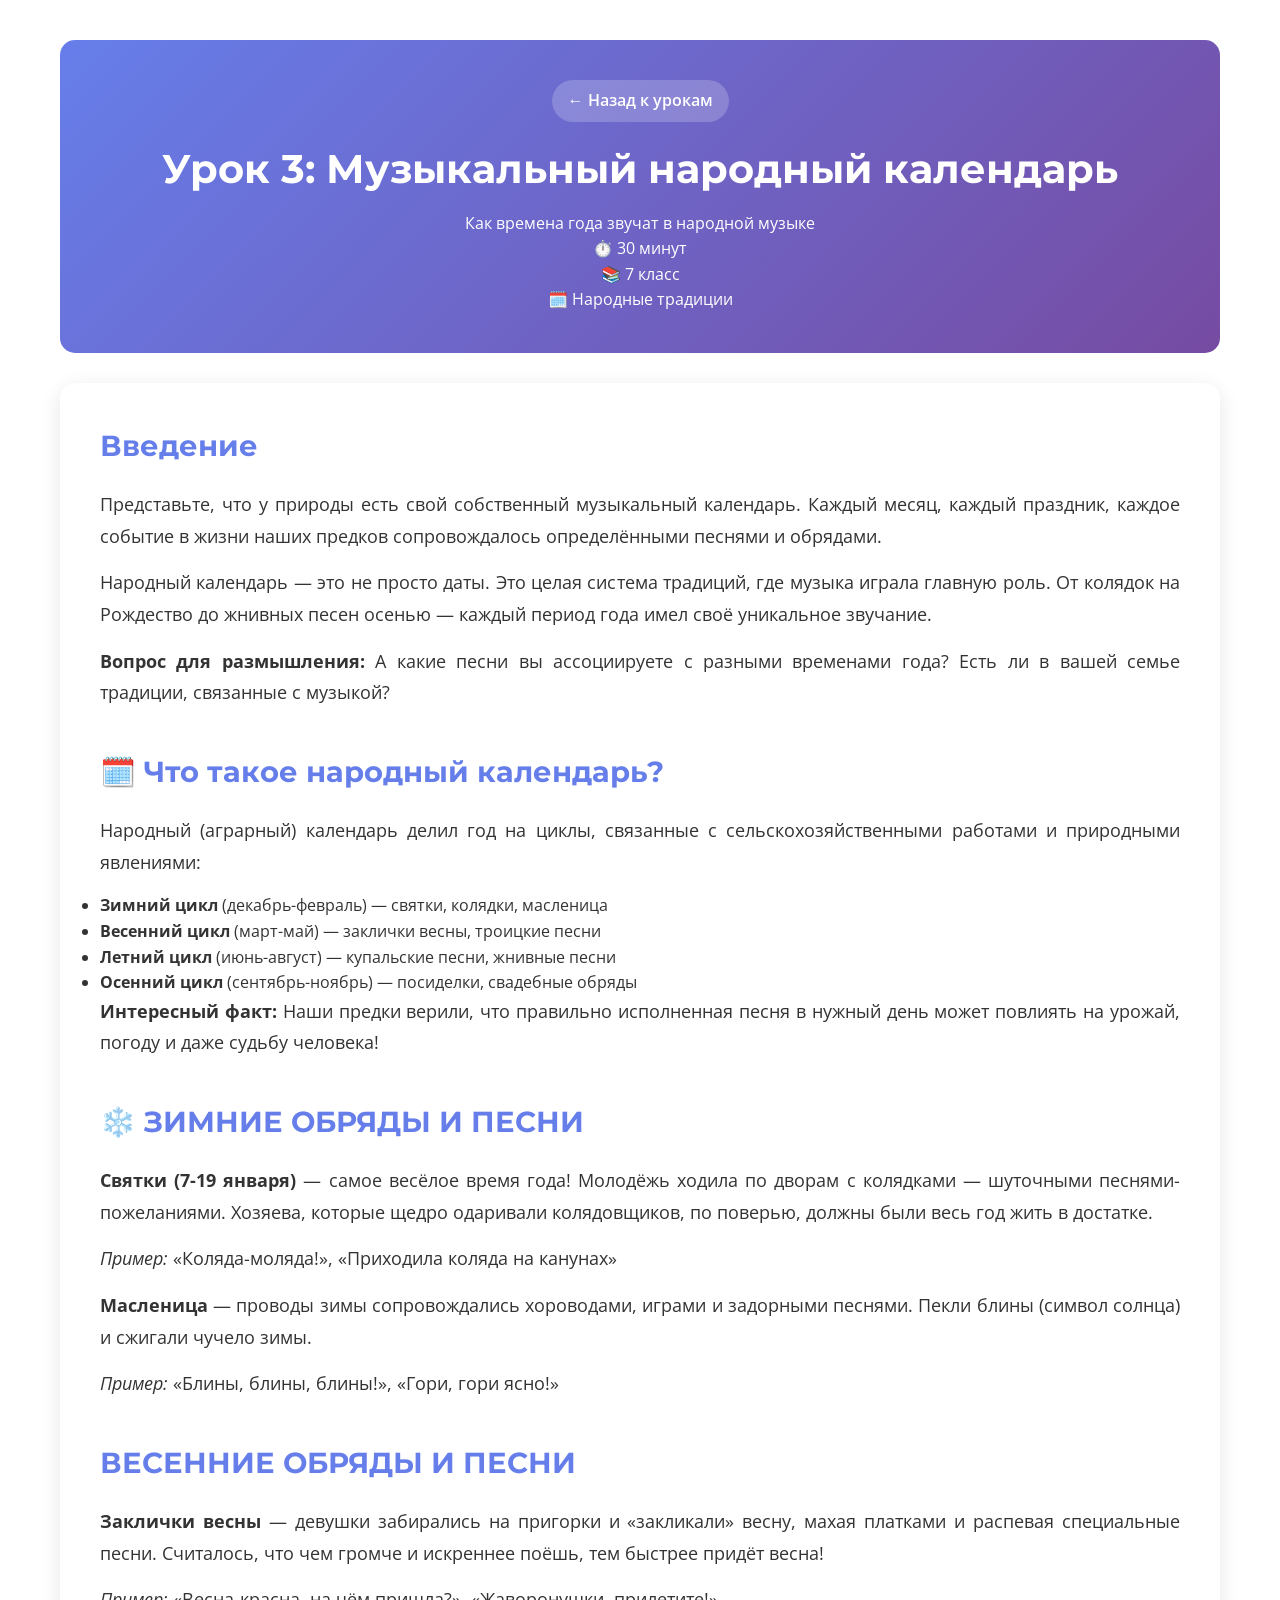
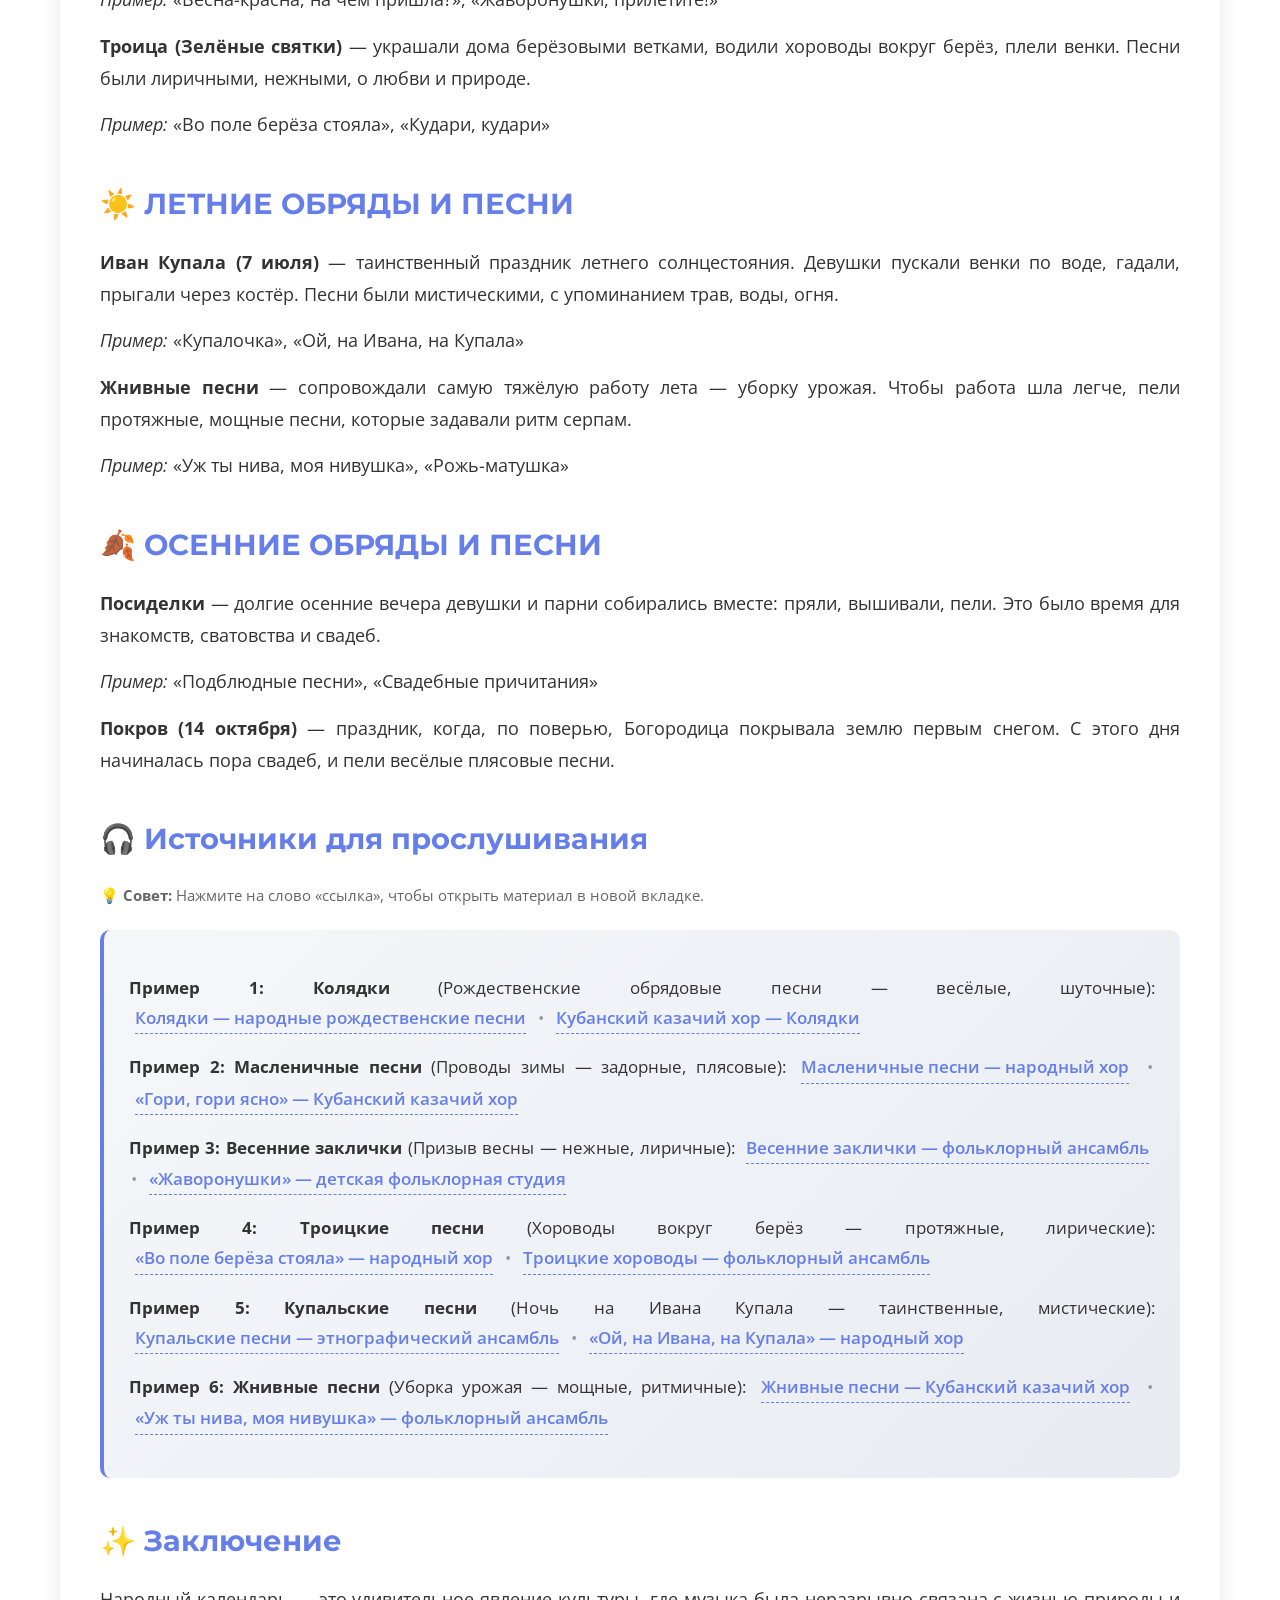
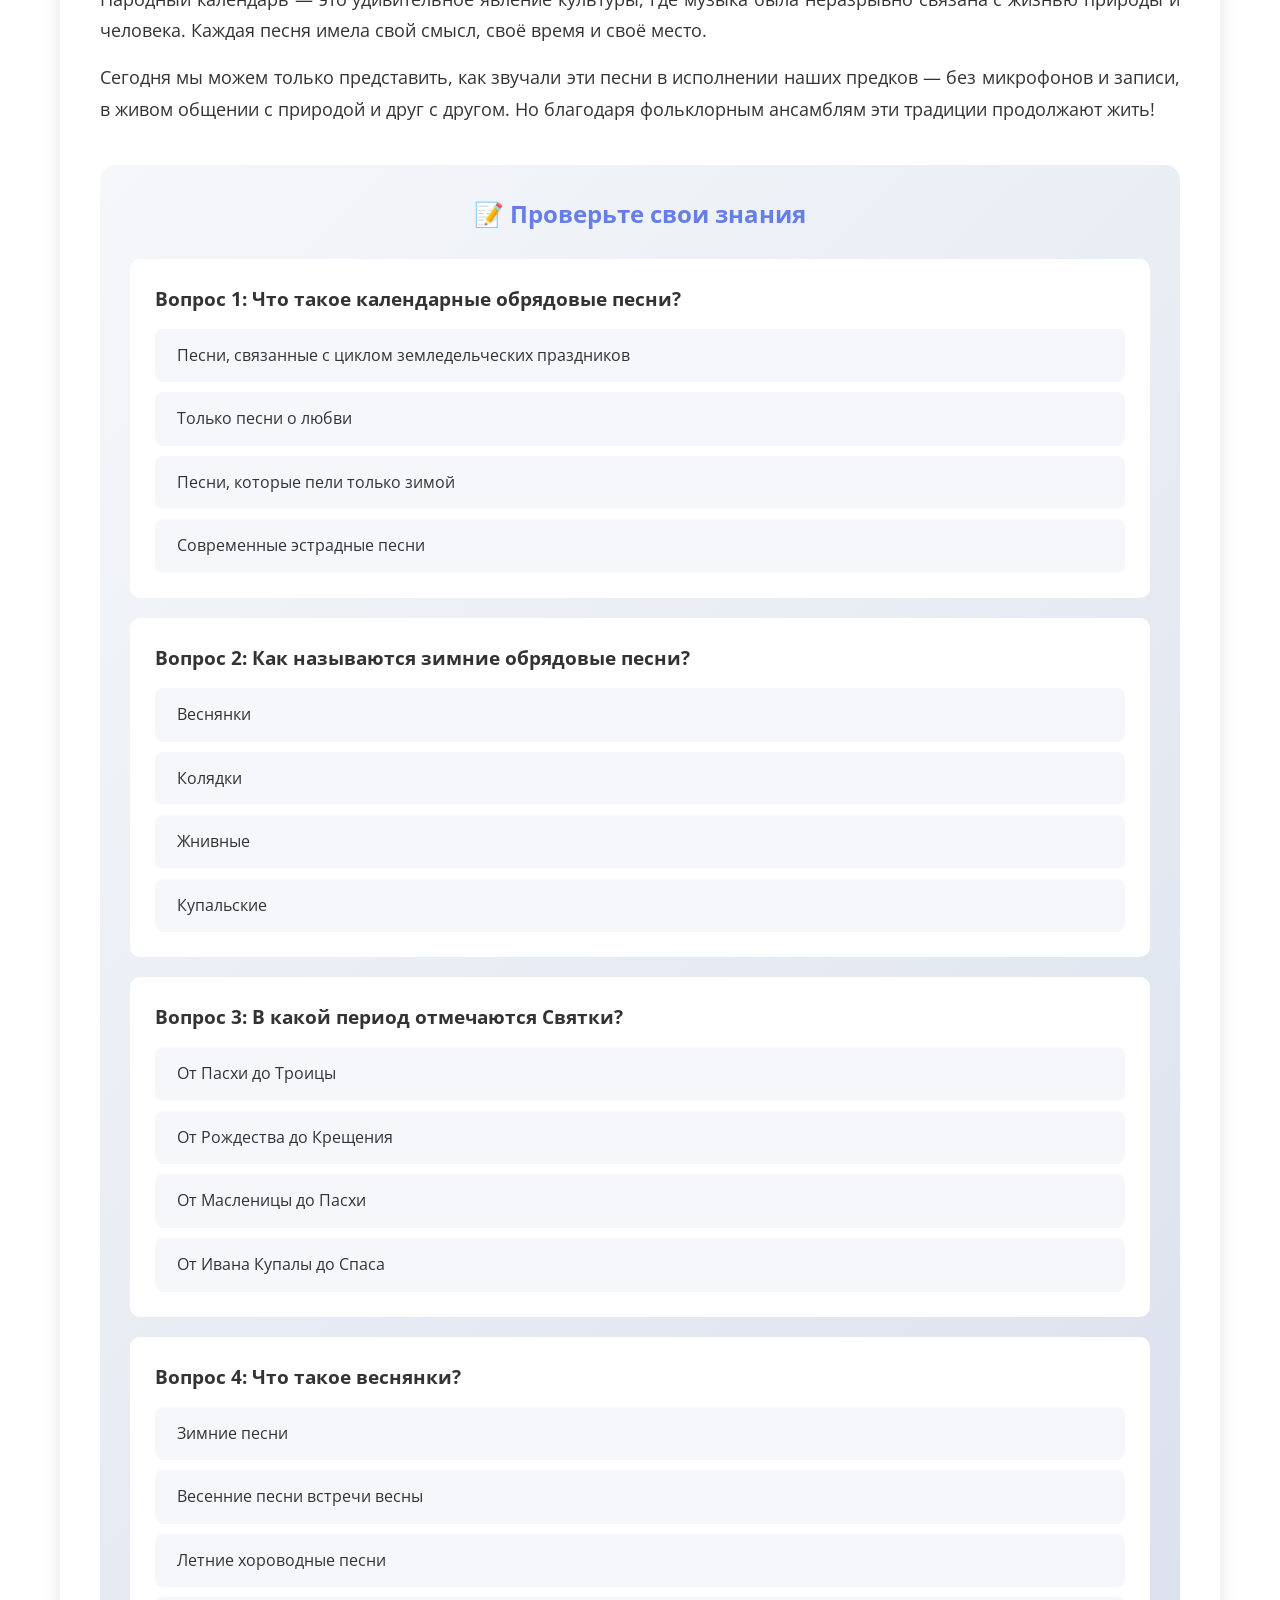
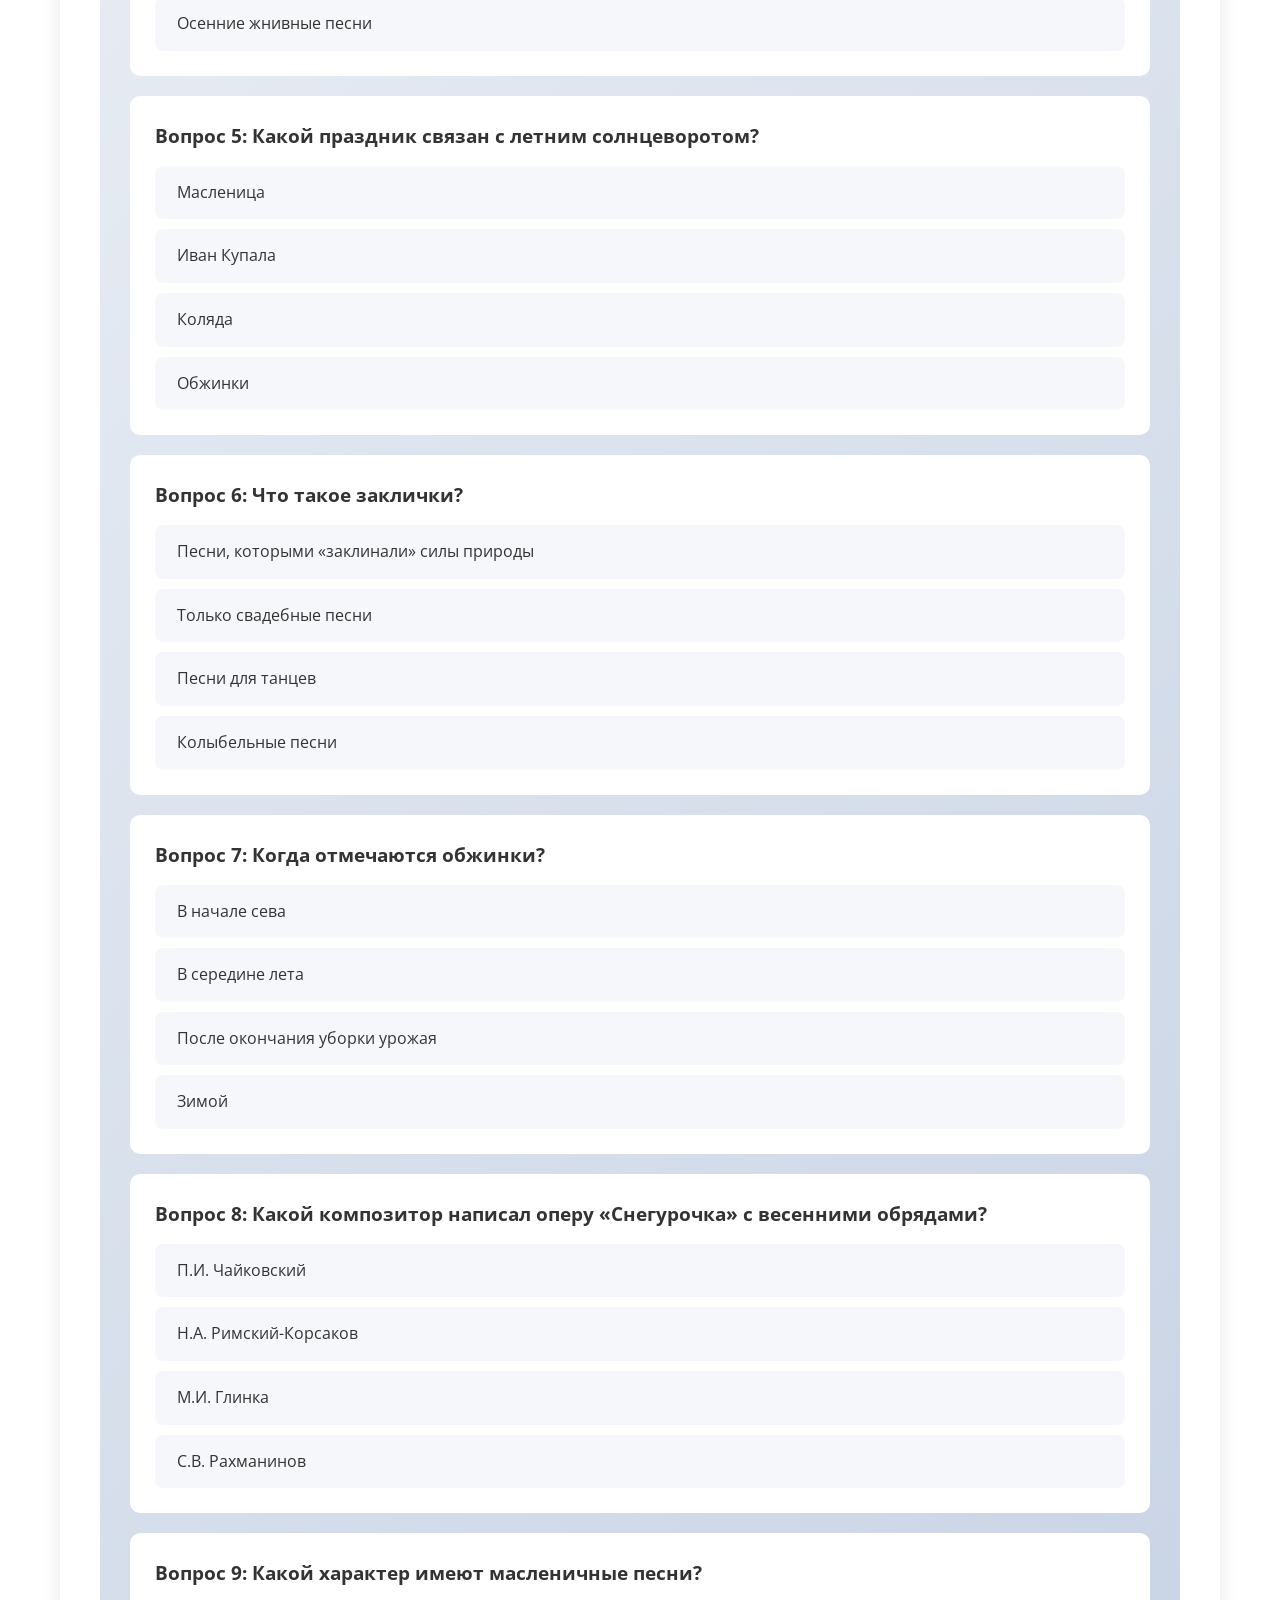
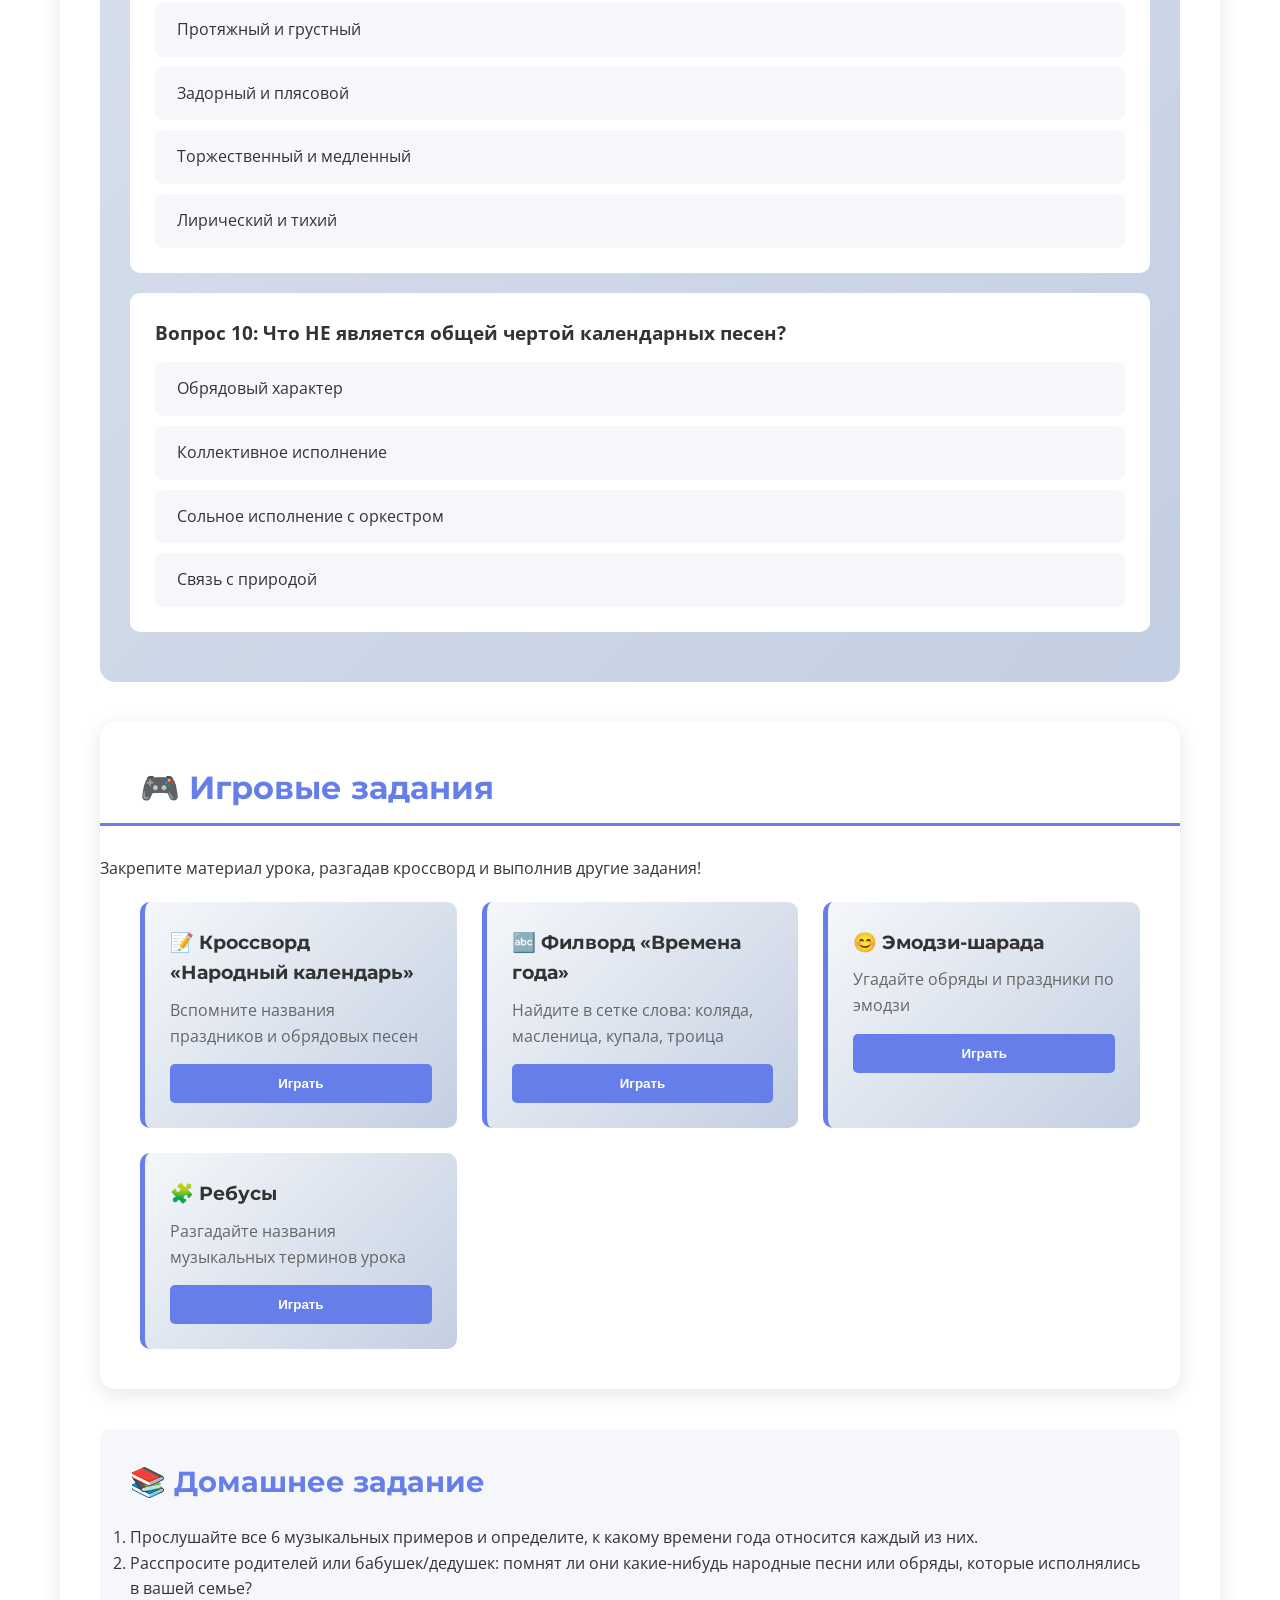
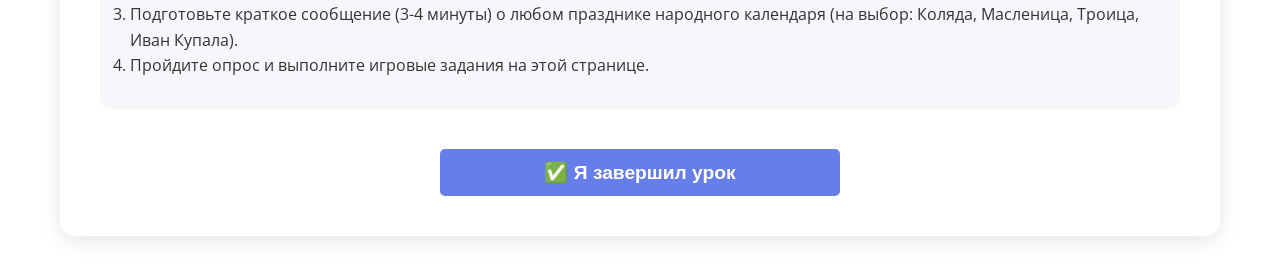
<file: lesson3-grade7.html>
<!DOCTYPE html>
<html lang="ru">
<head>
    <meta charset="UTF-8">
    <meta name="viewport" content="width=device-width, initial-scale=1.0">
    <title>Урок 3: Музыкальный народный календарь - 7 класс</title>
    <link rel="stylesheet" href="style.css">
    <link href="https://fonts.googleapis.com/css2?family=Montserrat:wght@400;600;700&family=Open+Sans:wght@400;600&display=swap" rel="stylesheet">
    
    <!-- Дополнительные стили для красивых ссылок-источников -->
    <style>
        .sources-container {
            background: linear-gradient(135deg, #f5f7fa 0%, #e8ecf1 100%);
            padding: 25px;
            border-radius: 10px;
            border-left: 4px solid #667eea;
        }
        .sources-container p {
            margin: 18px 0;
            line-height: 1.8;
            font-size: 1.05em;
        }
        .source-link {
            display: inline-block;
            color: #667eea;
            text-decoration: none;
            font-weight: 600;
            border-bottom: 1px dashed #667eea;
            margin: 0 6px;
            transition: all 0.2s ease;
        }
        .source-link:hover {
            color: #764ba2;
            border-bottom-style: solid;
            transform: translateY(-1px);
        }
        .separator {
            color: #999;
            margin: 0 2px;
        }
    </style>
</head>
<body>
    <div class="lesson-page">
        <div class="container">
            <!-- ШАПКА УРОКА -->
            <div class="lesson-header">
                <a href="index.html" class="back-btn">← Назад к урокам</a>
                <h1>Урок 3: Музыкальный народный календарь</h1>
                <p class="lesson-subtitle">Как времена года звучат в народной музыке</p>
                <div class="lesson-meta">
                    <div class="meta-item">⏱️ 30 минут</div>
                    <div class="meta-item">📚 7 класс</div>
                    <div class="meta-item">🗓️ Народные традиции</div>
                </div>
            </div>

            <!-- ОСНОВНОЕ СОДЕРЖИМОЕ УРОКА -->
            <div class="lesson-content">
                
                <!-- ВВЕДЕНИЕ -->
                <div class="lesson-section">
                    <h2> Введение</h2>
                    <p>
                        Представьте, что у природы есть свой собственный музыкальный календарь. 
                        Каждый месяц, каждый праздник, каждое событие в жизни наших предков 
                        сопровождалось определёнными песнями и обрядами.
                    </p>
                    <p>
                        Народный календарь — это не просто даты. Это целая система традиций, 
                        где музыка играла главную роль. От колядок на Рождество до жнивных 
                        песен осенью — каждый период года имел своё уникальное звучание.
                    </p>
                    <p>
                        <strong>Вопрос для размышления:</strong> А какие песни вы ассоциируете 
                        с разными временами года? Есть ли в вашей семье традиции, связанные 
                        с музыкой?
                    </p>
                </div>

                <!-- ОСНОВНАЯ ЧАСТЬ 1 -->
                <div class="lesson-section">
                    <h2>🗓️ Что такое народный календарь?</h2>
                    <p>
                        Народный (аграрный) календарь делил год на циклы, связанные с 
                        сельскохозяйственными работами и природными явлениями:
                    </p>
                    <ul>
                        <li><strong>Зимний цикл</strong> (декабрь-февраль) — святки, колядки, масленица</li>
                        <li><strong>Весенний цикл</strong> (март-май) — заклички весны, троицкие песни</li>
                        <li><strong>Летний цикл</strong> (июнь-август) — купальские песни, жнивные песни</li>
                        <li><strong>Осенний цикл</strong> (сентябрь-ноябрь) — посиделки, свадебные обряды</li>
                    </ul>
                    <p>
                        <strong>Интересный факт:</strong> Наши предки верили, что правильно 
                        исполненная песня в нужный день может повлиять на урожай, погоду 
                        и даже судьбу человека!
                    </p>
                </div>

                <!-- ОСНОВНАЯ ЧАСТЬ 2 -->
                <div class="lesson-section">
                    <h2>❄️ ЗИМНИЕ ОБРЯДЫ И ПЕСНИ</h2>
                    <p>
                        <strong>Святки (7-19 января)</strong> — самое весёлое время года! 
                        Молодёжь ходила по дворам с колядками — шуточными песнями-пожеланиями. 
                        Хозяева, которые щедро одаривали колядовщиков, по поверью, должны 
                        были весь год жить в достатке.
                    </p>
                    <p>
                        <em>Пример:</em> «Коляда-моляда!», «Приходила коляда на канунах»
                    </p>
                    
                    <p>
                        <strong>Масленица</strong> — проводы зимы сопровождались хороводами, 
                        играми и задорными песнями. Пекли блины (символ солнца) и сжигали 
                        чучело зимы.
                    </p>
                    <p>
                        <em>Пример:</em> «Блины, блины, блины!», «Гори, гори ясно!»
                    </p>
                </div>

                <!-- ОСНОВНАЯ ЧАСТЬ 3 -->
                <div class="lesson-section">
                    <h2> ВЕСЕННИЕ ОБРЯДЫ И ПЕСНИ</h2>
                    <p>
                        <strong>Заклички весны</strong> — девушки забирались на пригорки и 
                        «закликали» весну, махая платками и распевая специальные песни. 
                        Считалось, что чем громче и искреннее поёшь, тем быстрее придёт весна!
                    </p>
                    <p>
                        <em>Пример:</em> «Весна-красна, на чём пришла?», «Жаворонушки, прилетите!»
                    </p>
                    
                    <p>
                        <strong>Троица (Зелёные святки)</strong> — украшали дома берёзовыми 
                        ветками, водили хороводы вокруг берёз, плели венки. Песни были 
                        лиричными, нежными, о любви и природе.
                    </p>
                    <p>
                        <em>Пример:</em> «Во поле берёза стояла», «Кудари, кудари»
                    </p>
                </div>

                <!-- ОСНОВНАЯ ЧАСТЬ 4 -->
                <div class="lesson-section">
                    <h2>☀️ ЛЕТНИЕ ОБРЯДЫ И ПЕСНИ</h2>
                    <p>
                        <strong>Иван Купала (7 июля)</strong> — таинственный праздник летнего 
                        солнцестояния. Девушки пускали венки по воде, гадали, прыгали через 
                        костёр. Песни были мистическими, с упоминанием трав, воды, огня.
                    </p>
                    <p>
                        <em>Пример:</em> «Купалочка», «Ой, на Ивана, на Купала»
                    </p>
                    
                    <p>
                        <strong>Жнивные песни</strong> — сопровождали самую тяжёлую работу 
                        лета — уборку урожая. Чтобы работа шла легче, пели протяжные, 
                        мощные песни, которые задавали ритм серпам.
                    </p>
                    <p>
                        <em>Пример:</em> «Уж ты нива, моя нивушка», «Рожь-матушка»
                    </p>
                </div>

                <!-- ОСНОВНАЯ ЧАСТЬ 5 -->
                <div class="lesson-section">
                    <h2>🍂 ОСЕННИЕ ОБРЯДЫ И ПЕСНИ</h2>
                    <p>
                        <strong>Посиделки</strong> — долгие осенние вечера девушки и парни 
                        собирались вместе: пряли, вышивали, пели. Это было время для 
                        знакомств, сватовства и свадеб.
                    </p>
                    <p>
                        <em>Пример:</em> «Подблюдные песни», «Свадебные причитания»
                    </p>
                    
                    <p>
                        <strong>Покров (14 октября)</strong> — праздник, когда, по поверью, 
                        Богородица покрывала землю первым снегом. С этого дня начиналась 
                        пора свадеб, и пели весёлые плясовые песни.
                    </p>
                </div>

                <!-- ИСТОЧНИКИ ДЛЯ ПРОСЛУШИВАНИЯ -->
                <div class="lesson-section">
                    <h2>🎧 Источники для прослушивания</h2>
                    <p style="margin-bottom: 20px; color: #666; font-size: 0.95em;">
                        💡 <strong>Совет:</strong> Нажмите на слово «ссылка», чтобы открыть материал в новой вкладке.
                    </p>
                    
                    <div class="sources-container">
                        <p>
                            <strong>Пример 1: Колядки</strong> (Рождественские обрядовые песни — весёлые, шуточные): 
                            <a href="https://vkvideo.ru/video-111654097_456239021" target="_blank" class="source-link">Колядки — народные рождественские песни</a>
                            <span class="separator">•</span>
                            <a href="https://vkvideo.ru/video-851904_456240567" target="_blank" class="source-link">Кубанский казачий хор — Колядки</a>
                        </p>

                        <p>
                            <strong>Пример 2: Масленичные песни</strong> (Проводы зимы — задорные, плясовые): 
                            <a href="https://vkvideo.ru/video-14374356_456239456" target="_blank" class="source-link">Масленичные песни — народный хор</a>
                            <span class="separator">•</span>
                            <a href="https://vkvideo.ru/video-851904_456240623" target="_blank" class="source-link">«Гори, гори ясно» — Кубанский казачий хор</a>
                        </p>

                        <p>
                            <strong>Пример 3: Весенние заклички</strong> (Призыв весны — нежные, лиричные): 
                            <a href="https://vkvideo.ru/video-111654097_456239089" target="_blank" class="source-link">Весенние заклички — фольклорный ансамбль</a>
                            <span class="separator">•</span>
                            <a href="https://vkvideo.ru/video-195667985_456244012" target="_blank" class="source-link">«Жаворонушки» — детская фольклорная студия</a>
                        </p>

                        <p>
                            <strong>Пример 4: Троицкие песни</strong> (Хороводы вокруг берёз — протяжные, лирические): 
                            <a href="https://vkvideo.ru/video-851904_456240678" target="_blank" class="source-link">«Во поле берёза стояла» — народный хор</a>
                            <span class="separator">•</span>
                            <a href="https://vkvideo.ru/video-111654097_456239123" target="_blank" class="source-link">Троицкие хороводы — фольклорный ансамбль</a>
                        </p>

                        <p>
                            <strong>Пример 5: Купальские песни</strong> (Ночь на Ивана Купала — таинственные, мистические): 
                            <a href="https://vkvideo.ru/video-14374356_456239501" target="_blank" class="source-link">Купальские песни — этнографический ансамбль</a>
                            <span class="separator">•</span>
                            <a href="https://vkvideo.ru/video-111654097_456239156" target="_blank" class="source-link">«Ой, на Ивана, на Купала» — народный хор</a>
                        </p>

                        <p>
                            <strong>Пример 6: Жнивные песни</strong> (Уборка урожая — мощные, ритмичные): 
                            <a href="https://vkvideo.ru/video-851904_456240712" target="_blank" class="source-link">Жнивные песни — Кубанский казачий хор</a>
                            <span class="separator">•</span>
                            <a href="https://vkvideo.ru/video-111654097_456239189" target="_blank" class="source-link">«Уж ты нива, моя нивушка» — фольклорный ансамбль</a>
                        </p>
                    </div>
                </div>

                <!-- ЗАКЛЮЧЕНИЕ -->
                <div class="lesson-section">
                    <h2>✨ Заключение</h2>
                    <p>
                        Народный календарь — это удивительное явление культуры, где музыка 
                        была неразрывно связана с жизнью природы и человека. Каждая песня 
                        имела свой смысл, своё время и своё место.
                    </p>
                    <p>
                        Сегодня мы можем только представить, как звучали эти песни в 
                        исполнении наших предков — без микрофонов и записи, в живом 
                        общении с природой и друг с другом. Но благодаря фольклорным 
                        ансамблям эти традиции продолжают жить!
                    </p>
                </div>

                <!-- ОПРОС -->
                <div class="quiz-container" id="quiz">
                    <h2>📝 Проверьте свои знания</h2>
                    <div id="quiz-content">
                        <!-- Вопросы загрузятся автоматически из quiz.js -->
                    </div>
                </div>

                <!-- ИГРОВЫЕ ЗАДАНИЯ -->
                <div class="games-section" style="margin-top: 40px">
                    <h2>🎮 Игровые задания</h2>
                    <p style="margin-bottom: 20px">
                        Закрепите материал урока, разгадав кроссворд и выполнив другие задания!
                    </p>

                    <div class="games-grid">
                        <div class="game-card">
                            <h3>📝 Кроссворд «Народный календарь»</h3>
                            <p>Вспомните названия праздников и обрядовых песен</p>
                            <button onclick="openGame('crossword', 7, 3)">Играть</button>
                        </div>
                        <div class="game-card">
                            <h3>🔤 Филворд «Времена года»</h3>
                            <p>Найдите в сетке слова: коляда, масленица, купала, троица</p>
                            <button onclick="openGame('wordsearch', 7, 3)">Играть</button>
                        </div>
                        <div class="game-card">
                            <h3>😊 Эмодзи-шарада</h3>
                            <p>Угадайте обряды и праздники по эмодзи</p>
                            <button onclick="openGame('emoji', 7, 3)">Играть</button>
                        </div>
                        <div class="game-card">
                            <h3>🧩 Ребусы</h3>
                            <p>Разгадайте названия музыкальных терминов урока</p>
                            <button onclick="openGame('rebus', 7, 3)">Играть</button>
                        </div>
                    </div>
                </div>

                <!-- ДОМАШНЕЕ ЗАДАНИЕ -->
                <div class="lesson-section" style="background: #f5f7fa; padding: 30px; border-radius: 10px; margin-top: 40px">
                    <h2>📚 Домашнее задание</h2>
                    <ol>
                        <li>
                            Прослушайте все 6 музыкальных примеров и определите, к какому 
                            времени года относится каждый из них.
                        </li>
                        <li>
                            Расспросите родителей или бабушек/дедушек: помнят ли они 
                            какие-нибудь народные песни или обряды, которые исполнялись 
                            в вашей семье?
                        </li>
                        <li>
                            Подготовьте краткое сообщение (3-4 минуты) о любом празднике 
                            народного календаря (на выбор: Коляда, Масленица, Троица, 
                            Иван Купала).
                        </li>
                        <li>
                            Пройдите опрос и выполните игровые задания на этой странице.
                        </li>
                    </ol>
                </div>

                <!-- КНОПКА ЗАВЕРШЕНИЯ -->
                <div style="text-align: center; margin-top: 40px">
                    <button class="start-btn" onclick="completeLesson(7, 3)" style="max-width: 400px; font-size: 1.2em">
                        ✅ Я завершил урок
                    </button>
                </div>
            </div>
            <!-- Конец lesson-content -->
        </div>
        <!-- Конец container -->
    </div>
    <!-- Конец lesson-page -->

    <!-- ПОДКЛЮЧЕНИЕ СКРИПТОВ -->
    <script src="script.js"></script>
    <script src="quiz.js"></script>
    <script src="games.js"></script>
</body>
</html>
</file>
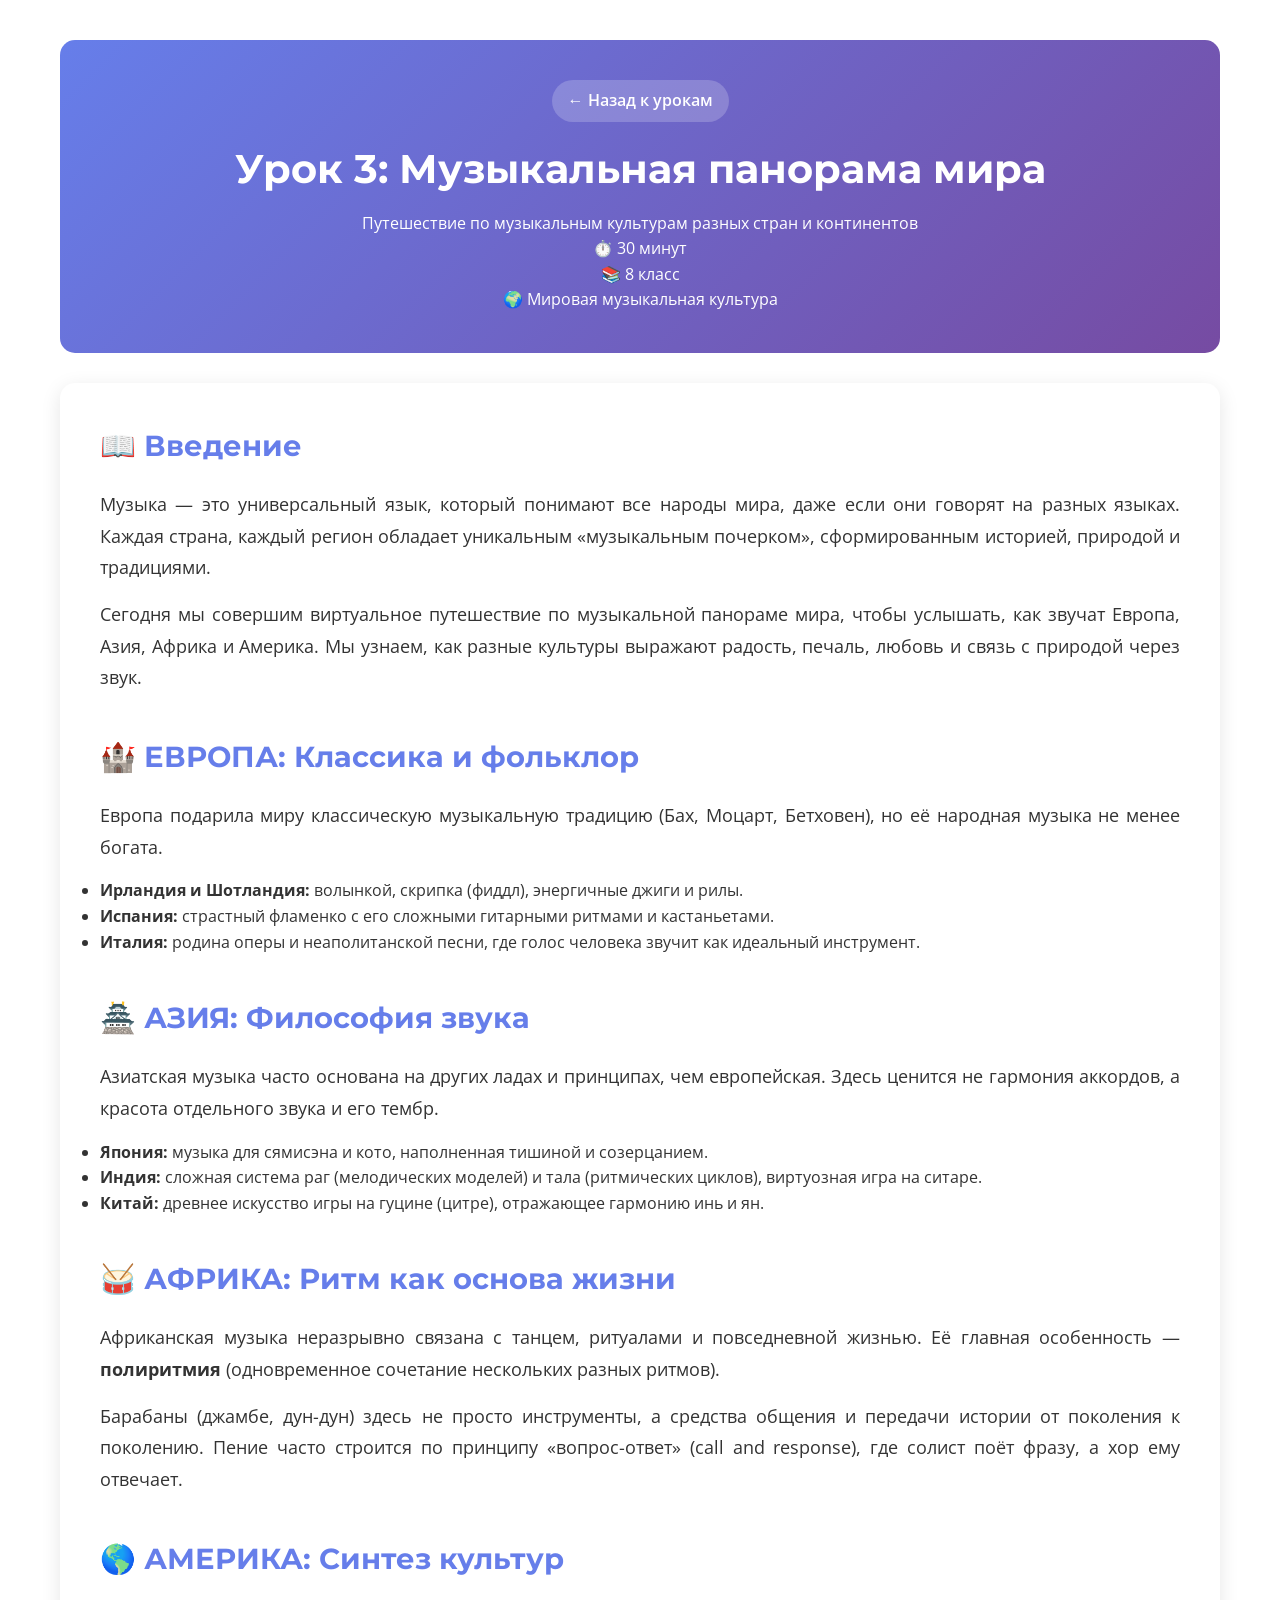
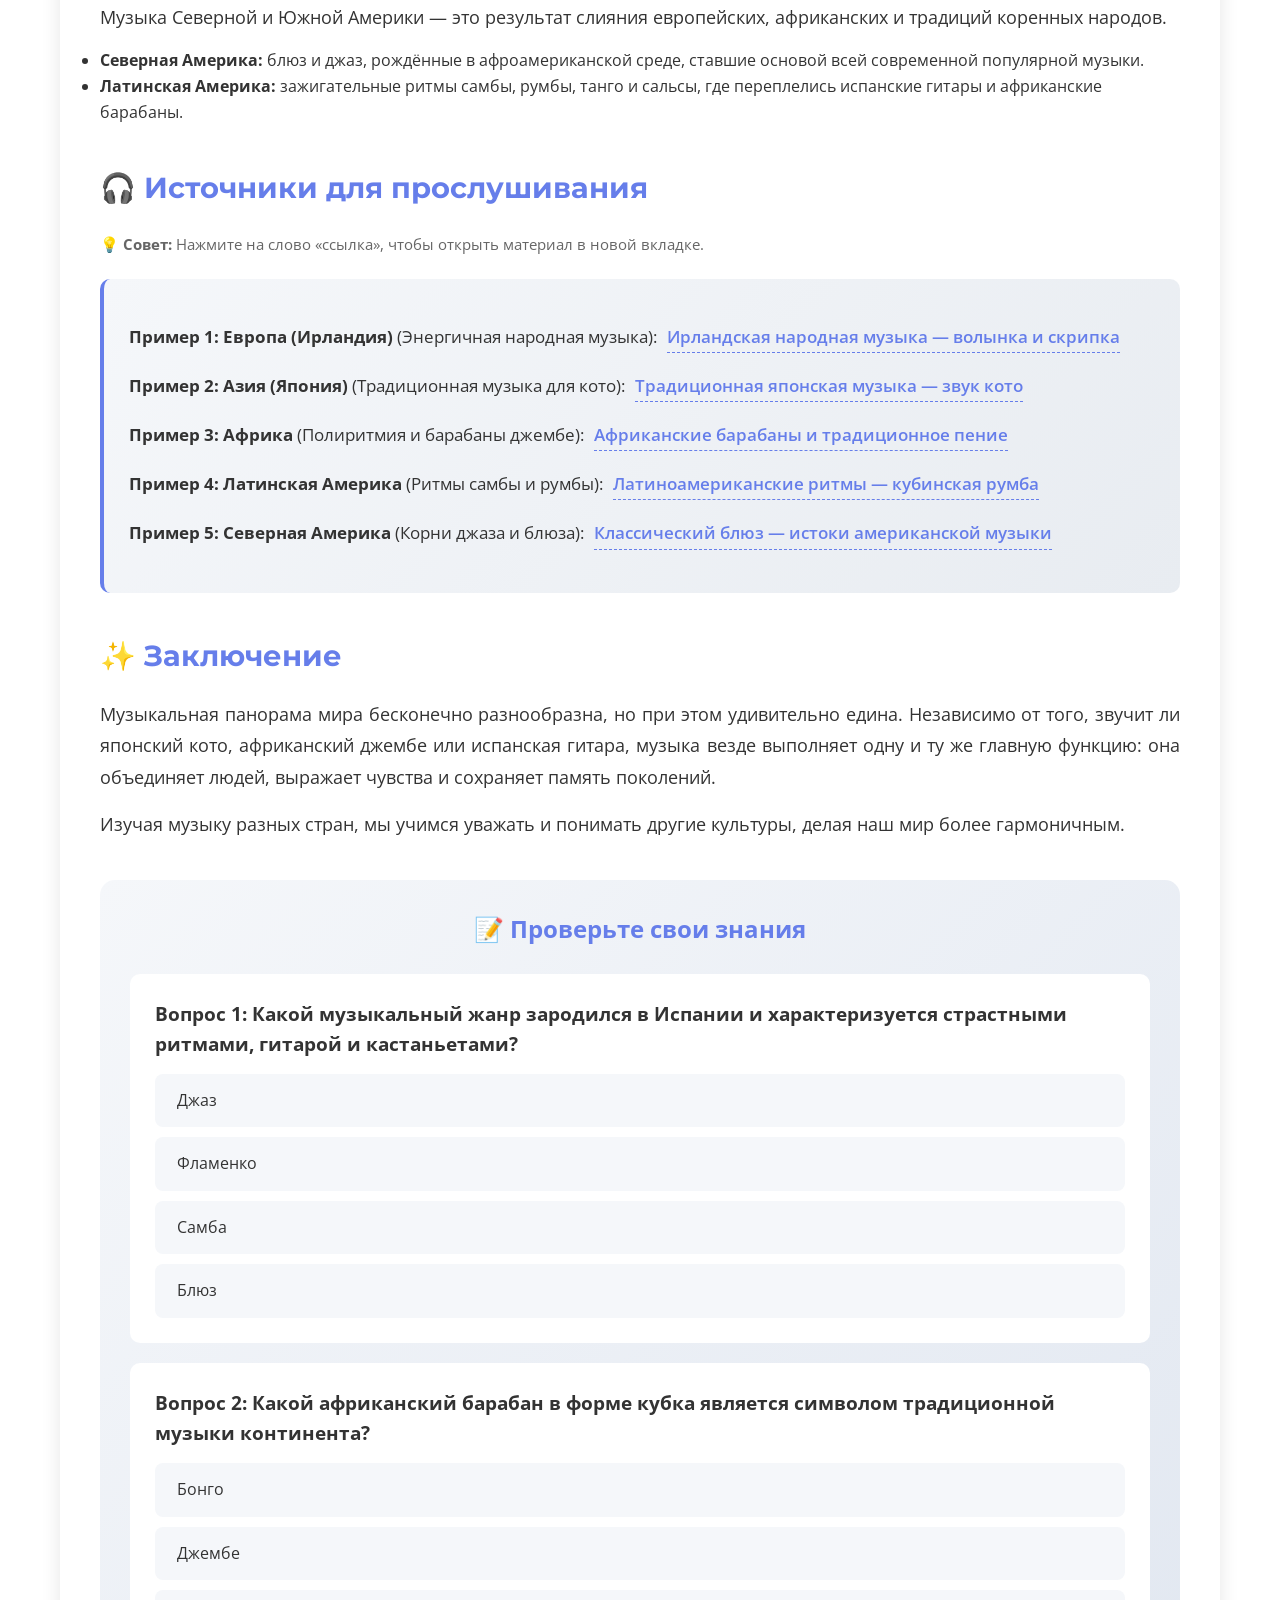
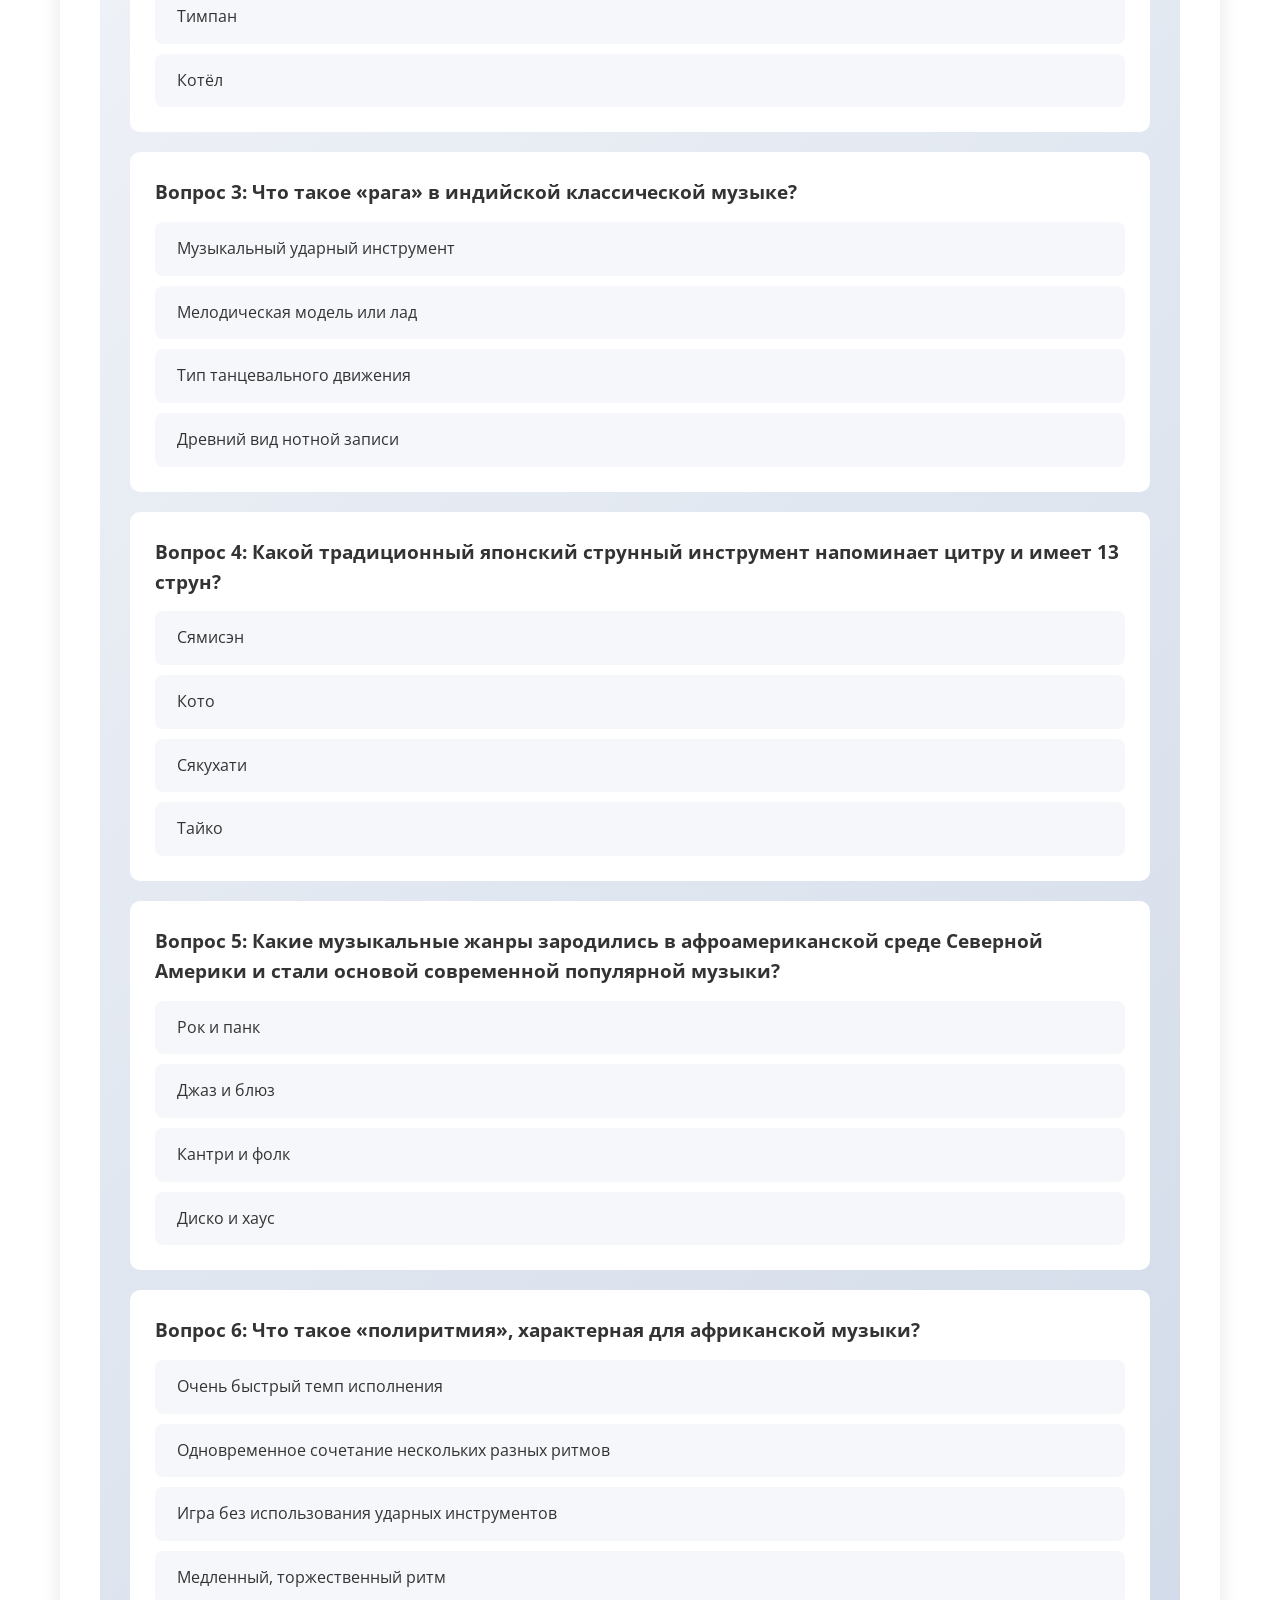
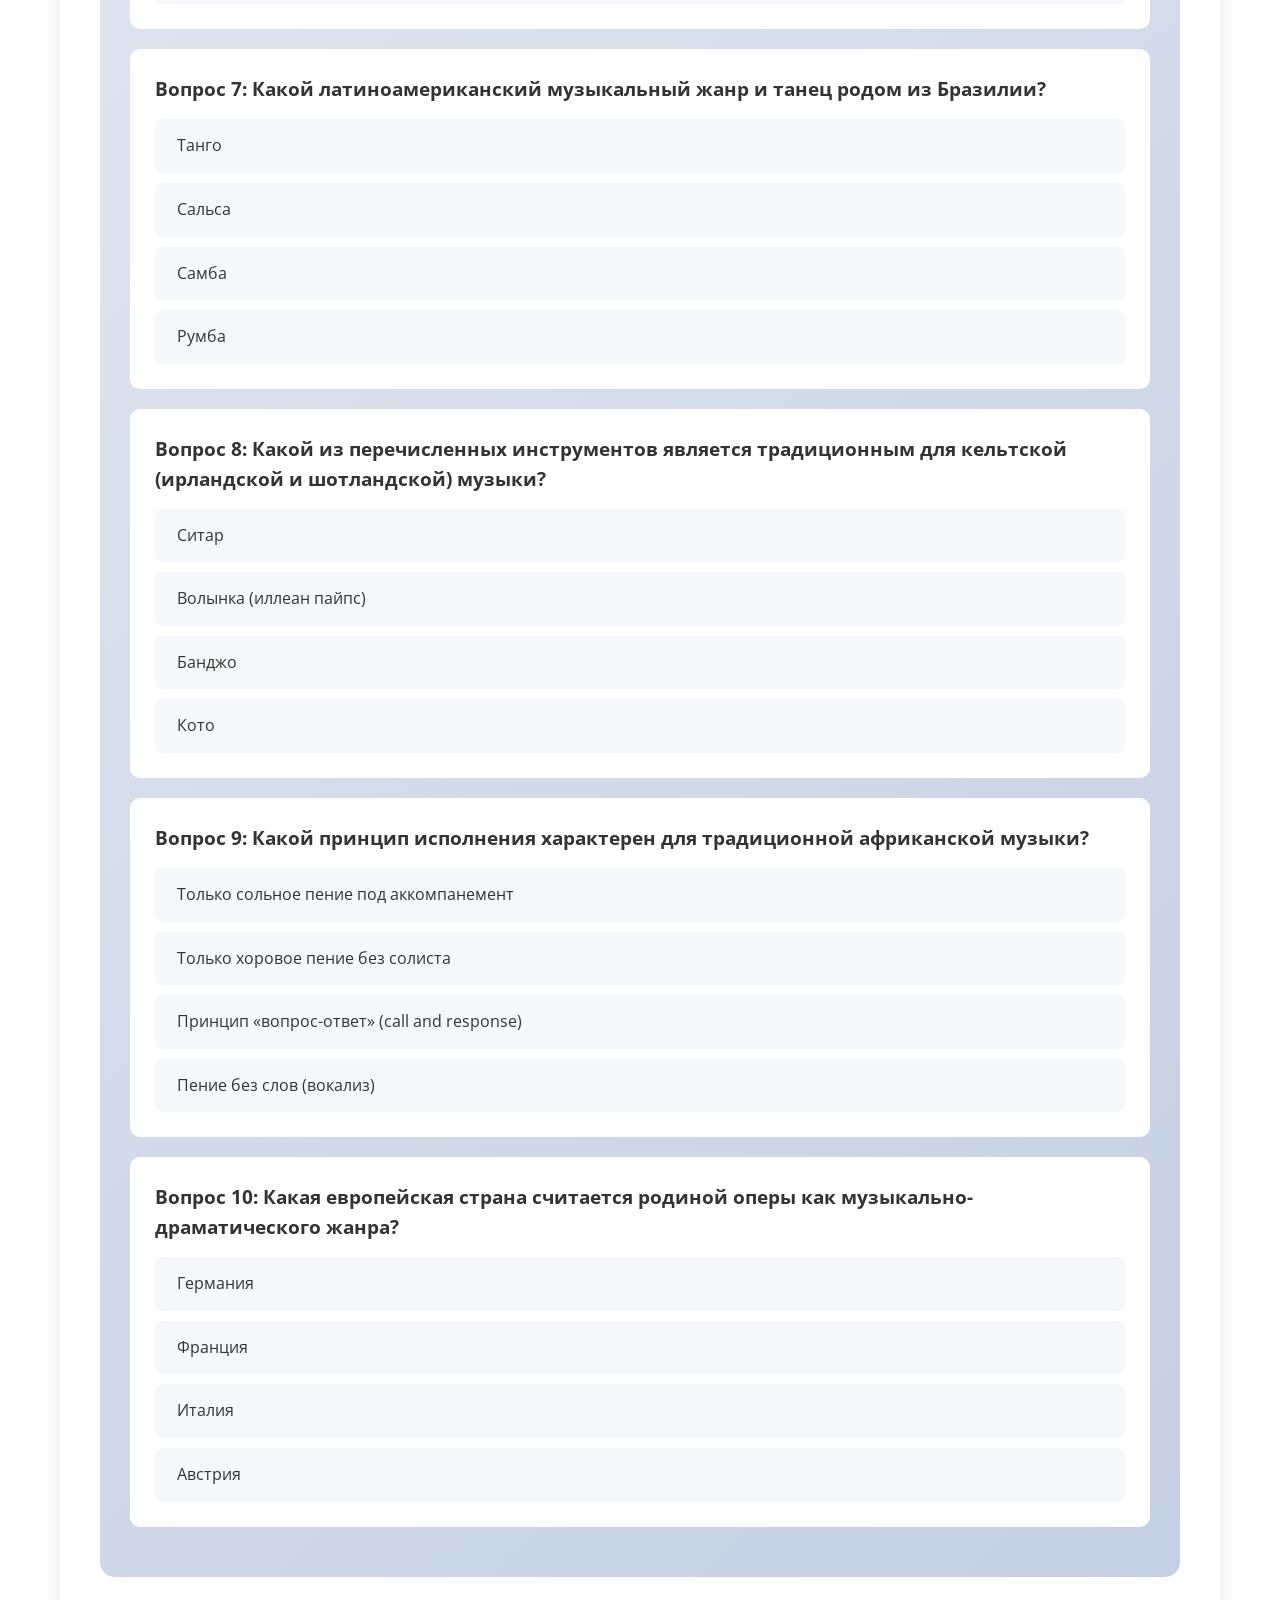
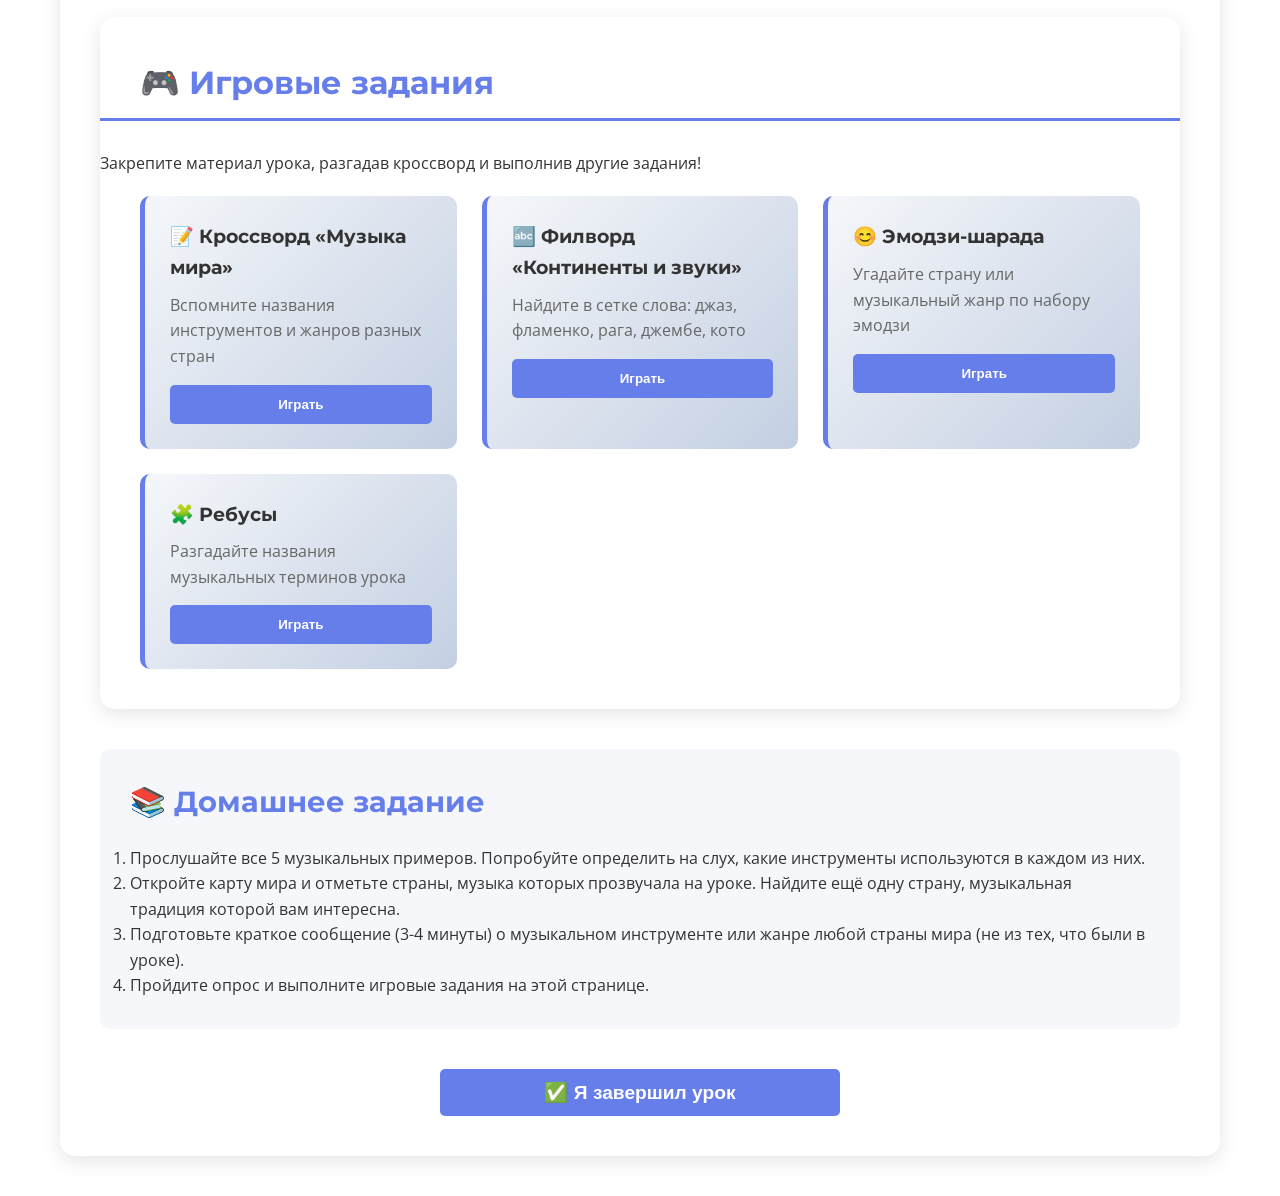
<file: lesson3-grade8.html>
<!DOCTYPE html>
<html lang="ru">
<head>
    <meta charset="UTF-8">
    <meta name="viewport" content="width=device-width, initial-scale=1.0">
    <title>Урок 3: Музыкальная панорама мира - 8 класс</title>
    <link rel="stylesheet" href="style.css">
    <link href="https://fonts.googleapis.com/css2?family=Montserrat:wght@400;600;700&family=Open+Sans:wght@400;600&display=swap" rel="stylesheet">
    
    <!-- Дополнительные стили для красивых ссылок-источников -->
    <style>
        .sources-container {
            background: linear-gradient(135deg, #f5f7fa 0%, #e8ecf1 100%);
            padding: 25px;
            border-radius: 10px;
            border-left: 4px solid #667eea;
        }
        .sources-container p {
            margin: 18px 0;
            line-height: 1.8;
            font-size: 1.05em;
        }
        .source-link {
            display: inline-block;
            color: #667eea;
            text-decoration: none;
            font-weight: 600;
            border-bottom: 1px dashed #667eea;
            margin: 0 6px;
            transition: all 0.2s ease;
        }
        .source-link:hover {
            color: #764ba2;
            border-bottom-style: solid;
            transform: translateY(-1px);
        }
        .separator {
            color: #999;
            margin: 0 2px;
        }
    </style>
</head>
<body>
    <div class="lesson-page">
        <div class="container">
            <!-- ШАПКА УРОКА -->
            <div class="lesson-header">
                <a href="index.html" class="back-btn">← Назад к урокам</a>
                <h1>Урок 3: Музыкальная панорама мира</h1>
                <p class="lesson-subtitle">Путешествие по музыкальным культурам разных стран и континентов</p>
                <div class="lesson-meta">
                    <div class="meta-item">⏱️ 30 минут</div>
                    <div class="meta-item">📚 8 класс</div>
                    <div class="meta-item">🌍 Мировая музыкальная культура</div>
                </div>
            </div>

            <!-- ОСНОВНОЕ СОДЕРЖИМОЕ УРОКА -->
            <div class="lesson-content">
                
                <!-- ВВЕДЕНИЕ -->
                <div class="lesson-section">
                    <h2>📖 Введение</h2>
                    <p>
                        Музыка — это универсальный язык, который понимают все народы мира, 
                        даже если они говорят на разных языках. Каждая страна, каждый регион 
                        обладает уникальным «музыкальным почерком», сформированным историей, 
                        природой и традициями.
                    </p>
                    <p>
                        Сегодня мы совершим виртуальное путешествие по музыкальной панораме мира, 
                        чтобы услышать, как звучат Европа, Азия, Африка и Америка. Мы узнаем, 
                        как разные культуры выражают радость, печаль, любовь и связь с природой 
                        через звук.
                    </p>
                </div>

                <!-- ОСНОВНАЯ ЧАСТЬ 1 -->
                <div class="lesson-section">
                    <h2>🏰 ЕВРОПА: Классика и фольклор</h2>
                    <p>
                        Европа подарила миру классическую музыкальную традицию (Бах, Моцарт, Бетховен), 
                        но её народная музыка не менее богата. 
                    </p>
                    <ul>
                        <li><strong>Ирландия и Шотландия:</strong> волынкой, скрипка (фиддл), энергичные джиги и рилы.</li>
                        <li><strong>Испания:</strong> страстный фламенко с его сложными гитарными ритмами и кастаньетами.</li>
                        <li><strong>Италия:</strong> родина оперы и неаполитанской песни, где голос человека звучит как идеальный инструмент.</li>
                    </ul>
                </div>

                <!-- ОСНОВНАЯ ЧАСТЬ 2 -->
                <div class="lesson-section">
                    <h2>🏯 АЗИЯ: Философия звука</h2>
                    <p>
                        Азиатская музыка часто основана на других ладах и принципах, чем европейская. 
                        Здесь ценится не гармония аккордов, а красота отдельного звука и его тембр.
                    </p>
                    <ul>
                        <li><strong>Япония:</strong> музыка для сямисэна и кото, наполненная тишиной и созерцанием.</li>
                        <li><strong>Индия:</strong> сложная система раг (мелодических моделей) и тала (ритмических циклов), 
                        виртуозная игра на ситаре.</li>
                        <li><strong>Китай:</strong> древнее искусство игры на гуцине (цитре), отражающее гармонию инь и ян.</li>
                    </ul>
                </div>

                <!-- ОСНОВНАЯ ЧАСТЬ 3 -->
                <div class="lesson-section">
                    <h2>🥁 АФРИКА: Ритм как основа жизни</h2>
                    <p>
                        Африканская музыка неразрывно связана с танцем, ритуалами и повседневной жизнью. 
                        Её главная особенность — <strong>полиритмия</strong> (одновременное сочетание нескольких 
                        разных ритмов).
                    </p>
                    <p>
                        Барабаны (джамбе, дун-дун) здесь не просто инструменты, а средства общения и 
                        передачи истории от поколения к поколению. Пение часто строится по принципу 
                        «вопрос-ответ» (call and response), где солист поёт фразу, а хор ему отвечает.
                    </p>
                </div>

                <!-- ОСНОВНАЯ ЧАСТЬ 4 -->
                <div class="lesson-section">
                    <h2>🌎 АМЕРИКА: Синтез культур</h2>
                    <p>
                        Музыка Северной и Южной Америки — это результат слияния европейских, 
                        африканских и традиций коренных народов.
                    </p>
                    <ul>
                        <li><strong>Северная Америка:</strong> блюз и джаз, рождённые в афроамериканской среде, 
                        ставшие основой всей современной популярной музыки.</li>
                        <li><strong>Латинская Америка:</strong> зажигательные ритмы самбы, румбы, танго и сальсы, 
                        где переплелись испанские гитары и африканские барабаны.</li>
                    </ul>
                </div>

                <!-- ИСТОЧНИКИ ДЛЯ ПРОСЛУШИВАНИЯ -->
                <div class="lesson-section">
                    <h2>🎧 Источники для прослушивания</h2>
                    <p style="margin-bottom: 20px; color: #666; font-size: 0.95em;">
                        💡 <strong>Совет:</strong> Нажмите на слово «ссылка», чтобы открыть материал в новой вкладке.
                    </p>
                    
                    <div class="sources-container">
                        <p>
                            <strong>Пример 1: Европа (Ирландия)</strong> (Энергичная народная музыка): 
                            <a href="https://vkvideo.ru/video-111654097_456239201" target="_blank" class="source-link">Ирландская народная музыка — волынка и скрипка</a>
                        </p>

                        <p>
                            <strong>Пример 2: Азия (Япония)</strong> (Традиционная музыка для кото): 
                            <a href="https://vkvideo.ru/video-14374356_456239567" target="_blank" class="source-link">Традиционная японская музыка — звук кото</a>
                        </p>

                        <p>
                            <strong>Пример 3: Африка</strong> (Полиритмия и барабаны джембе): 
                            <a href="https://vkvideo.ru/video-851904_456240789" target="_blank" class="source-link">Африканские барабаны и традиционное пение</a>
                        </p>

                        <p>
                            <strong>Пример 4: Латинская Америка</strong> (Ритмы самбы и румбы): 
                            <a href="https://vkvideo.ru/video-195667985_456244123" target="_blank" class="source-link">Латиноамериканские ритмы — кубинская румба</a>
                        </p>

                        <p>
                            <strong>Пример 5: Северная Америка</strong> (Корни джаза и блюза): 
                            <a href="https://vkvideo.ru/video-111654097_456239245" target="_blank" class="source-link">Классический блюз — истоки американской музыки</a>
                        </p>
                    </div>
                </div>

                <!-- ЗАКЛЮЧЕНИЕ -->
                <div class="lesson-section">
                    <h2>✨ Заключение</h2>
                    <p>
                        Музыкальная панорама мира бесконечно разнообразна, но при этом удивительно 
                        едина. Независимо от того, звучит ли японский кото, африканский джембе 
                        или испанская гитара, музыка везде выполняет одну и ту же главную функцию: 
                        она объединяет людей, выражает чувства и сохраняет память поколений.
                    </p>
                    <p>
                        Изучая музыку разных стран, мы учимся уважать и понимать другие культуры, 
                        делая наш мир более гармоничным.
                    </p>
                </div>

                <!-- ОПРОС -->
                <div class="quiz-container" id="quiz">
                    <h2>📝 Проверьте свои знания</h2>
                    <div id="quiz-content">
                        <!-- Вопросы загрузятся автоматически из quiz.js -->
                    </div>
                </div>

                <!-- ИГРОВЫЕ ЗАДАНИЯ -->
                <div class="games-section" style="margin-top: 40px">
                    <h2>🎮 Игровые задания</h2>
                    <p style="margin-bottom: 20px">
                        Закрепите материал урока, разгадав кроссворд и выполнив другие задания!
                    </p>

                    <div class="games-grid">
                        <div class="game-card">
                            <h3>📝 Кроссворд «Музыка мира»</h3>
                            <p>Вспомните названия инструментов и жанров разных стран</p>
                            <button onclick="openGame('crossword', 8, 3)">Играть</button>
                        </div>
                        <div class="game-card">
                            <h3>🔤 Филворд «Континенты и звуки»</h3>
                            <p>Найдите в сетке слова: джаз, фламенко, рага, джембе, кото</p>
                            <button onclick="openGame('wordsearch', 8, 3)">Играть</button>
                        </div>
                        <div class="game-card">
                            <h3>😊 Эмодзи-шарада</h3>
                            <p>Угадайте страну или музыкальный жанр по набору эмодзи</p>
                            <button onclick="openGame('emoji', 8, 3)">Играть</button>
                        </div>
                        <div class="game-card">
                            <h3>🧩 Ребусы</h3>
                            <p>Разгадайте названия музыкальных терминов урока</p>
                            <button onclick="openGame('rebus', 8, 3)">Играть</button>
                        </div>
                    </div>
                </div>

                <!-- ДОМАШНЕЕ ЗАДАНИЕ -->
                <div class="lesson-section" style="background: #f5f7fa; padding: 30px; border-radius: 10px; margin-top: 40px">
                    <h2>📚 Домашнее задание</h2>
                    <ol>
                        <li>
                            Прослушайте все 5 музыкальных примеров. Попробуйте определить 
                            на слух, какие инструменты используются в каждом из них.
                        </li>
                        <li>
                            Откройте карту мира и отметьте страны, музыка которых прозвучала 
                            на уроке. Найдите ещё одну страну, музыкальная традиция которой 
                            вам интересна.
                        </li>
                        <li>
                            Подготовьте краткое сообщение (3-4 минуты) о музыкальном инструменте 
                            или жанре любой страны мира (не из тех, что были в уроке).
                        </li>
                        <li>
                            Пройдите опрос и выполните игровые задания на этой странице.
                        </li>
                    </ol>
                </div>

                <!-- КНОПКА ЗАВЕРШЕНИЯ -->
                <div style="text-align: center; margin-top: 40px">
                    <button class="start-btn" onclick="completeLesson(8, 3)" style="max-width: 400px; font-size: 1.2em">
                        ✅ Я завершил урок
                    </button>
                </div>
            </div>
            <!-- Конец lesson-content -->
        </div>
        <!-- Конец container -->
    </div>
    <!-- Конец lesson-page -->

    <!-- ПОДКЛЮЧЕНИЕ СКРИПТОВ -->
    <script src="script.js"></script>
    <script src="quiz.js"></script>
    <script src="games.js"></script>
</body>
</html>
</file>
<file: style.css>
/* =========================================
   0. CSS ПЕРЕМЕННЫЕ (ИСПРАВЛЕНИЕ КРИТИЧЕСКОЙ ОШИБКИ)
   ========================================= */
:root {
    --primary-color: #667eea;
    --secondary-color: #764ba2;
    --bg-color: #f5f7fa;
    --light-color: #e0e0e0;
    --text-color: #333333;
    --shadow: 0 5px 20px rgba(0, 0, 0, 0.1);
    --success-color: #4CAF50;
    --error-color: #f44336;
    --warning-color: #fdcb6e;
}

/* =========================================
   1. ГЛОБАЛЬНЫЕ СТИЛИ И СБРОС
   ========================================= */
* {
    margin: 0;
    padding: 0;
    box-sizing: border-box;
}

body {
    font-family: 'Open Sans', 'Roboto', sans-serif;
    line-height: 1.6;
    color: var(--text-color);
    background: linear-gradient(135deg, #667eea 0%, #764ba2 100%);
    min-height: 100vh;
}

.container {
    max-width: 1200px;
    margin: 0 auto;
    padding: 0 20px;
}

/* =========================================
   2. ШАПКА И НАВИГАЦИЯ
   ========================================= */
.main-header {
    background: rgba(255, 255, 255, 0.95);
    padding: 40px 0;
    text-align: center;
    box-shadow: 0 2px 10px rgba(0,0,0,0.1);
}

.main-header h1 {
    font-family: 'Montserrat', sans-serif;
    font-size: 3em;
    color: var(--primary-color);
    margin-bottom: 10px;
}

.subtitle {
    font-size: 1.2em;
    color: #666;
}

.main-nav {
    background: rgba(255, 255, 255, 0.95);
    padding: 15px 0;
    position: sticky;
    top: 0;
    z-index: 100;
    box-shadow: 0 2px 5px rgba(0,0,0,0.1);
}

.main-nav ul {
    list-style: none;
    display: flex;
    justify-content: center;
    gap: 30px;
    flex-wrap: wrap;
}

.grade-btn, .back-btn {
    display: inline-block;
    padding: 10px 25px;
    background: var(--primary-color);
    color: white;
    text-decoration: none;
    border-radius: 25px;
    font-weight: 600;
    transition: all 0.3s;
}

.grade-btn:hover, .back-btn:hover {
    background: var(--secondary-color);
    transform: translateY(-2px);
    box-shadow: 0 5px 15px rgba(0,0,0,0.2);
}

/* =========================================
   3. СЕКЦИИ И СЕТКИ (Главная страница)
   ========================================= */
.grade-section, .games-section {
    background: white;
    margin: 30px auto;
    border-radius: 15px;
    box-shadow: var(--shadow);
    overflow: hidden;
}

.grade-section > h2, .games-section > h2 {
    font-family: 'Montserrat', sans-serif;
    font-size: 2em;
    color: var(--primary-color);
    padding: 40px 40px 10px 40px;
    margin-bottom: 30px;
    border-bottom: 3px solid var(--primary-color);
}

.lessons-grid, .games-grid {
    display: grid;
    grid-template-columns: repeat(auto-fill, minmax(300px, 1fr));
    gap: 25px;
    padding: 0 40px 40px 40px;
}

.lesson-card, .game-card {
    background: linear-gradient(135deg, #f5f7fa 0%, #c3cfe2 100%);
    padding: 25px;
    border-radius: 10px;
    border-left: 5px solid var(--primary-color);
    transition: all 0.3s;
    animation: fadeIn 0.5s ease-out;
}

.lesson-card:hover, .game-card:hover {
    transform: translateY(-5px);
    box-shadow: 0 10px 25px rgba(0,0,0,0.15);
}

.lesson-card h3, .game-card h3 {
    font-family: 'Montserrat', sans-serif;
    color: var(--text-color);
    margin-bottom: 10px;
    font-size: 1.2em;
}

.lesson-card p, .game-card p {
    color: #666;
    margin-bottom: 15px;
}

.start-btn, .game-card button {
    background: var(--primary-color);
    color: white;
    border: none;
    padding: 12px 25px;
    border-radius: 5px;
    cursor: pointer;
    font-weight: 600;
    transition: all 0.3s;
    width: 100%;
}

.start-btn:hover, .game-card button:hover {
    background: var(--secondary-color);
    transform: scale(1.02);
}

/* =========================================
   4. СВОРАЧИВАЕМЫЕ СЕКЦИИ (Аккордеон)
   ========================================= */
.grade-header, .games-section .grade-header {
    display: flex;
    justify-content: space-between;
    align-items: center;
    cursor: pointer;
    padding: 25px 40px;
    background: linear-gradient(135deg, #667eea 0%, #764ba2 100%);
    transition: all 0.3s ease;
    user-select: none;
}

.grade-header:hover, .games-section .grade-header:hover {
    background: linear-gradient(135deg, #764ba2 0%, #667eea 100%);
}

.grade-header h2 {
    margin: 0;
    color: white;
    font-family: 'Montserrat', sans-serif;
    font-size: 2em;
    border: none;
    padding: 0;
}

.grade-arrow {
    font-size: 1.5em;
    color: white;
    transition: transform 0.3s ease;
}

.grade-section.collapsed .grade-arrow,
.games-section.collapsed .grade-arrow {
    transform: rotate(-90deg);
}

.grade-section.collapsed .grade-header,
.games-section.collapsed .grade-header {
    border-radius: 15px;
}

.grade-section:not(.collapsed) .grade-header,
.games-section:not(.collapsed) .grade-header {
    border-radius: 15px 15px 0 0;
}

.grade-content {
    max-height: 0;
    overflow: hidden;
    transition: max-height 0.5s ease-out, margin 0.3s ease;
}

.grade-section:not(.collapsed) .grade-content,
.games-section:not(.collapsed) .grade-content {
    max-height: 10000px;
}

/* =========================================
   5. СТРАНИЦА УРОКА
   ========================================= */
.lesson-page {
    background: white;
    min-height: 100vh;
    padding: 40px 0;
}

.back-btn {
    margin-bottom: 15px;
    padding: 8px 16px;
    background: rgba(255, 255, 255, 0.2);
}

.back-btn:hover {
    background: rgba(255, 255, 255, 0.4);
    transform: translateX(-5px);
}

.lesson-header {
    background: linear-gradient(135deg, #667eea 0%, #764ba2 100%);
    color: white;
    padding: 40px;
    border-radius: 15px;
    margin-bottom: 30px;
    text-align: center;
}

.lesson-header h1 {
    font-family: 'Montserrat', sans-serif;
    font-size: 2.5em;
    margin-bottom: 10px;
}

.lesson-meta-header {
    display: flex;
    gap: 2rem;
    justify-content: center;
    margin-top: 1rem;
    font-size: 1rem;
    opacity: 0.9;
}

.lesson-content {
    background: white;
    padding: 40px;
    border-radius: 15px;
    box-shadow: var(--shadow);
}

.lesson-section {
    margin-bottom: 40px;
}

.lesson-section h2 {
    color: var(--primary-color);
    font-family: 'Montserrat', sans-serif;
    margin-bottom: 20px;
    font-size: 1.8em;
}

.lesson-section p {
    margin-bottom: 15px;
    text-align: justify;
    font-size: 1.1em;
    line-height: 1.8;
}

.lesson-image {
    width: 100%;
    border-radius: 10px;
    margin: 20px 0;
    box-shadow: var(--shadow);
}

.image-caption {
    text-align: center;
    font-style: italic;
    color: #636e72;
    margin-top: 0.5rem;
    font-size: 0.9rem;
}

.info-box {
    background: linear-gradient(135deg, #fff5e6, #ffe8cc);
    border-left: 4px solid var(--warning-color);
    padding: 1.5rem;
    margin: 1.5rem 0;
    border-radius: 8px;
}

.folk-text {
    font-style: italic;
    line-height: 1.8;
    color: #2d3436;
}

.terms-box {
    background: var(--bg-color);
    padding: 2rem;
    border-radius: 10px;
    margin: 2rem 0;
}

.terms-box ul {
    list-style: none;
    padding: 0;
}

.terms-box li {
    margin-bottom: 1rem;
    padding-left: 1.5rem;
    position: relative;
}

.terms-box li::before {
    content: '♪';
    position: absolute;
    left: 0;
    color: var(--primary-color);
    font-weight: bold;
}

.lesson-navigation {
    display: flex;
    justify-content: space-between;
    margin: 3rem 0;
    gap: 1rem;
}

.btn-prev, .btn-next {
    padding: 1rem 2rem;
    background: var(--primary-color);
    color: white;
    border: none;
    border-radius: 8px;
    cursor: pointer;
    font-size: 1rem;
    text-decoration: none;
    display: inline-block;
    transition: transform 0.2s;
    text-align: center;
}

.btn-prev:hover, .btn-next:hover {
    background: var(--secondary-color);
    transform: scale(1.05);
}

/* =========================================
   6. МЕДИА И АУДИО
   ========================================= */
.audio-section {
    background: var(--bg-color);
    padding: 1.5rem;
    border-radius: 10px;
    margin: 1.5rem 0;
    border-left: 4px solid var(--primary-color);
}

.audio-player {
    width: 100%;
    margin: 1rem 0;
}

.source-info {
    font-size: 0.85rem;
    color: #636e72;
    font-style: italic;
    margin-top: 0.5rem;
}

.sources-container {
    background: linear-gradient(135deg, #f5f7fa 0%, #e8ecf1 100%);
    padding: 25px;
    border-radius: 10px;
    border-left: 4px solid var(--primary-color);
}

.media-container {
    margin: 15px 0;
    background: linear-gradient(135deg, #f5f7fa 0%, #e8ecf1 100%);
    padding: 15px;
    border-radius: 10px;
    border-left: 4px solid var(--primary-color);
}

.vk-video-container {
    position: relative;
    width: 100%;
    border-radius: 8px;
    overflow: hidden;
    box-shadow: 0 4px 10px rgba(0,0,0,0.1);
    background: #000;
}

.vk-video-container iframe {
    display: block;
    width: 100%;
    border: none;
}

/* =========================================
   7. ОПРОС (QUIZ)
   ========================================= */
.quiz-container, .quiz-section {
    background: linear-gradient(135deg, #f5f7fa 0%, #c3cfe2 100%);
    padding: 30px;
    border-radius: 15px;
    margin-top: 40px;
}

.quiz-container h2, .quiz-section h2 {
    color: var(--primary-color);
    margin-bottom: 25px;
    text-align: center;
}

.quiz-question {
    background: white;
    padding: 25px;
    border-radius: 10px;
    margin-bottom: 20px;
}

.quiz-question h3, .quiz-question h4 {
    margin-bottom: 15px;
    color: var(--text-color);
}

.quiz-options {
    display: flex;
    flex-direction: column;
    gap: 10px;
}

.quiz-option {
    padding: 12px 20px;
    background: var(--bg-color);
    border: 2px solid transparent;
    border-radius: 8px;
    cursor: pointer;
    transition: all 0.3s;
    text-align: left;
    font-size: 1rem;
}

.quiz-option:hover {
    background: var(--light-color);
    border-color: var(--primary-color);
}

.quiz-option.correct {
    background: var(--success-color);
    color: white;
    border-color: var(--success-color);
}

.quiz-option.incorrect {
    background: var(--error-color);
    color: white;
    border-color: var(--error-color);
}

.result-message {
    padding: 1rem;
    border-radius: 8px;
    margin-top: 1rem;
    text-align: center;
    font-weight: 500;
}

.result-message.success {
    background: #d4edda;
    color: #155724;
}

.result-message.error {
    background: #f8d7da;
    color: #721c24;
}

/* =========================================
   8. ИГРЫ (Кроссворд, Филворд, Эмодзи, Ребусы)
   ========================================= */
.game-container, .game-section {
    background: white;
    padding: 30px;
    border-radius: 15px;
    margin: 30px auto;
    max-width: 900px;
    box-shadow: var(--shadow);
}

.game-section h2 {
    text-align: center;
    color: var(--primary-color);
    margin-bottom: 30px;
}

.game-block {
    background: var(--bg-color);
    padding: 2rem;
    border-radius: 15px;
    box-shadow: var(--shadow);
    margin-bottom: 2rem;
}

.game-block h3 {
    color: var(--primary-color);
    margin-bottom: 1rem;
    text-align: center;
}

/* --- Упрощенный кроссворд (для inline) --- */
.crossword-simple {
    display: flex;
    flex-direction: column;
    gap: 1rem;
    margin-bottom: 1rem;
}

.crossword-item input {
    padding: 0.8rem;
    font-size: 1rem;
    border: 2px solid var(--light-color);
    border-radius: 5px;
    margin-top: 0.5rem;
    width: 100%;
    max-width: 300px;
    transition: border-color 0.3s;
}

.crossword-item input:focus {
    outline: none;
    border-color: var(--primary-color);
}

/* --- Продвинутый кроссворд и филворд --- */
.crossword-wrapper, .wordsearch-wrapper {
    background: white;
    padding: 30px;
    border-radius: 15px;
    box-shadow: var(--shadow);
    max-width: 900px;
    margin: 0 auto 30px auto;
}

.crossword-title, .wordsearch-title {
    font-family: 'Montserrat', sans-serif;
    color: var(--primary-color);
    font-size: 2em;
    margin-bottom: 25px;
    text-align: center;
    border-bottom: 3px solid var(--primary-color);
    padding-bottom: 10px;
}

.crossword-grid, .wordsearch-grid {
    display: grid;
    gap: 2px;
    margin: 30px auto;
    background: #333;
    padding: 10px;
    border-radius: 10px;
    box-shadow: 0 5px 15px rgba(0,0,0,0.2);
}

.crossword-grid { max-width: 600px; }
.wordsearch-grid { max-width: 500px; }

.crossword-cell, .wordsearch-cell {
    background: white;
    display: flex;
    align-items: center;
    justify-content: center;
    font-weight: bold;
    position: relative;
    transition: all 0.2s ease;
}

.crossword-cell { width: 40px; height: 40px; font-size: 1.2em; }
.wordsearch-cell { width: 35px; height: 35px; font-size: 1.1em; cursor: pointer; user-select: none; border-radius: 3px; }

.crossword-cell.active { background: white; box-shadow: inset 0 0 0 1px #ddd; }
.crossword-cell.active:hover { background: #f0f0f0; transform: scale(1.05); }
.crossword-cell.black { background: #333; }

.crossword-cell input {
    width: 100%; height: 100%; border: none; text-align: center;
    font-size: 1.3em; font-weight: bold; text-transform: uppercase;
    background: transparent; color: var(--text-color); outline: none; padding: 0; margin: 0;
}

.crossword-cell input:focus {
    background: #e3f2fd;
    box-shadow: inset 0 0 0 2px var(--primary-color);
}

.cell-number {
    position: absolute; top: 2px; left: 3px;
    font-size: 10px; font-weight: bold; color: var(--primary-color);
    pointer-events: none; z-index: 10;
}

.wordsearch-cell:hover { background: #e3f2fd; transform: scale(1.1); }
.wordsearch-cell.selected { background: var(--primary-color) !important; color: white !important; transform: scale(1.1); box-shadow: 0 0 10px rgba(102, 126, 234, 0.5); }
.wordsearch-cell.found { background: var(--success-color) !important; color: white !important; animation: wordFound 0.5s ease; }

.crossword-clues, .wordsearch-words {
    background: linear-gradient(135deg, #f5f7fa 0%, #c3cfe2 100%);
    padding: 25px;
    border-radius: 10px;
    margin: 30px 0;
}

.crossword-clues h3, .wordsearch-words h3 {
    font-family: 'Montserrat', sans-serif;
    color: var(--primary-color);
    font-size: 1.5em;
    margin-bottom: 15px;
    text-align: center;
}

.clues-list {
    display: grid;
    grid-template-columns: repeat(auto-fill, minmax(250px, 1fr));
    gap: 15px;
}

.clue-item {
    background: white;
    padding: 12px 15px;
    border-radius: 8px;
    border-left: 4px solid var(--primary-color);
    font-size: 1em;
    line-height: 1.4;
    transition: all 0.2s ease;
}

.clue-item:hover { transform: translateX(5px); box-shadow: 0 3px 10px rgba(0,0,0,0.1); }
.clue-item strong { color: var(--primary-color); font-size: 1.1em; margin-right: 5px; }

.words-list {
    display: flex;
    flex-wrap: wrap;
    gap: 10px;
    justify-content: center;
    list-style: none;
    padding: 0;
}

.wordsearch-list li {
    background: var(--bg-color);
    padding: 0.5rem 1rem;
    border-radius: 5px;
    font-weight: 500;
}

.word-item {
    display: inline-block;
    padding: 10px 20px;
    background: white;
    color: var(--primary-color);
    border-radius: 20px;
    font-weight: 600;
    font-size: 1em;
    border: 2px solid var(--primary-color);
    transition: all 0.3s ease;
    box-shadow: 0 2px 5px rgba(0,0,0,0.1);
}

.word-item:hover { background: var(--primary-color); color: white; transform: translateY(-2px); box-shadow: 0 5px 15px rgba(102, 126, 234, 0.4); }
.word-item.found { background: var(--success-color) !important; color: white !important; border-color: var(--success-color) !important; text-decoration: line-through; opacity: 0.7; }

.check-btn, .btn-submit {
    background: linear-gradient(135deg, var(--primary-color) 0%, var(--secondary-color) 100%);
    color: white; border: none; padding: 15px 40px; border-radius: 25px;
    font-size: 1.1em; font-weight: 600; cursor: pointer; display: block;
    margin: 20px auto; transition: all 0.3s ease; box-shadow: 0 5px 15px rgba(102, 126, 234, 0.4);
}
.check-btn:hover, .btn-submit:hover { transform: translateY(-3px); box-shadow: 0 8px 20px rgba(102, 126, 234, 0.6); }

.crossword-result {
    text-align: center; font-size: 1.3em; font-weight: bold; color: var(--primary-color);
    margin-top: 20px; padding: 15px; background: linear-gradient(135deg, #f5f7fa 0%, #c3cfe2 100%); border-radius: 10px;
}

/* --- Эмодзи и Ребусы --- */
.emoji-game { 
    text-align: center; 
    padding: 2rem;
}

.emoji-display, .emoji-puzzle { 
    font-size: 5rem; 
    margin: 1rem 0; 
    padding: 30px; 
    background: var(--bg-color); 
    border-radius: 15px; 
    letter-spacing: 1rem;
}

.game-input {
    padding: 1rem;
    font-size: 1.1rem;
    border: 2px solid var(--light-color);
    border-radius: 8px;
    width: 100%;
    max-width: 400px;
    margin: 1rem auto;
    display: block;
}

.game-input:focus {
    outline: none;
    border-color: var(--primary-color);
}

.hint {
    color: #636e72;
    font-style: italic;
    margin: 1rem 0;
    text-align: center;
}

.rebus-item {
    background: var(--bg-color);
    padding: 1.5rem;
    border-radius: 10px;
    margin-bottom: 1.5rem;
    text-align: center;
}

.rebus-input {
    padding: 0.8rem;
    font-size: 1rem;
    border: 2px solid var(--light-color);
    border-radius: 8px;
    width: 100%;
    max-width: 300px;
    margin: 1rem auto;
    display: block;
}

.rebus-input:focus {
    outline: none;
    border-color: var(--primary-color);
}

.rebus-result {
    margin-top: 1rem;
}

.wordsearch-progress {
    background: linear-gradient(135deg, #f5f7fa 0%, #c3cfe2 100%);
    padding: 20px; border-radius: 10px; margin: 20px 0;
}

.progress-bar {
    background: var(--light-color); height: 30px; border-radius: 15px; overflow: hidden;
    margin-bottom: 10px; box-shadow: inset 0 2px 5px rgba(0,0,0,0.1);
}

.progress-fill {
    background: linear-gradient(90deg, var(--success-color) 0%, #8BC34A 100%); height: 100%;
    transition: width 0.5s ease; display: flex; align-items: center;
    justify-content: center; color: white; font-weight: bold; font-size: 0.9em;
}

.progress-text { text-align: center; font-size: 1.1em; color: var(--primary-color); font-weight: 600; margin: 0; }

/* =========================================
   9. ФУТЕР И АНИМАЦИИ
   ========================================= */
.main-footer, footer {
    background: rgba(0,0,0,0.3);
    color: white;
    text-align: center;
    padding: 30px 0;
    margin-top: 50px;
}

@keyframes fadeIn {
    from { opacity: 0; transform: translateY(20px); }
    to { opacity: 1; transform: translateY(0); }
}

@keyframes wordFound {
    0%, 100% { transform: scale(1); }
    50% { transform: scale(1.3); }
}

/* =========================================
   10. АДАПТИВНОСТЬ
   ========================================= */
@media (max-width: 768px) {
    .main-header h1 { font-size: 2em; }
    .grade-header, .games-section .grade-header { padding: 15px 20px; }
    .grade-header h2 { font-size: 1.3em; }
    .grade-arrow { font-size: 1.2em; }
    .lessons-grid, .games-grid { grid-template-columns: 1fr; padding: 0 20px 20px 20px; }
    
    .lesson-content { padding: 20px; }
    .lesson-header h1 { font-size: 1.8em; }
    .lesson-meta-header { 
        flex-direction: column; 
        gap: 0.5rem; 
    }
    .lesson-meta { gap: 10px; }
    
    .crossword-cell { width: 30px; height: 30px; }
    .crossword-cell input { font-size: 1em; }
    .cell-number { font-size: 8px; top: 1px; left: 2px; }
    .wordsearch-cell { width: 28px; height: 28px; font-size: 0.9em; }
    .clues-list { grid-template-columns: 1fr; }
    .crossword-wrapper, .wordsearch-wrapper, .game-container, .game-block { padding: 20px; }
    .vk-video-container iframe { height: 200px !important; }
    .progress-bar { height: 25px; }
    .progress-text { font-size: 0.9em; }
    .emoji-display, .emoji-puzzle { font-size: 3rem; letter-spacing: 0.5rem; }
}
</file>
